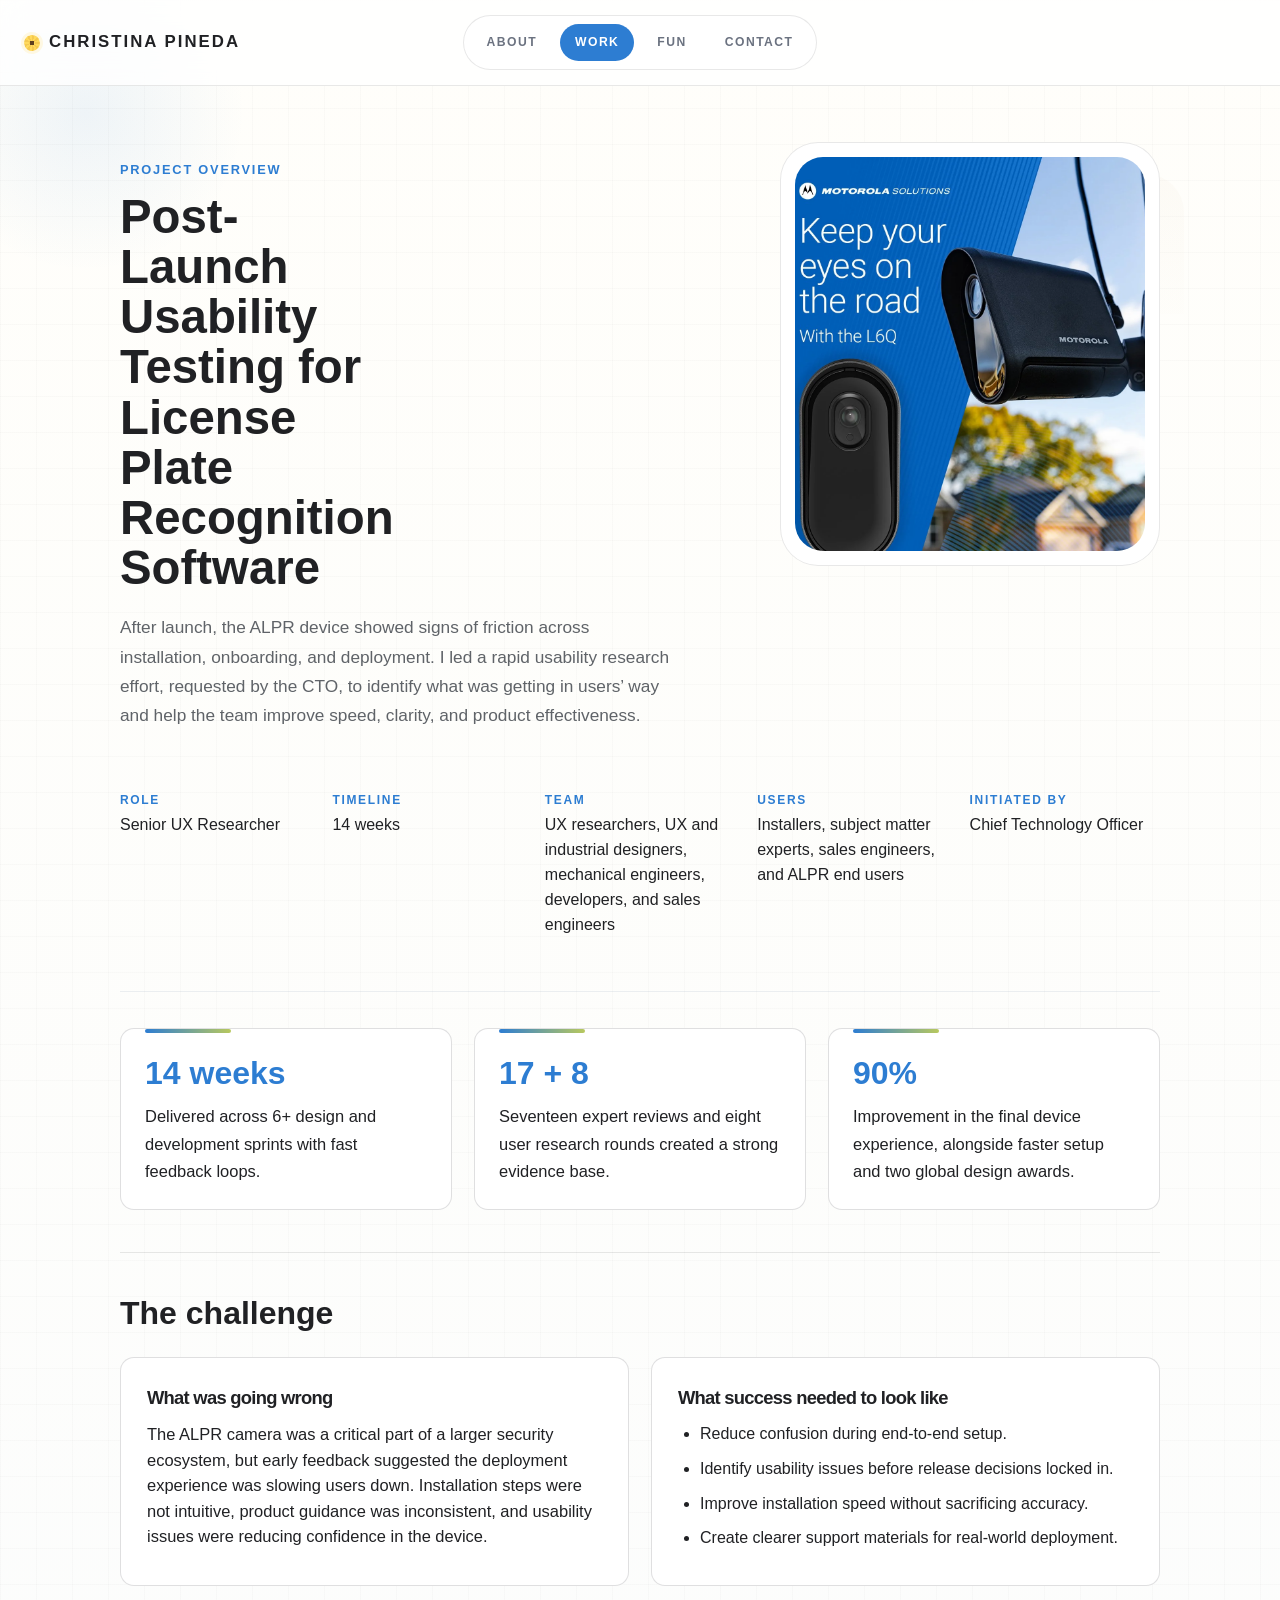
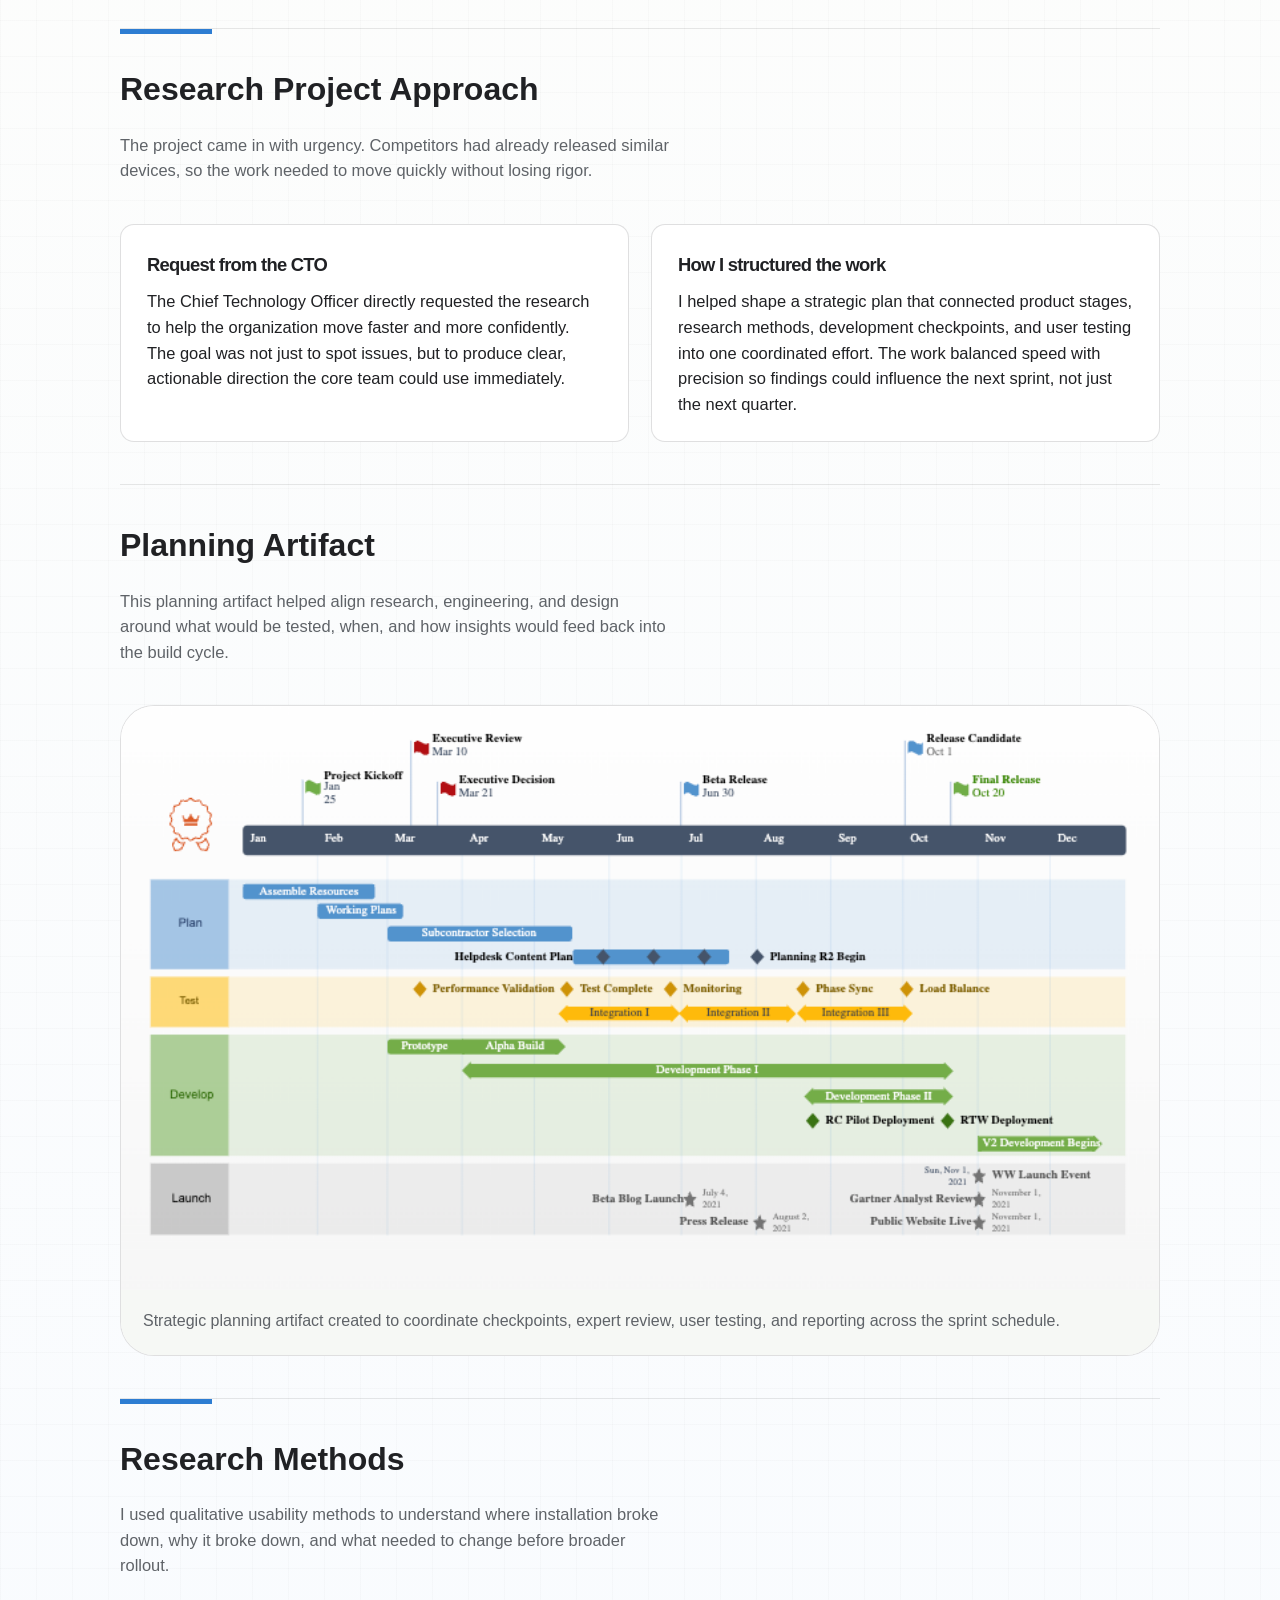
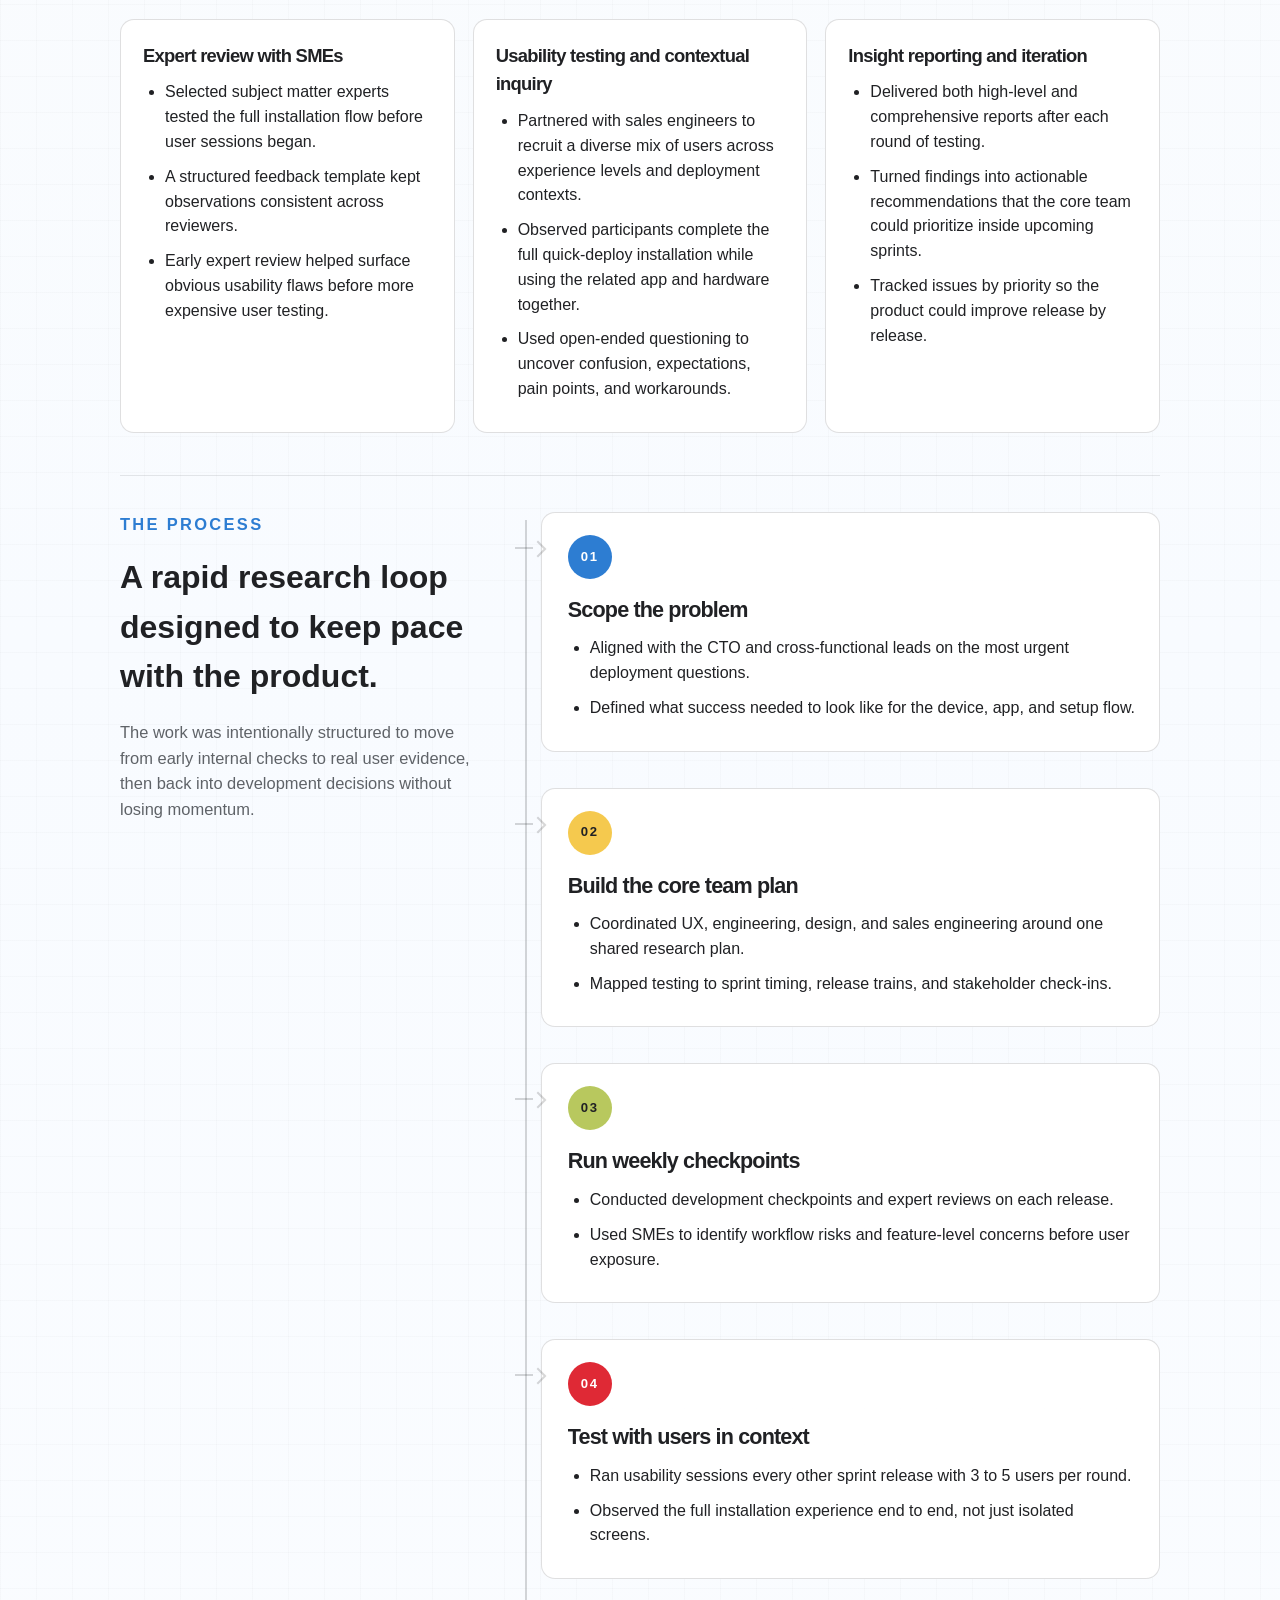
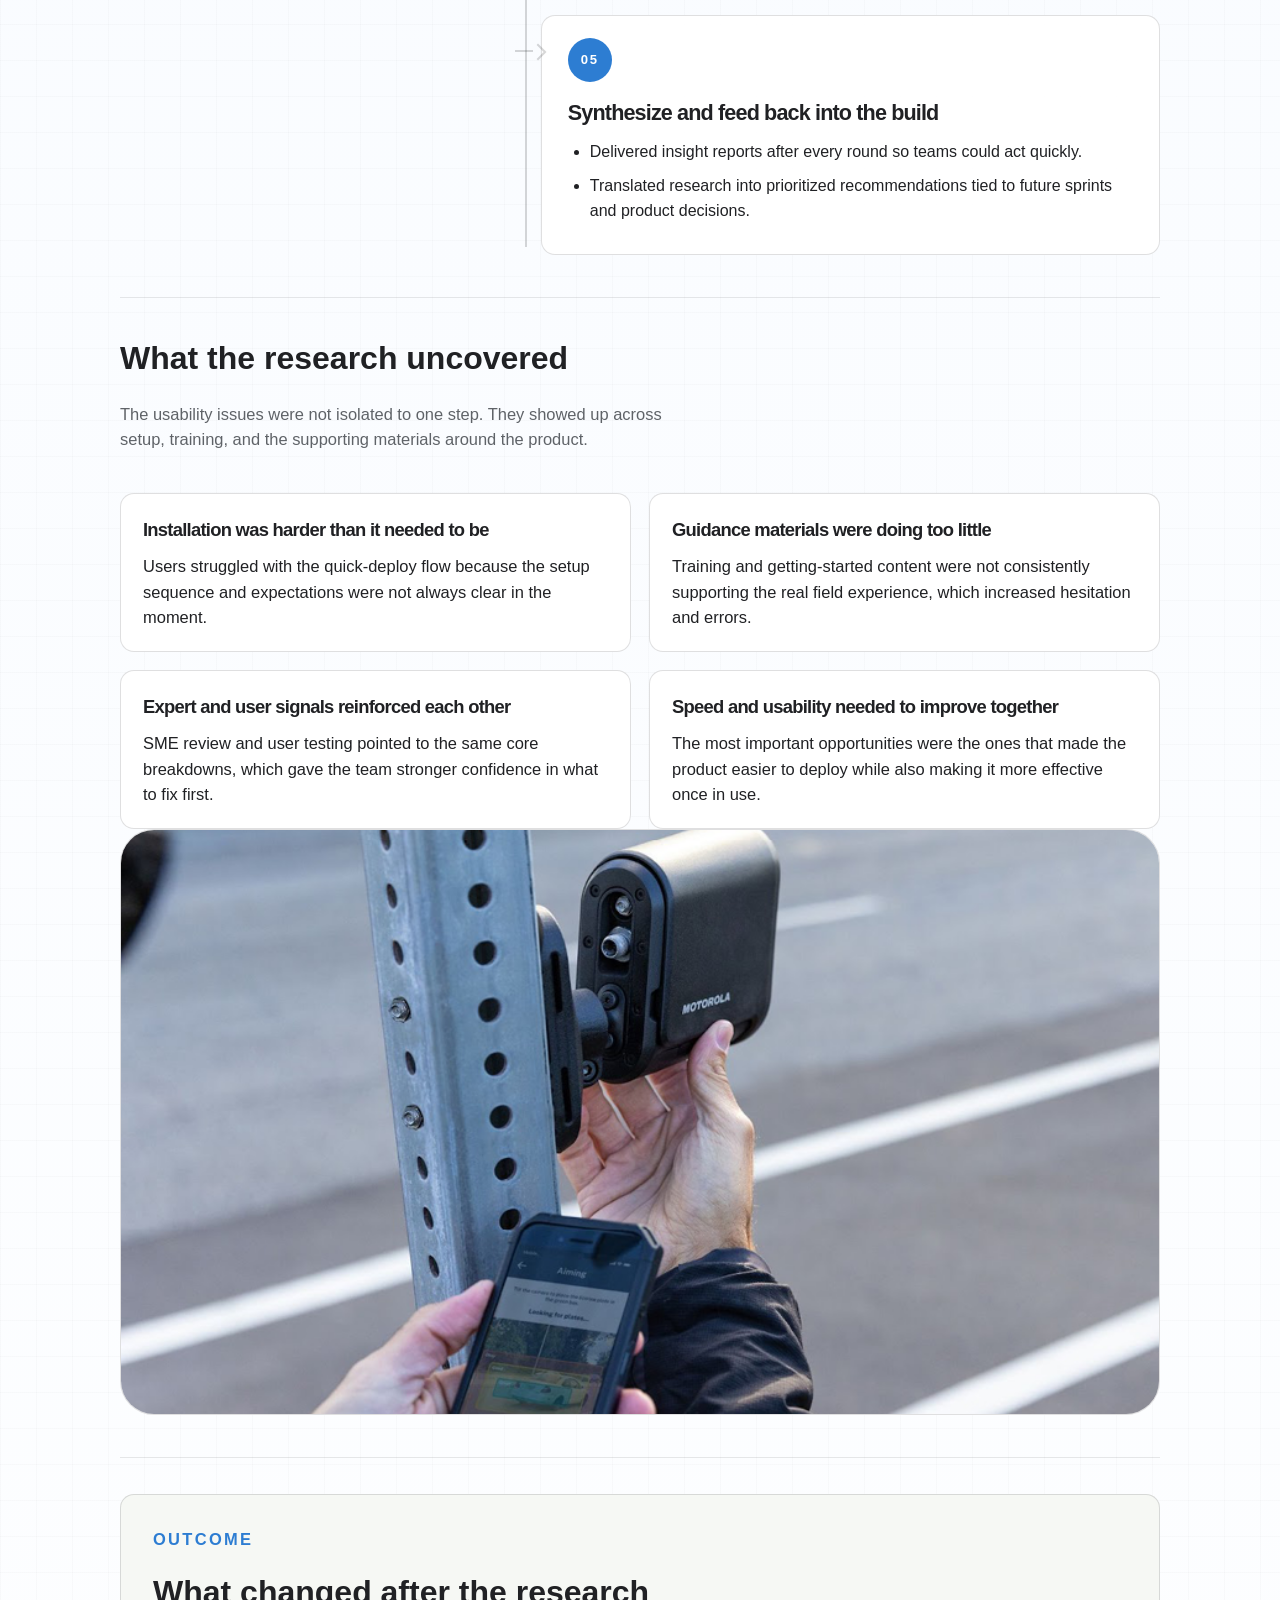
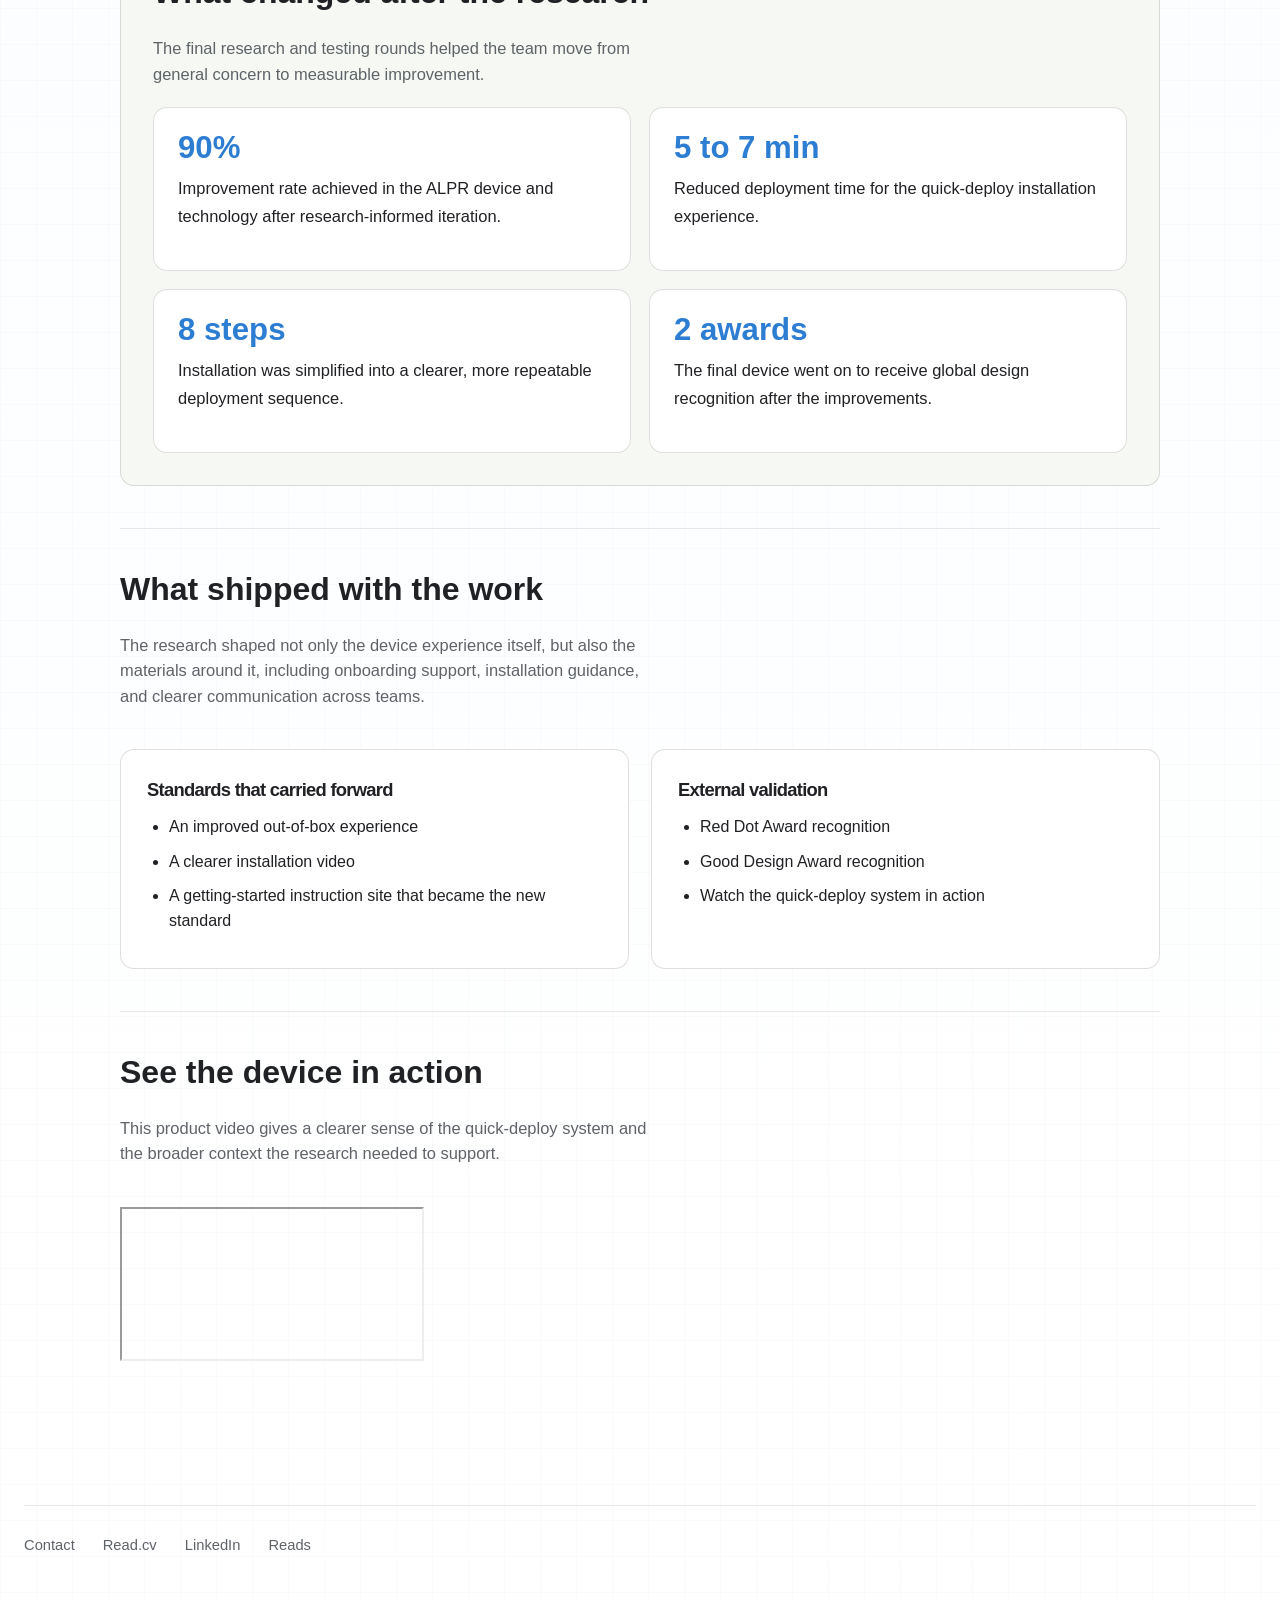
<file: l6q.html>
<!doctype html>
<html lang="en">
<head>
  <meta charset="utf-8">
  <meta name="viewport" content="width=device-width, initial-scale=1">
  <meta name="description" content="Case study by Christina Pineda on post-launch usability testing for license plate recognition software and quick-deploy hardware.">
  <title>License Plate Reader - Christina Pineda</title>
  <link rel="stylesheet" href="styles.css">
</head>
<body>
  <a class="skip-link" href="#main">Skip to content</a>
  <header class="site-header">
    <a class="brand" href="index.html">Christina Pineda</a>
    <nav class="site-nav" aria-label="Primary navigation">
      <a href="index.html">About</a>
      <a href="work.html" aria-current="page">Work</a>
      <a href="fun.html">Fun</a>
      <a href="mailto:cepineda7@gmail.com">Contact</a>
    </nav>
  </header>

  <main id="main" class="page-shell case-study-page page-alpr">
    <section class="case-hero">
      <div class="case-hero-top">
        <div class="case-header-copy">
          <p class="eyebrow">Project Overview</p>
          <h1>Post-Launch Usability Testing for License Plate Recognition Software</h1>
          <p class="case-intro">After launch, the ALPR device showed signs of friction across installation, onboarding, and deployment. I led a rapid usability research effort, requested by the CTO, to identify what was getting in users’ way and help the team improve speed, clarity, and product effectiveness.</p>
        </div>
        <div class="case-image case-hero-image">
          <img src="assets/case-study/alpr/alpr-hero.jpg" alt="License plate recognition software and hardware in use during a field deployment">
        </div>
      </div>
      <dl class="meta-list">
        <div><dt>Role</dt><dd>Senior UX Researcher</dd></div>
        <div><dt>Timeline</dt><dd>14 weeks</dd></div>
        <div><dt>Team</dt><dd>UX researchers, UX and industrial designers, mechanical engineers, developers, and sales engineers</dd></div>
        <div><dt>Users</dt><dd>Installers, subject matter experts, sales engineers, and ALPR end users</dd></div>
        <div><dt>Initiated By</dt><dd>Chief Technology Officer</dd></div>
      </dl>
    </section>

    <section class="case-section case-highlights">
      <div class="case-highlight-card">
        <span class="case-highlight-value">14 weeks</span>
        <p>Delivered across 6+ design and development sprints with fast feedback loops.</p>
      </div>
      <div class="case-highlight-card">
        <span class="case-highlight-value">17 + 8</span>
        <p>Seventeen expert reviews and eight user research rounds created a strong evidence base.</p>
      </div>
      <div class="case-highlight-card">
        <span class="case-highlight-value">90%</span>
        <p>Improvement in the final device experience, alongside faster setup and two global design awards.</p>
      </div>
    </section>

    <section class="case-section case-section-feature">
      <h2>The challenge</h2>
      <div class="case-dual-panel">
        <article class="case-panel">
          <h3>What was going wrong</h3>
          <p>The ALPR camera was a critical part of a larger security ecosystem, but early feedback suggested the deployment experience was slowing users down. Installation steps were not intuitive, product guidance was inconsistent, and usability issues were reducing confidence in the device.</p>
        </article>
        <article class="case-panel">
          <h3>What success needed to look like</h3>
          <ul>
            <li>Reduce confusion during end-to-end setup.</li>
            <li>Identify usability issues before release decisions locked in.</li>
            <li>Improve installation speed without sacrificing accuracy.</li>
            <li>Create clearer support materials for real-world deployment.</li>
          </ul>
        </article>
      </div>
    </section>

    <section class="case-section case-section-methods">
      <div class="case-section-heading">
        <div>
          <h2>Research Project Approach</h2>
          <p class="case-section-lead">The project came in with urgency. Competitors had already released similar devices, so the work needed to move quickly without losing rigor.</p>
        </div>
      </div>
      <div class="case-dual-panel">
        <article class="case-panel">
          <h3>Request from the CTO</h3>
          <p>The Chief Technology Officer directly requested the research to help the organization move faster and more confidently. The goal was not just to spot issues, but to produce clear, actionable direction the core team could use immediately.</p>
        </article>
        <article class="case-panel">
          <h3>How I structured the work</h3>
          <p>I helped shape a strategic plan that connected product stages, research methods, development checkpoints, and user testing into one coordinated effort. The work balanced speed with precision so findings could influence the next sprint, not just the next quarter.</p>
        </article>
      </div>
    </section>

    <section class="case-section case-section-artifact">
      <div class="case-section-heading">
        <div>
          <h2>Planning Artifact</h2>
          <p class="case-section-lead">This planning artifact helped align research, engineering, and design around what would be tested, when, and how insights would feed back into the build cycle.</p>
        </div>
      </div>
      <figure class="case-artifact">
        <img src="assets/case-study/alpr/alpr-plan.png" alt="Strategic planning artifact for the ALPR usability research timeline and sprint coordination">
        <figcaption>Strategic planning artifact created to coordinate checkpoints, expert review, user testing, and reporting across the sprint schedule.</figcaption>
      </figure>
    </section>

    <section class="case-section case-section-methods">
      <div class="case-section-heading">
        <div>
          <h2>Research Methods</h2>
          <p class="case-section-lead">I used qualitative usability methods to understand where installation broke down, why it broke down, and what needed to change before broader rollout.</p>
        </div>
      </div>
      <div class="case-method-grid">
        <article class="case-method-card">
          <h3>Expert review with SMEs</h3>
          <ul>
            <li>Selected subject matter experts tested the full installation flow before user sessions began.</li>
            <li>A structured feedback template kept observations consistent across reviewers.</li>
            <li>Early expert review helped surface obvious usability flaws before more expensive user testing.</li>
          </ul>
        </article>
        <article class="case-method-card">
          <h3>Usability testing and contextual inquiry</h3>
          <ul>
            <li>Partnered with sales engineers to recruit a diverse mix of users across experience levels and deployment contexts.</li>
            <li>Observed participants complete the full quick-deploy installation while using the related app and hardware together.</li>
            <li>Used open-ended questioning to uncover confusion, expectations, pain points, and workarounds.</li>
          </ul>
        </article>
        <article class="case-method-card">
          <h3>Insight reporting and iteration</h3>
          <ul>
            <li>Delivered both high-level and comprehensive reports after each round of testing.</li>
            <li>Turned findings into actionable recommendations that the core team could prioritize inside upcoming sprints.</li>
            <li>Tracked issues by priority so the product could improve release by release.</li>
          </ul>
        </article>
      </div>
    </section>

    <section class="case-section case-section-process">
      <div class="case-process-layout">
        <div class="case-process-intro">
          <p class="eyebrow">The Process</p>
          <h2>A rapid research loop designed to keep pace with the product.</h2>
          <p>The work was intentionally structured to move from early internal checks to real user evidence, then back into development decisions without losing momentum.</p>
        </div>
        <div class="case-process-grid">
          <div class="case-subsection case-process-card">
            <span class="case-step-number">01</span>
            <h3>Scope the problem</h3>
            <ul>
              <li>Aligned with the CTO and cross-functional leads on the most urgent deployment questions.</li>
              <li>Defined what success needed to look like for the device, app, and setup flow.</li>
            </ul>
          </div>
          <div class="case-subsection case-process-card">
            <span class="case-step-number">02</span>
            <h3>Build the core team plan</h3>
            <ul>
              <li>Coordinated UX, engineering, design, and sales engineering around one shared research plan.</li>
              <li>Mapped testing to sprint timing, release trains, and stakeholder check-ins.</li>
            </ul>
          </div>
          <div class="case-subsection case-process-card">
            <span class="case-step-number">03</span>
            <h3>Run weekly checkpoints</h3>
            <ul>
              <li>Conducted development checkpoints and expert reviews on each release.</li>
              <li>Used SMEs to identify workflow risks and feature-level concerns before user exposure.</li>
            </ul>
          </div>
          <div class="case-subsection case-process-card">
            <span class="case-step-number">04</span>
            <h3>Test with users in context</h3>
            <ul>
              <li>Ran usability sessions every other sprint release with 3 to 5 users per round.</li>
              <li>Observed the full installation experience end to end, not just isolated screens.</li>
            </ul>
          </div>
          <div class="case-subsection case-process-card case-process-card-wide">
            <span class="case-step-number">05</span>
            <h3>Synthesize and feed back into the build</h3>
            <ul>
              <li>Delivered insight reports after every round so teams could act quickly.</li>
              <li>Translated research into prioritized recommendations tied to future sprints and product decisions.</li>
            </ul>
          </div>
        </div>
      </div>
    </section>

    <section class="case-section case-section-findings">
      <div class="case-section-heading">
        <div>
          <h2>What the research uncovered</h2>
          <p class="case-section-lead">The usability issues were not isolated to one step. They showed up across setup, training, and the supporting materials around the product.</p>
        </div>
      </div>
      <div class="case-insight-grid">
        <article class="case-insight-card">
          <h3>Installation was harder than it needed to be</h3>
          <p>Users struggled with the quick-deploy flow because the setup sequence and expectations were not always clear in the moment.</p>
        </article>
        <article class="case-insight-card">
          <h3>Guidance materials were doing too little</h3>
          <p>Training and getting-started content were not consistently supporting the real field experience, which increased hesitation and errors.</p>
        </article>
        <article class="case-insight-card">
          <h3>Expert and user signals reinforced each other</h3>
          <p>SME review and user testing pointed to the same core breakdowns, which gave the team stronger confidence in what to fix first.</p>
        </article>
        <article class="case-insight-card">
          <h3>Speed and usability needed to improve together</h3>
          <p>The most important opportunities were the ones that made the product easier to deploy while also making it more effective once in use.</p>
        </article>
      </div>
      <figure class="case-artifact case-findings-artifact">
        <img src="assets/case-study/alpr/alpr-feature-block.png" alt="ALPR quick-deploy installation setup showing hardware mounted in the field">
      </figure>
    </section>

    <section class="case-section case-section-impact">
      <div class="case-impact-band">
        <div class="case-impact-intro">
          <p class="eyebrow">Outcome</p>
          <h2>What changed after the research</h2>
          <p>The final research and testing rounds helped the team move from general concern to measurable improvement.</p>
        </div>
        <div class="case-impact-grid">
          <article class="case-impact-card">
            <span class="case-impact-number">90%</span>
            <p>Improvement rate achieved in the ALPR device and technology after research-informed iteration.</p>
          </article>
          <article class="case-impact-card">
            <span class="case-impact-number">5 to 7 min</span>
            <p>Reduced deployment time for the quick-deploy installation experience.</p>
          </article>
          <article class="case-impact-card">
            <span class="case-impact-number">8 steps</span>
            <p>Installation was simplified into a clearer, more repeatable deployment sequence.</p>
          </article>
          <article class="case-impact-card">
            <span class="case-impact-number">2 awards</span>
            <p>The final device went on to receive global design recognition after the improvements.</p>
          </article>
        </div>
      </div>
    </section>

    <section class="case-section case-section-artifact">
      <div class="case-section-heading">
        <div>
          <h2>What shipped with the work</h2>
          <p class="case-section-lead">The research shaped not only the device experience itself, but also the materials around it, including onboarding support, installation guidance, and clearer communication across teams.</p>
        </div>
      </div>
      <div class="case-dual-panel">
        <article class="case-panel">
          <h3>Standards that carried forward</h3>
          <ul>
            <li>An improved out-of-box experience</li>
            <li>A clearer installation video</li>
            <li>A getting-started instruction site that became the new standard</li>
          </ul>
        </article>
        <article class="case-panel">
          <h3>External validation</h3>
          <ul>
            <li><a href="https://www.red-dot.org/ko/project/l6q-64726" target="_blank" rel="noreferrer">Red Dot Award recognition</a></li>
            <li><a href="https://good-design.org/projects/l6q-quick-deploy-license-plate-recognition-camera-system/" target="_blank" rel="noreferrer">Good Design Award recognition</a></li>
            <li><a href="https://www.youtube.com/watch?v=CLN2pqJacwE" target="_blank" rel="noreferrer">Watch the quick-deploy system in action</a></li>
          </ul>
        </article>
      </div>
    </section>

    <section class="case-section case-section-video">
      <div class="case-section-heading">
        <div>
          <h2>See the device in action</h2>
          <p class="case-section-lead">This product video gives a clearer sense of the quick-deploy system and the broader context the research needed to support.</p>
        </div>
      </div>
      <div class="case-video-frame">
        <iframe
          src="https://www.youtube.com/embed/CLN2pqJacwE?start=3"
          title="Introduction to the L6Q Quick-Deploy LPR Camera System"
          loading="lazy"
          allow="accelerometer; autoplay; clipboard-write; encrypted-media; gyroscope; picture-in-picture; web-share"
          referrerpolicy="strict-origin-when-cross-origin"
          allowfullscreen>
        </iframe>
      </div>
    </section>
  </main>

  <footer class="site-footer">
    <nav class="footer-links" aria-label="External links">
      <a href="mailto:cepineda7@gmail.com">Contact</a>
      <a href="https://read.cv/christinapineda" target="_blank" rel="noreferrer">Read.cv</a>
      <a href="https://www.linkedin.com/in/christina-pineda-ms-hci-40b07bb6/" target="_blank" rel="noreferrer">LinkedIn</a>
      <a href="https://substack.com/@xtinapineda/reads" target="_blank" rel="noreferrer">Reads</a>
    </nav>
  </footer>
</body>
</html>
</file>
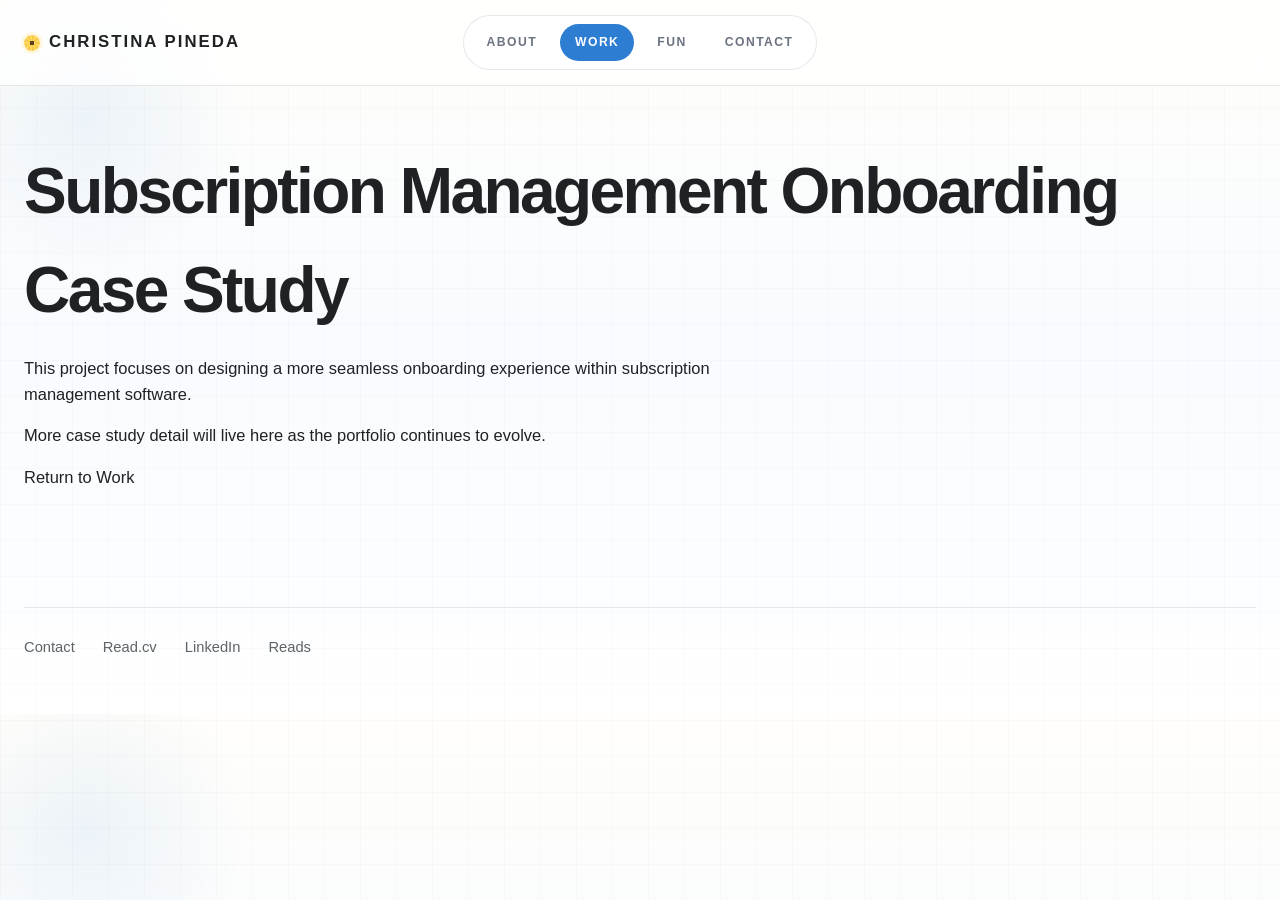
<file: project1.html>
<!doctype html>
<html lang="en">
<head>
  <meta charset="utf-8">
  <meta name="viewport" content="width=device-width, initial-scale=1">
  <meta name="description" content="Archived route from the original Squarespace portfolio.">
  <title>Christina Pineda</title>
  <link rel="stylesheet" href="styles.css">
</head>
<body>
  <a class="skip-link" href="#main">Skip to content</a>
  <header class="site-header">
    <a class="brand" href="index.html">Christina Pineda</a>
    <nav class="site-nav" aria-label="Primary navigation">
      <a href="index.html">About</a>
      <a href="work.html" aria-current="page">Work</a>
      <a href="fun.html">Fun</a>
      <a href="mailto:cepineda7@gmail.com">Contact</a>
    </nav>
  </header>
  <main id="main" class="page-shell broken-page">
    <h1>Subscription Management Onboarding Case Study</h1>
    <p>This project focuses on designing a more seamless onboarding experience within subscription management software.</p>
    <p>More case study detail will live here as the portfolio continues to evolve.</p>
    <p><a href="work.html">Return to Work</a></p>
  </main>
  <footer class="site-footer">
    <nav class="footer-links" aria-label="External links">
      <a href="mailto:cepineda7@gmail.com">Contact</a>
      <a href="https://read.cv/christinapineda" target="_blank" rel="noreferrer">Read.cv</a>
      <a href="https://www.linkedin.com/in/christina-pineda-ms-hci-40b07bb6/" target="_blank" rel="noreferrer">LinkedIn</a>
      <a href="https://substack.com/@xtinapineda/reads" target="_blank" rel="noreferrer">Reads</a>
    </nav>
  </footer>
</body>
</html>
</file>
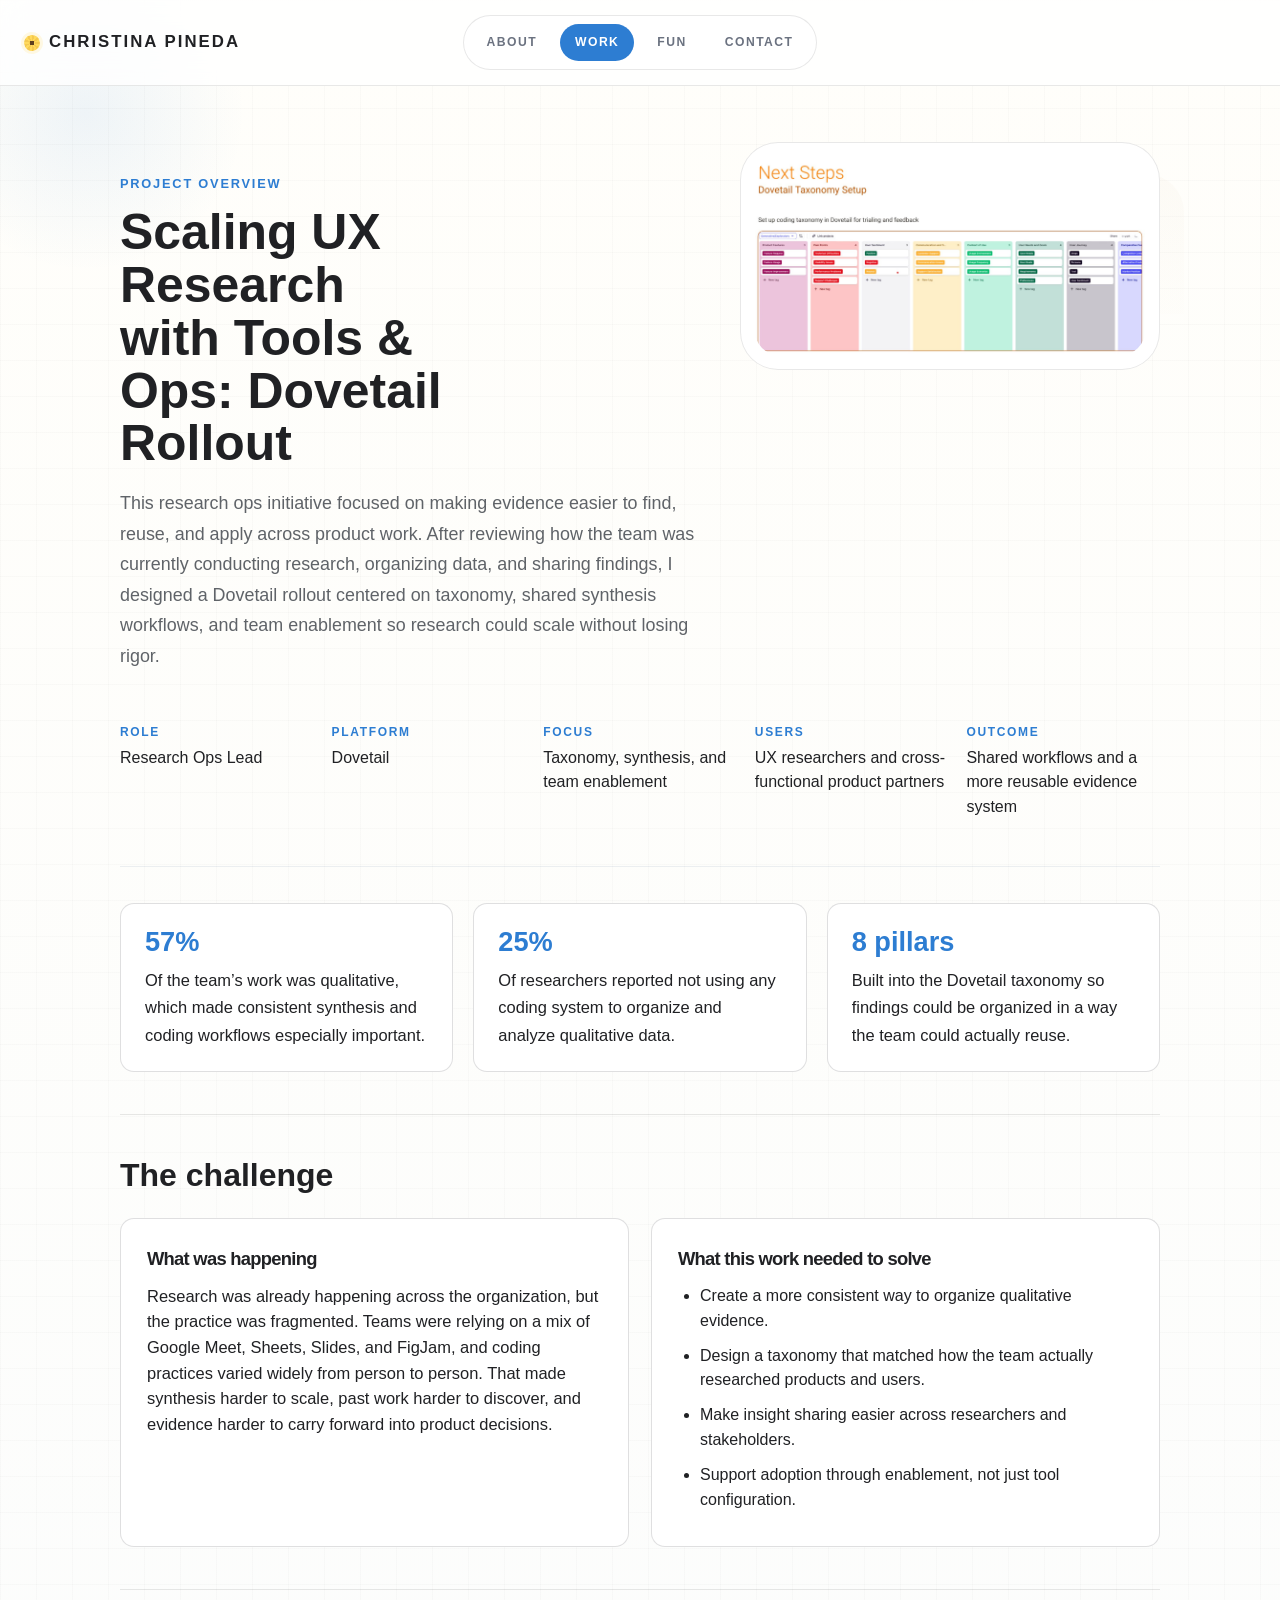
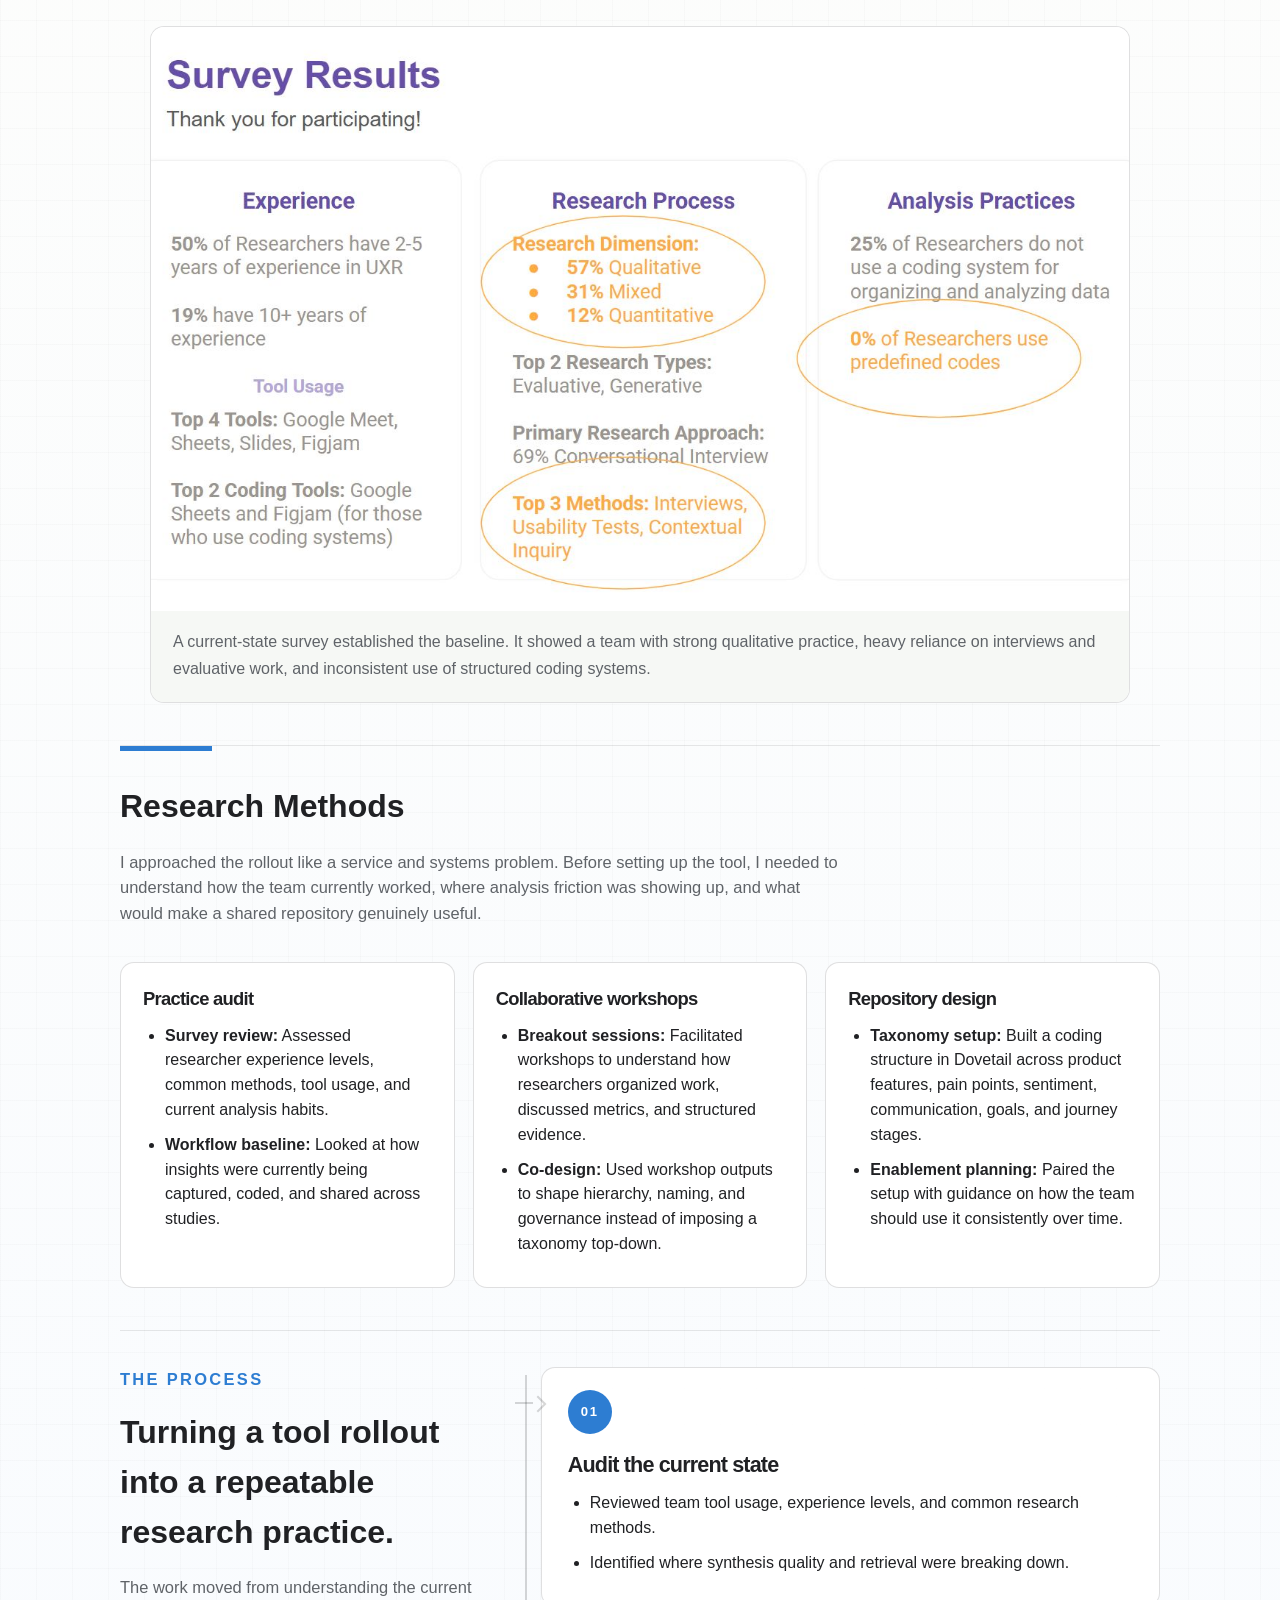
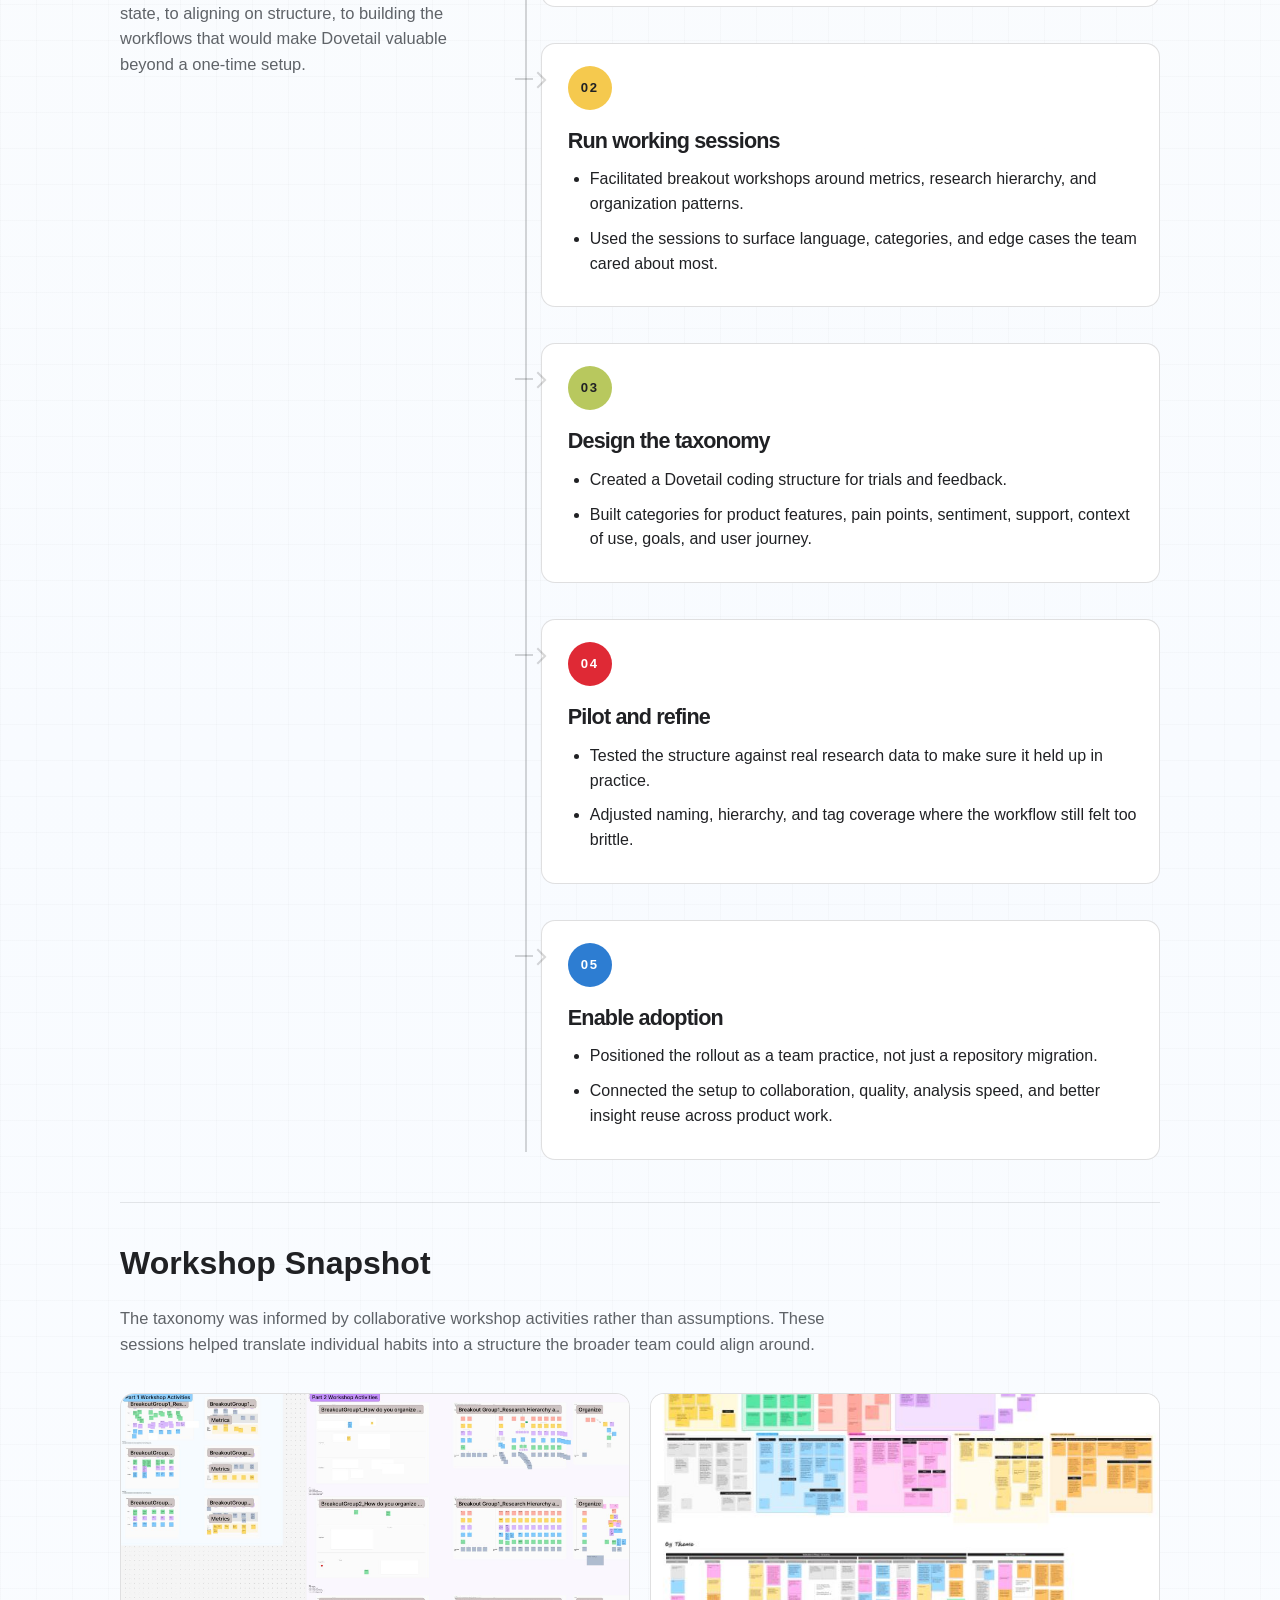
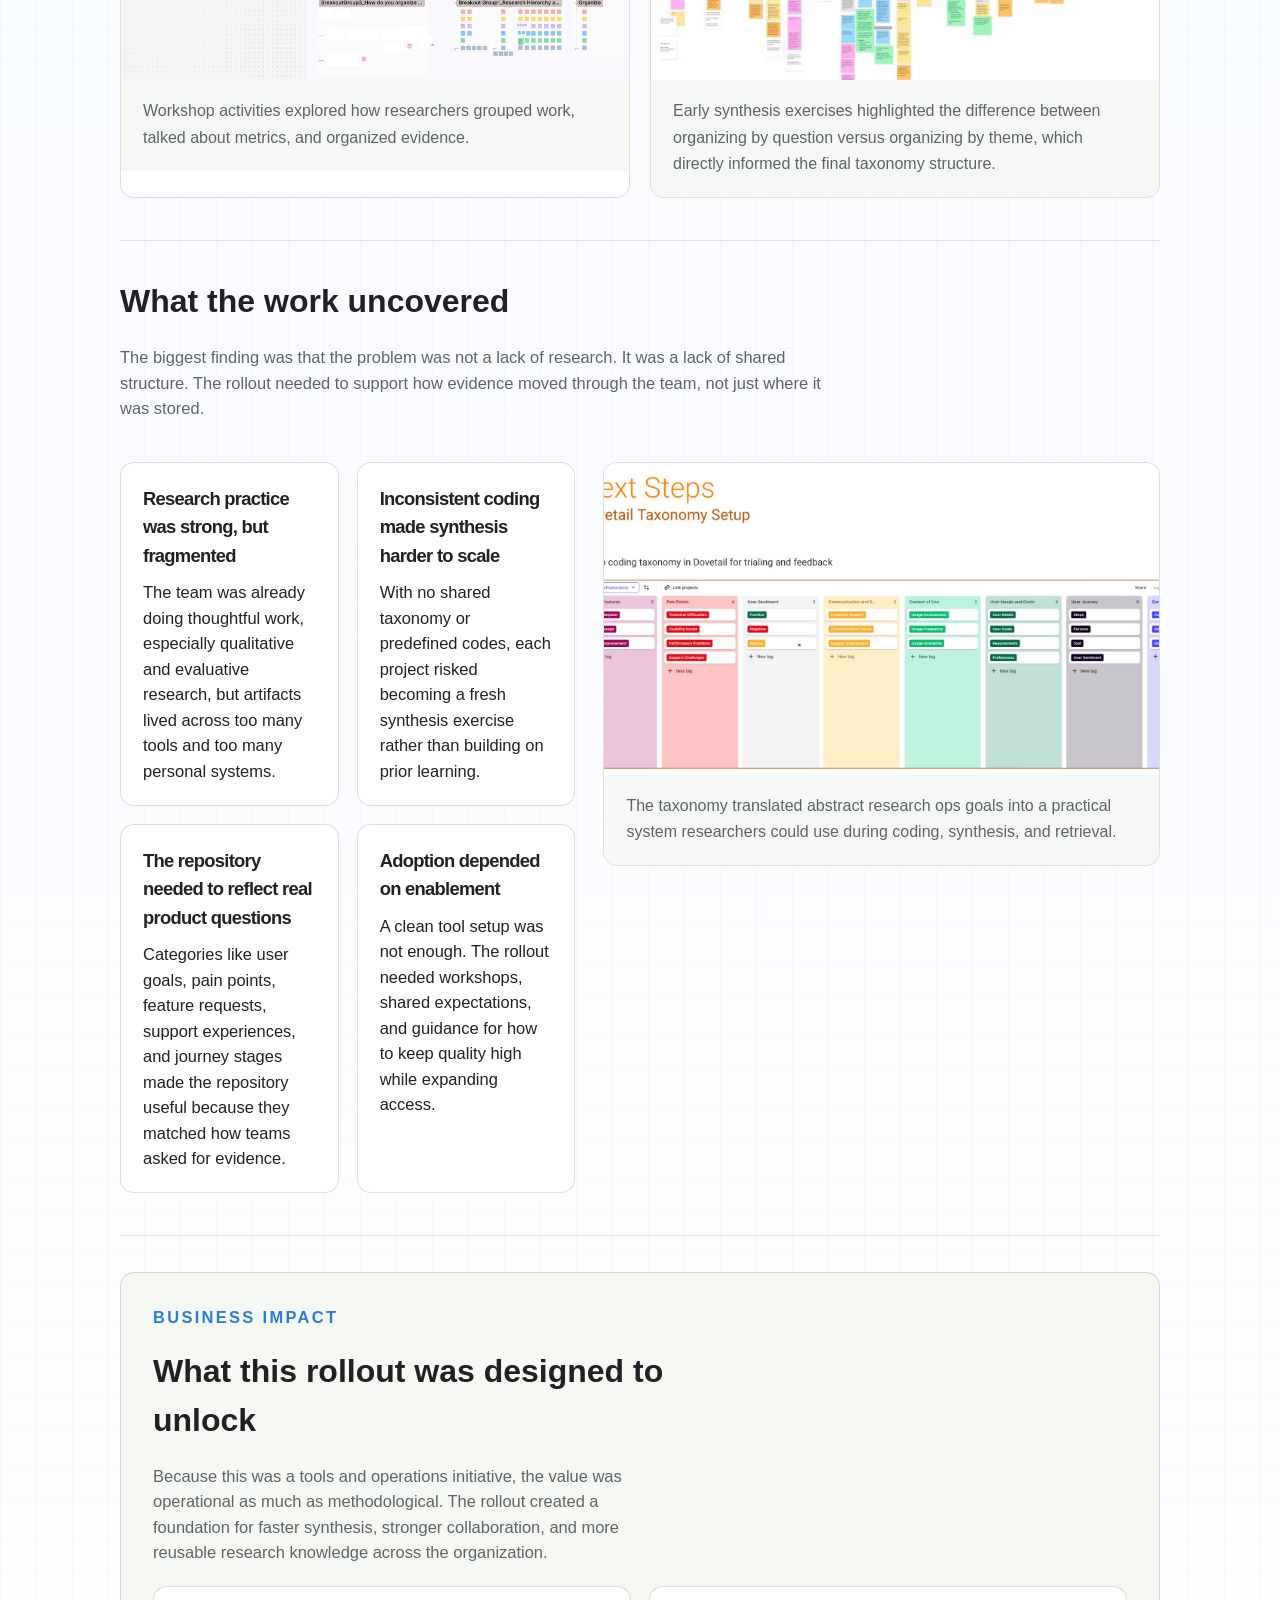
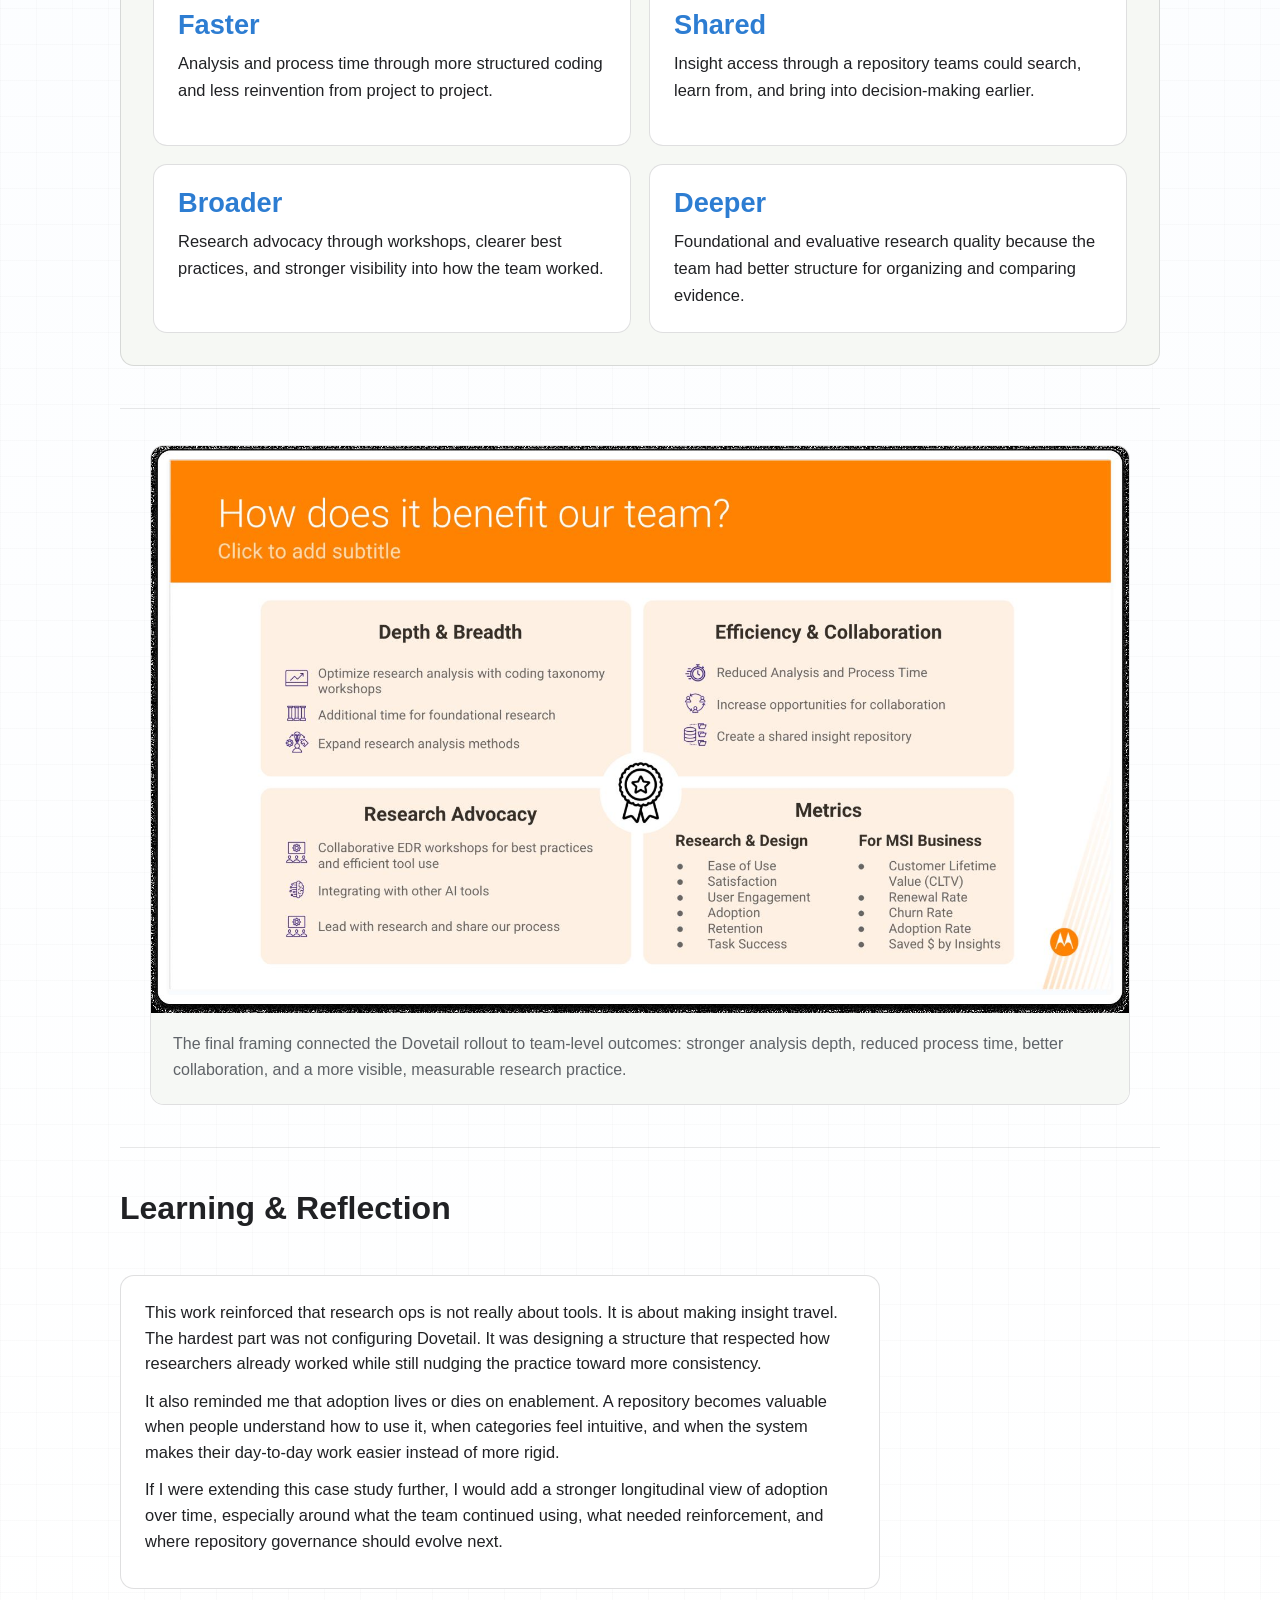
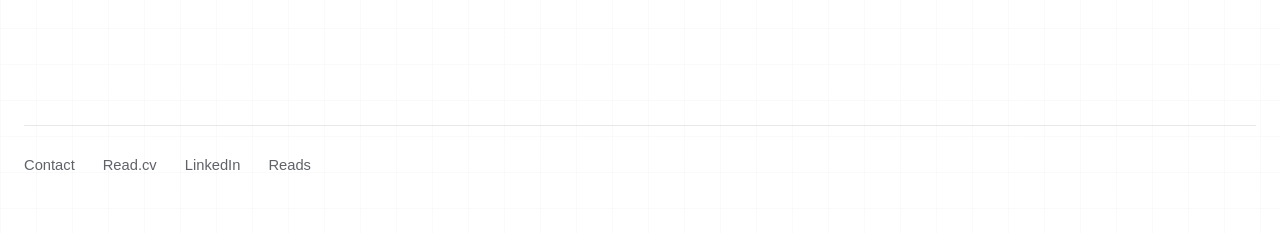
<file: researchops.html>
<!doctype html>
<html lang="en">
<head>
  <meta charset="utf-8">
  <meta name="viewport" content="width=device-width, initial-scale=1">
  <meta name="description" content="Case study by Christina Pineda on scaling UX research through a Dovetail rollout, taxonomy design, and research operations enablement.">
  <title>Dovetail Research Ops - Christina Pineda</title>
  <link rel="stylesheet" href="styles.css">
</head>
<body>
  <a class="skip-link" href="#main">Skip to content</a>
  <header class="site-header">
    <a class="brand" href="index.html">Christina Pineda</a>
    <nav class="site-nav" aria-label="Primary navigation">
      <a href="index.html">About</a>
      <a href="work.html" aria-current="page">Work</a>
      <a href="fun.html">Fun</a>
      <a href="mailto:cepineda7@gmail.com">Contact</a>
    </nav>
  </header>

  <main id="main" class="page-shell case-study-page page-researchops">
    <section class="case-hero">
      <div class="case-hero-top">
        <div class="case-header-copy">
          <p class="eyebrow">Project Overview</p>
          <h1>Scaling UX Research with Tools &amp; Ops: Dovetail Rollout</h1>
          <p class="case-intro">This research ops initiative focused on making evidence easier to find, reuse, and apply across product work. After reviewing how the team was currently conducting research, organizing data, and sharing findings, I designed a Dovetail rollout centered on taxonomy, shared synthesis workflows, and team enablement so research could scale without losing rigor.</p>
        </div>
        <div class="case-image case-hero-image">
          <img src="assets/case-study/researchops/dovetail-taxonomy-setup.jpg" alt="Dovetail taxonomy setup showing categories for product features, pain points, sentiment, support, context of use, goals, journey, and comparative findings">
        </div>
      </div>
      <dl class="meta-list">
        <div><dt>Role</dt><dd>Research Ops Lead</dd></div>
        <div><dt>Platform</dt><dd>Dovetail</dd></div>
        <div><dt>Focus</dt><dd>Taxonomy, synthesis, and team enablement</dd></div>
        <div><dt>Users</dt><dd>UX researchers and cross-functional product partners</dd></div>
        <div><dt>Outcome</dt><dd>Shared workflows and a more reusable evidence system</dd></div>
      </dl>
    </section>

    <section class="case-section case-highlights">
      <div class="case-highlight-card">
        <span class="case-highlight-value">57%</span>
        <p>Of the team’s work was qualitative, which made consistent synthesis and coding workflows especially important.</p>
      </div>
      <div class="case-highlight-card">
        <span class="case-highlight-value">25%</span>
        <p>Of researchers reported not using any coding system to organize and analyze qualitative data.</p>
      </div>
      <div class="case-highlight-card">
        <span class="case-highlight-value">8 pillars</span>
        <p>Built into the Dovetail taxonomy so findings could be organized in a way the team could actually reuse.</p>
      </div>
    </section>

    <section class="case-section case-section-feature">
      <h2>The challenge</h2>
      <div class="case-dual-panel">
        <article class="case-panel">
          <h3>What was happening</h3>
          <p>Research was already happening across the organization, but the practice was fragmented. Teams were relying on a mix of Google Meet, Sheets, Slides, and FigJam, and coding practices varied widely from person to person. That made synthesis harder to scale, past work harder to discover, and evidence harder to carry forward into product decisions.</p>
        </article>
        <article class="case-panel">
          <h3>What this work needed to solve</h3>
          <ul>
            <li>Create a more consistent way to organize qualitative evidence.</li>
            <li>Design a taxonomy that matched how the team actually researched products and users.</li>
            <li>Make insight sharing easier across researchers and stakeholders.</li>
            <li>Support adoption through enablement, not just tool configuration.</li>
          </ul>
        </article>
      </div>
    </section>

    <section class="case-section case-section-journey-artifact">
      <figure class="case-artifact case-journey-artifact">
        <img src="assets/case-study/researchops/dovetail-survey-results.jpg" alt="Survey results slide summarizing researcher experience levels, research process patterns, top methods, and analysis practices">
        <figcaption>A current-state survey established the baseline. It showed a team with strong qualitative practice, heavy reliance on interviews and evaluative work, and inconsistent use of structured coding systems.</figcaption>
      </figure>
    </section>

    <section class="case-section case-section-methods">
      <div class="case-section-heading">
        <div>
          <h2>Research Methods</h2>
          <p class="case-section-lead">I approached the rollout like a service and systems problem. Before setting up the tool, I needed to understand how the team currently worked, where analysis friction was showing up, and what would make a shared repository genuinely useful.</p>
        </div>
      </div>
      <div class="case-method-grid">
        <article class="case-method-card">
          <h3>Practice audit</h3>
          <ul>
            <li><strong>Survey review:</strong> Assessed researcher experience levels, common methods, tool usage, and current analysis habits.</li>
            <li><strong>Workflow baseline:</strong> Looked at how insights were currently being captured, coded, and shared across studies.</li>
          </ul>
        </article>
        <article class="case-method-card">
          <h3>Collaborative workshops</h3>
          <ul>
            <li><strong>Breakout sessions:</strong> Facilitated workshops to understand how researchers organized work, discussed metrics, and structured evidence.</li>
            <li><strong>Co-design:</strong> Used workshop outputs to shape hierarchy, naming, and governance instead of imposing a taxonomy top-down.</li>
          </ul>
        </article>
        <article class="case-method-card">
          <h3>Repository design</h3>
          <ul>
            <li><strong>Taxonomy setup:</strong> Built a coding structure in Dovetail across product features, pain points, sentiment, communication, goals, and journey stages.</li>
            <li><strong>Enablement planning:</strong> Paired the setup with guidance on how the team should use it consistently over time.</li>
          </ul>
        </article>
      </div>
    </section>

    <section class="case-section case-section-process">
      <div class="case-process-layout">
        <div class="case-process-intro">
          <p class="eyebrow">The Process</p>
          <h2>Turning a tool rollout into a repeatable research practice.</h2>
          <p>The work moved from understanding the current state, to aligning on structure, to building the workflows that would make Dovetail valuable beyond a one-time setup.</p>
        </div>
        <div class="case-process-grid">
          <div class="case-subsection case-process-card">
            <span class="case-step-number">01</span>
            <h3>Audit the current state</h3>
            <ul>
              <li>Reviewed team tool usage, experience levels, and common research methods.</li>
              <li>Identified where synthesis quality and retrieval were breaking down.</li>
            </ul>
          </div>
          <div class="case-subsection case-process-card">
            <span class="case-step-number">02</span>
            <h3>Run working sessions</h3>
            <ul>
              <li>Facilitated breakout workshops around metrics, research hierarchy, and organization patterns.</li>
              <li>Used the sessions to surface language, categories, and edge cases the team cared about most.</li>
            </ul>
          </div>
          <div class="case-subsection case-process-card">
            <span class="case-step-number">03</span>
            <h3>Design the taxonomy</h3>
            <ul>
              <li>Created a Dovetail coding structure for trials and feedback.</li>
              <li>Built categories for product features, pain points, sentiment, support, context of use, goals, and user journey.</li>
            </ul>
          </div>
          <div class="case-subsection case-process-card">
            <span class="case-step-number">04</span>
            <h3>Pilot and refine</h3>
            <ul>
              <li>Tested the structure against real research data to make sure it held up in practice.</li>
              <li>Adjusted naming, hierarchy, and tag coverage where the workflow still felt too brittle.</li>
            </ul>
          </div>
          <div class="case-subsection case-process-card case-process-card-wide">
            <span class="case-step-number">05</span>
            <h3>Enable adoption</h3>
            <ul>
              <li>Positioned the rollout as a team practice, not just a repository migration.</li>
              <li>Connected the setup to collaboration, quality, analysis speed, and better insight reuse across product work.</li>
            </ul>
          </div>
        </div>
      </div>
    </section>

    <section class="case-section case-section-artifact">
      <div class="case-section-heading">
        <div>
          <h2>Workshop Snapshot</h2>
          <p class="case-section-lead">The taxonomy was informed by collaborative workshop activities rather than assumptions. These sessions helped translate individual habits into a structure the broader team could align around.</p>
        </div>
      </div>
      <div class="case-artifact-gallery">
        <figure class="case-artifact">
          <img src="assets/case-study/researchops/dovetail-workshops.jpg" alt="Workshop activities showing breakout groups organizing research hierarchy and repository structure">
          <figcaption>Workshop activities explored how researchers grouped work, talked about metrics, and organized evidence.</figcaption>
        </figure>
        <figure class="case-artifact">
          <img src="assets/case-study/researchops/dovetail-synthesis-board.jpg" alt="Digital synthesis board showing notes grouped by question and by theme">
          <figcaption>Early synthesis exercises highlighted the difference between organizing by question versus organizing by theme, which directly informed the final taxonomy structure.</figcaption>
        </figure>
      </div>
    </section>

    <section class="case-section case-section-findings">
      <div class="case-section-heading">
        <div>
          <h2>What the work uncovered</h2>
          <p class="case-section-lead">The biggest finding was that the problem was not a lack of research. It was a lack of shared structure. The rollout needed to support how evidence moved through the team, not just where it was stored.</p>
        </div>
      </div>
      <div class="case-findings-layout">
        <div class="case-insight-grid">
          <article class="case-insight-card">
            <h3>Research practice was strong, but fragmented</h3>
            <p>The team was already doing thoughtful work, especially qualitative and evaluative research, but artifacts lived across too many tools and too many personal systems.</p>
          </article>
          <article class="case-insight-card">
            <h3>Inconsistent coding made synthesis harder to scale</h3>
            <p>With no shared taxonomy or predefined codes, each project risked becoming a fresh synthesis exercise rather than building on prior learning.</p>
          </article>
          <article class="case-insight-card">
            <h3>The repository needed to reflect real product questions</h3>
            <p>Categories like user goals, pain points, feature requests, support experiences, and journey stages made the repository useful because they matched how teams asked for evidence.</p>
          </article>
          <article class="case-insight-card">
            <h3>Adoption depended on enablement</h3>
            <p>A clean tool setup was not enough. The rollout needed workshops, shared expectations, and guidance for how to keep quality high while expanding access.</p>
          </article>
        </div>
        <figure class="case-artifact case-inline-artifact">
          <img src="assets/case-study/researchops/dovetail-taxonomy-setup.jpg" alt="Configured Dovetail taxonomy with multiple structured tag categories">
          <figcaption>The taxonomy translated abstract research ops goals into a practical system researchers could use during coding, synthesis, and retrieval.</figcaption>
        </figure>
      </div>
    </section>

    <section class="case-section case-section-impact">
      <div class="case-impact-band">
        <div class="case-impact-intro">
          <p class="eyebrow">Business Impact</p>
          <h2>What this rollout was designed to unlock</h2>
          <p>Because this was a tools and operations initiative, the value was operational as much as methodological. The rollout created a foundation for faster synthesis, stronger collaboration, and more reusable research knowledge across the organization.</p>
        </div>
        <div class="case-impact-grid">
          <article class="case-impact-card">
            <span class="case-impact-number">Faster</span>
            <p>Analysis and process time through more structured coding and less reinvention from project to project.</p>
          </article>
          <article class="case-impact-card">
            <span class="case-impact-number">Shared</span>
            <p>Insight access through a repository teams could search, learn from, and bring into decision-making earlier.</p>
          </article>
          <article class="case-impact-card">
            <span class="case-impact-number">Broader</span>
            <p>Research advocacy through workshops, clearer best practices, and stronger visibility into how the team worked.</p>
          </article>
          <article class="case-impact-card">
            <span class="case-impact-number">Deeper</span>
            <p>Foundational and evaluative research quality because the team had better structure for organizing and comparing evidence.</p>
          </article>
        </div>
      </div>
    </section>

    <section class="case-section case-section-journey-artifact">
      <figure class="case-artifact case-journey-artifact">
        <img src="assets/case-study/researchops/dovetail-benefits.jpg" alt="Slide outlining benefits of the Dovetail rollout across depth and breadth, efficiency and collaboration, research advocacy, and metrics">
        <figcaption>The final framing connected the Dovetail rollout to team-level outcomes: stronger analysis depth, reduced process time, better collaboration, and a more visible, measurable research practice.</figcaption>
      </figure>
    </section>

    <section class="case-section case-section-reflection">
      <div class="case-section-heading">
        <div>
          <h2>Learning &amp; Reflection</h2>
        </div>
      </div>
      <div class="case-reflection">
        <p>This work reinforced that research ops is not really about tools. It is about making insight travel. The hardest part was not configuring Dovetail. It was designing a structure that respected how researchers already worked while still nudging the practice toward more consistency.</p>
        <p>It also reminded me that adoption lives or dies on enablement. A repository becomes valuable when people understand how to use it, when categories feel intuitive, and when the system makes their day-to-day work easier instead of more rigid.</p>
        <p>If I were extending this case study further, I would add a stronger longitudinal view of adoption over time, especially around what the team continued using, what needed reinforcement, and where repository governance should evolve next.</p>
      </div>
    </section>
  </main>

  <footer class="site-footer">
    <nav class="footer-links" aria-label="External links">
      <a href="mailto:cepineda7@gmail.com">Contact</a>
      <a href="https://read.cv/christinapineda" target="_blank" rel="noreferrer">Read.cv</a>
      <a href="https://www.linkedin.com/in/christina-pineda-ms-hci-40b07bb6/" target="_blank" rel="noreferrer">LinkedIn</a>
      <a href="https://substack.com/@xtinapineda/reads" target="_blank" rel="noreferrer">Reads</a>
    </nav>
  </footer>
</body>
</html>
</file>
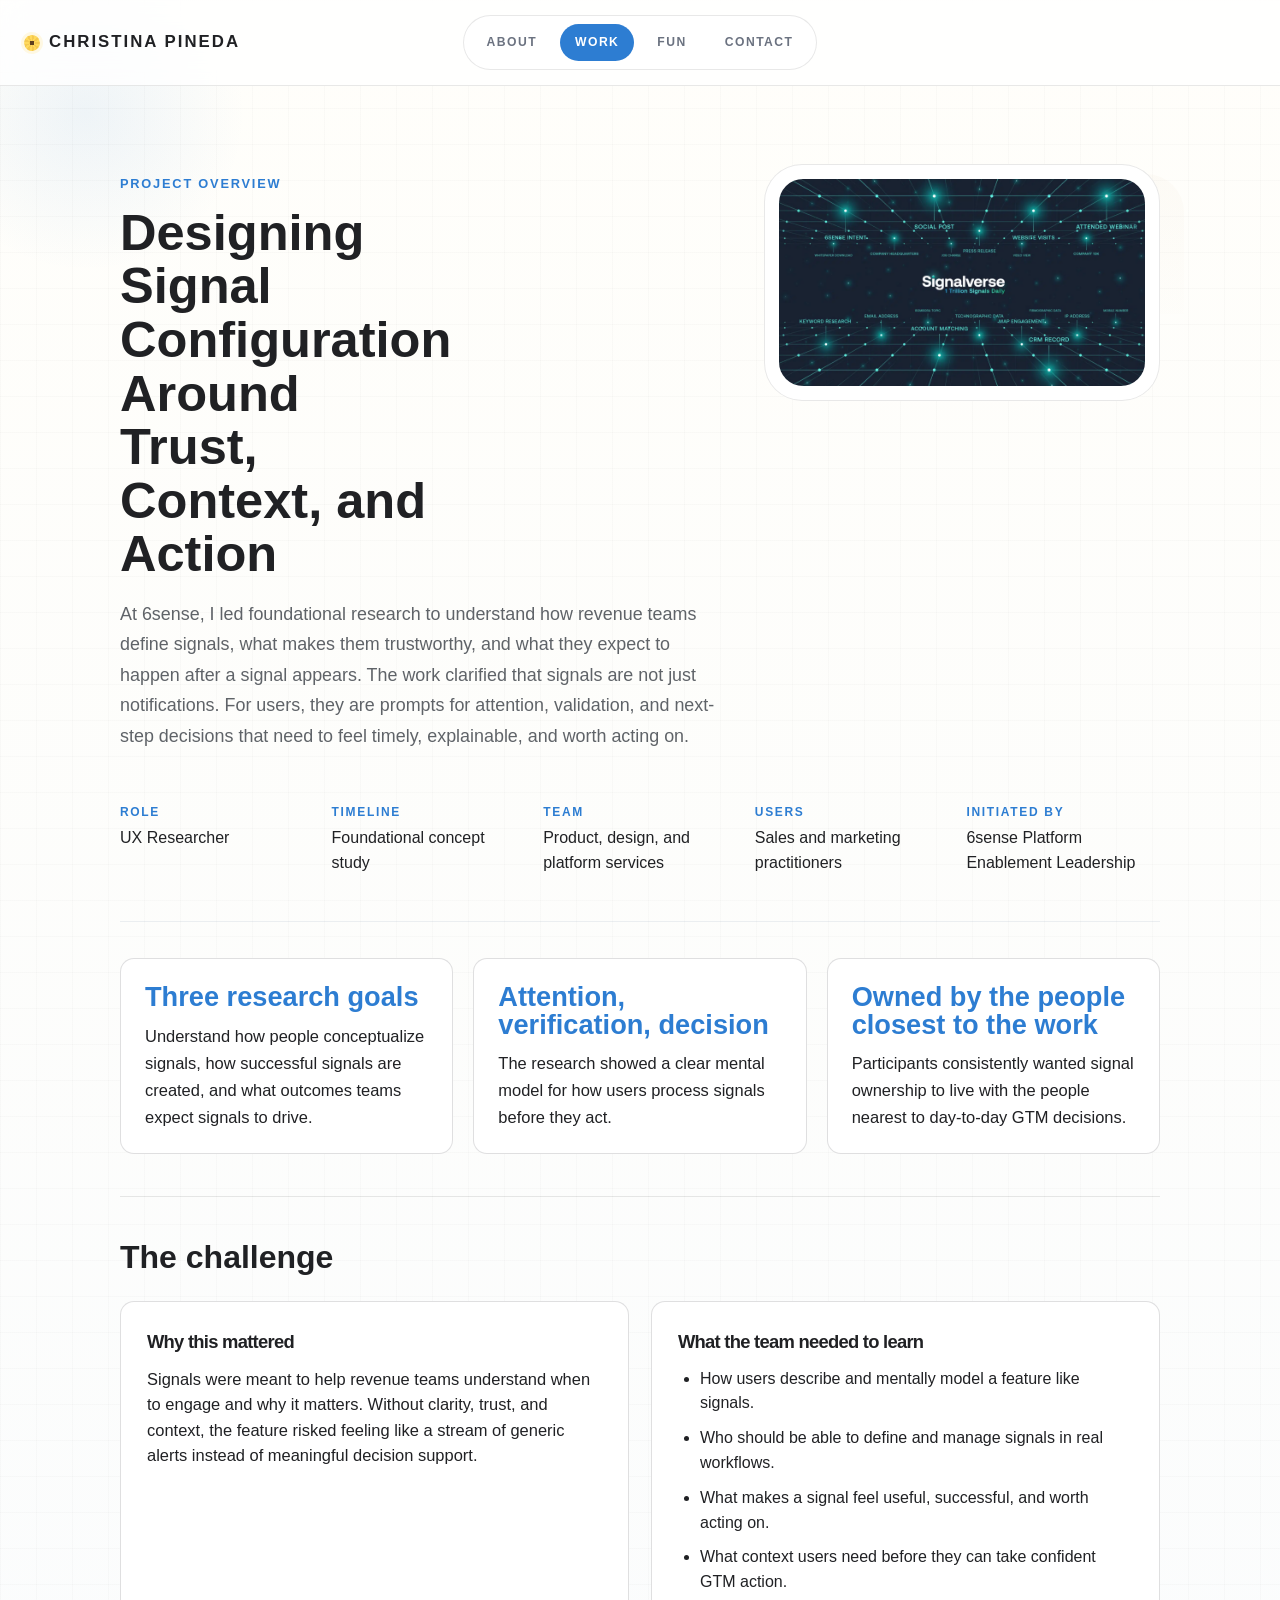
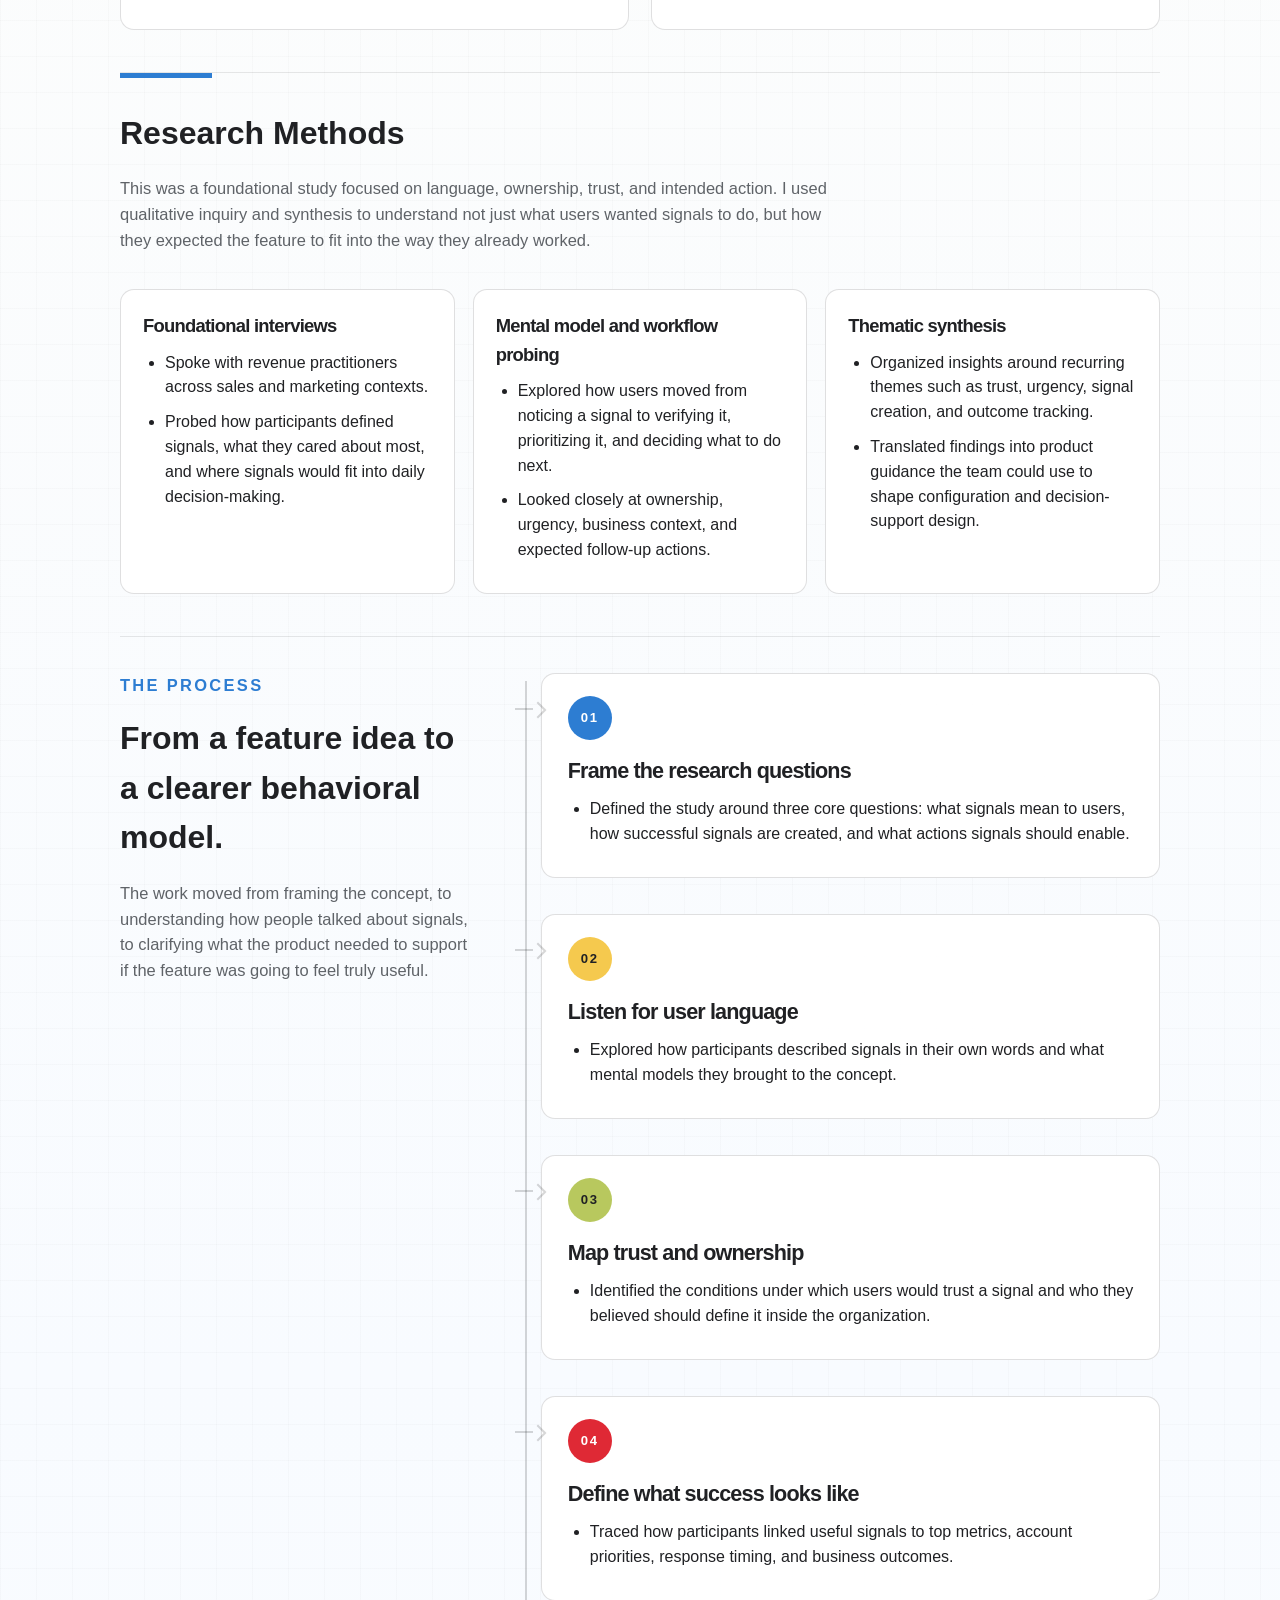
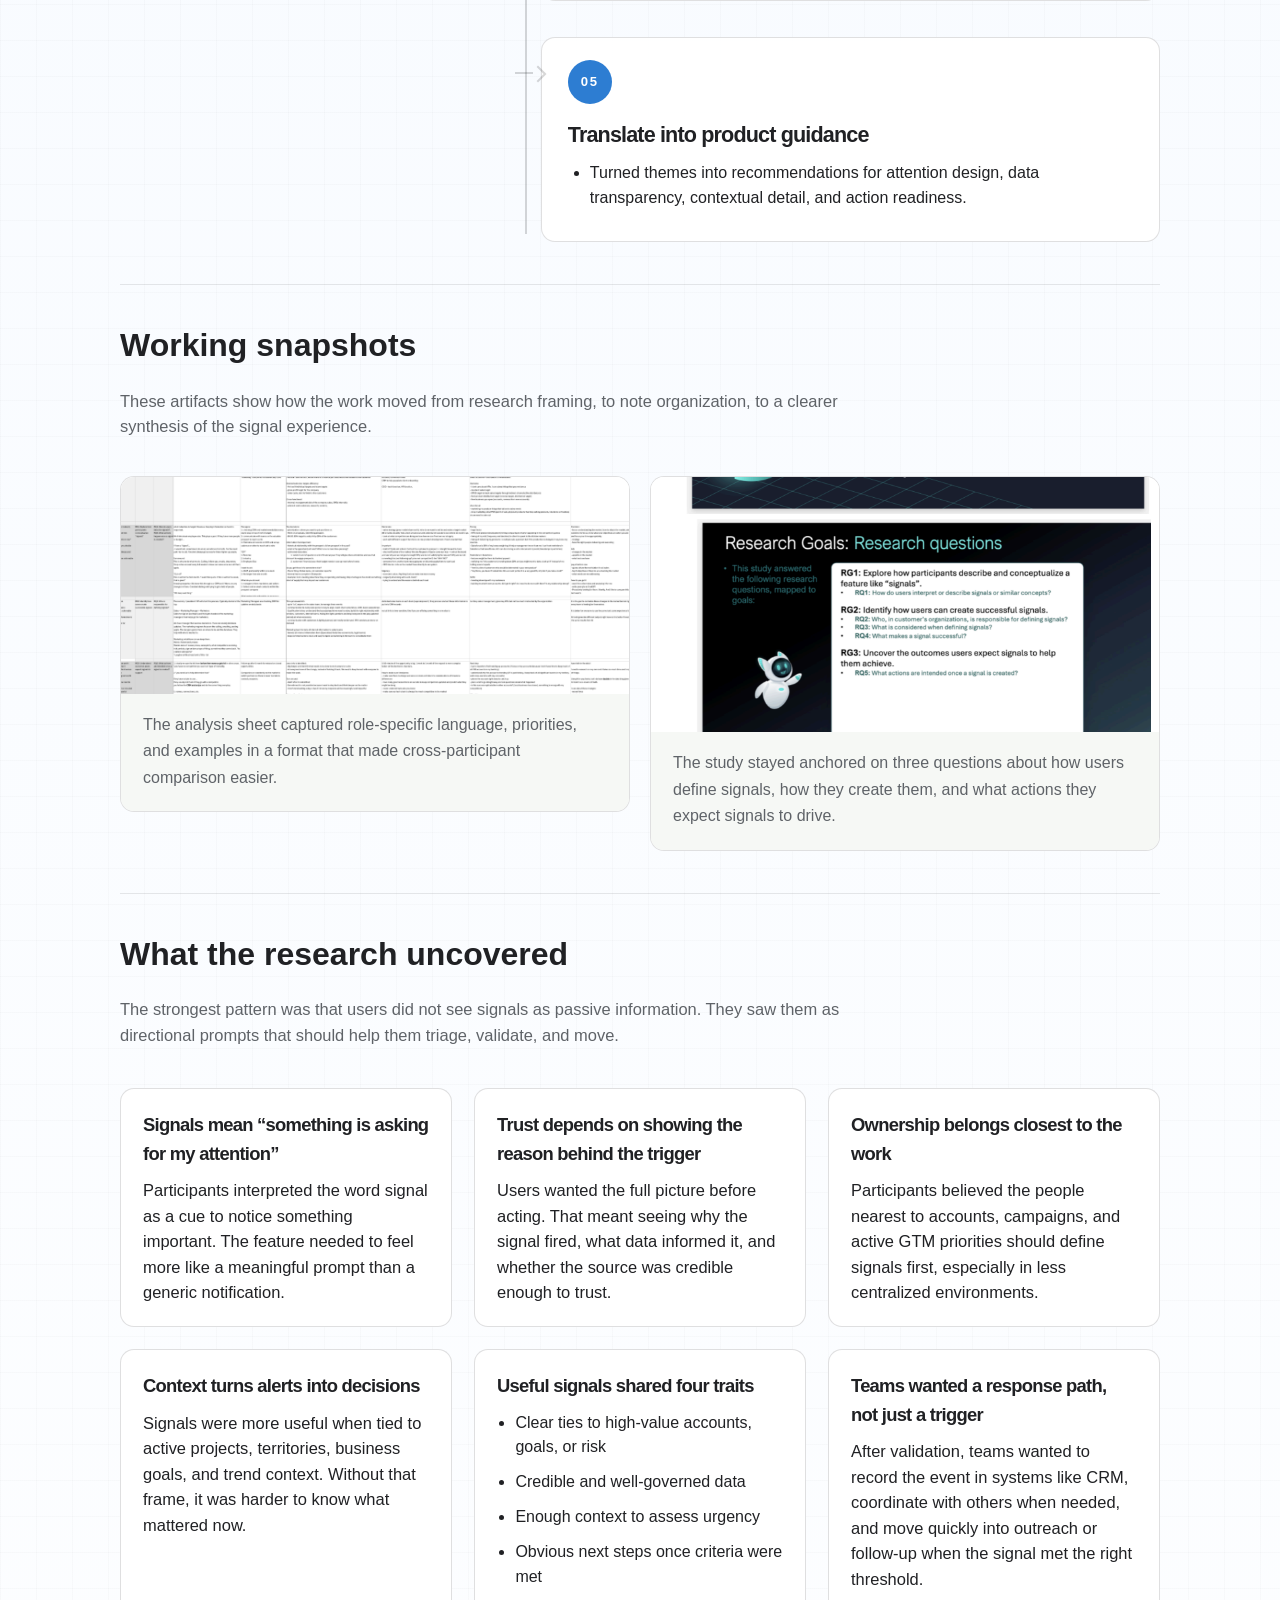
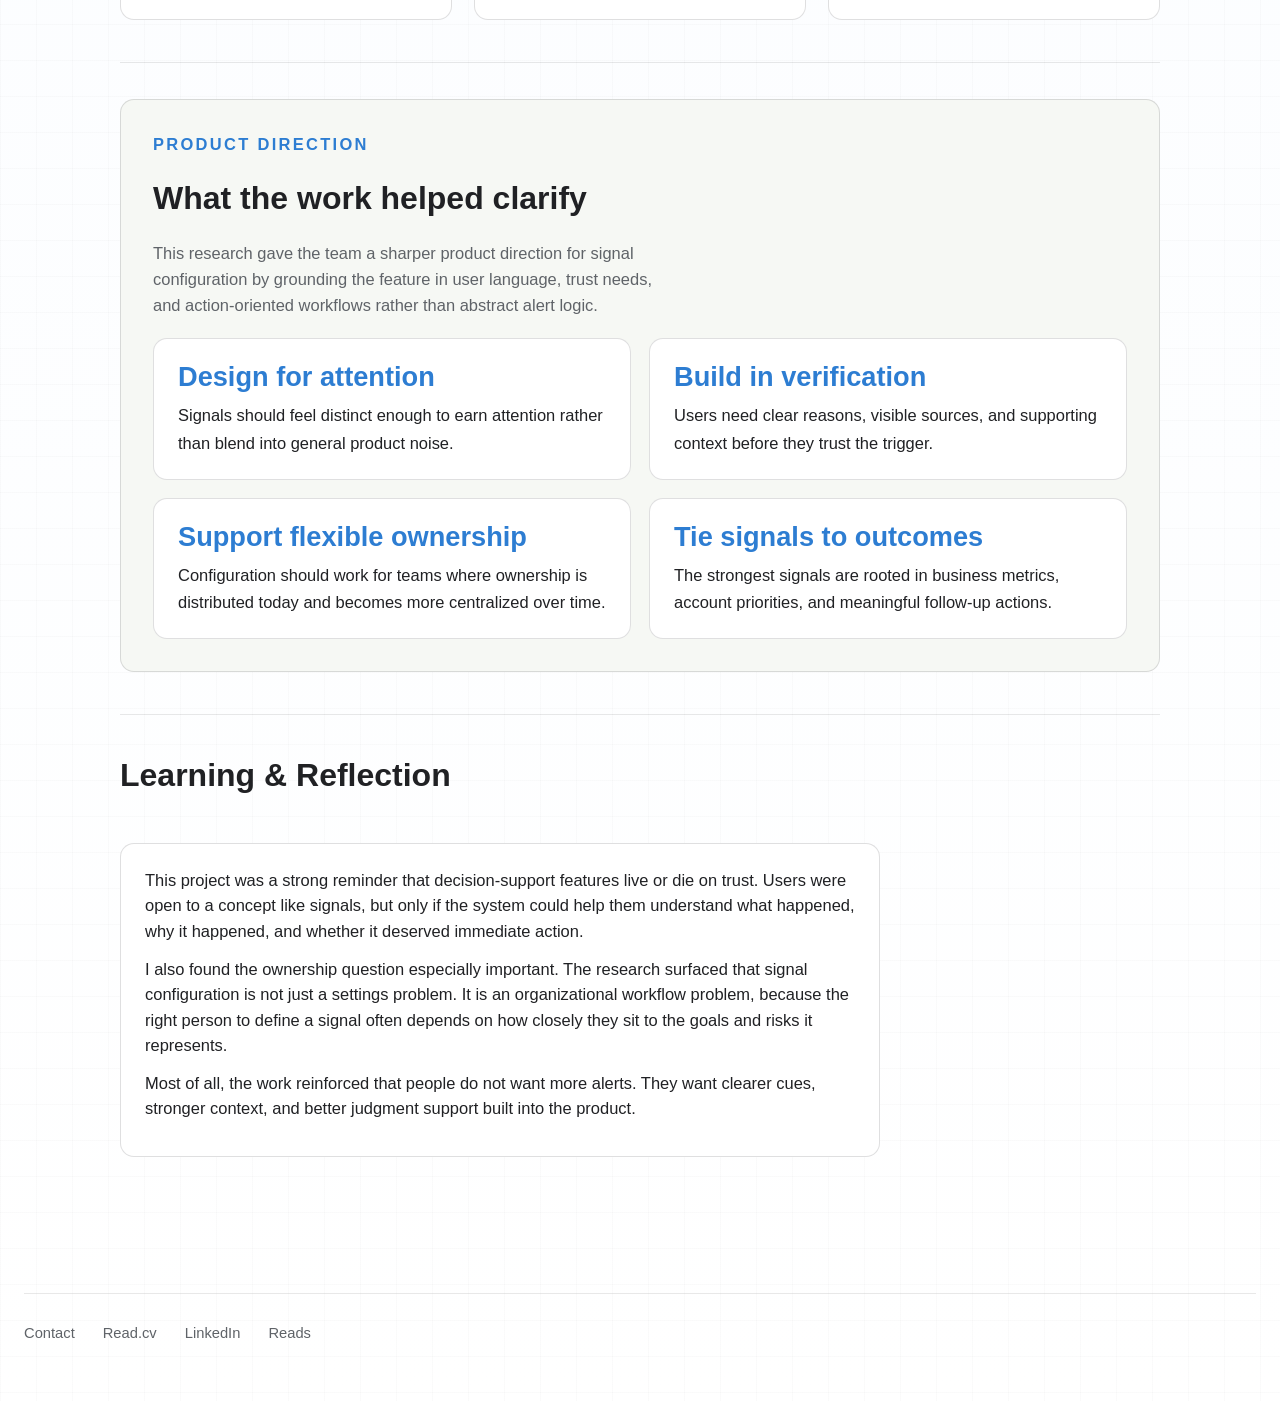
<file: signals.html>
<!doctype html>
<html lang="en">
<head>
  <meta charset="utf-8">
  <meta name="viewport" content="width=device-width, initial-scale=1">
  <meta name="description" content="Case study by Christina Pineda on how revenue teams define, trust, and act on signals in 6sense.">
  <title>Signal Configuration Research - Christina Pineda</title>
  <link rel="stylesheet" href="styles.css">
</head>
<body>
  <a class="skip-link" href="#main">Skip to content</a>
  <header class="site-header">
    <a class="brand" href="index.html">Christina Pineda</a>
    <nav class="site-nav" aria-label="Primary navigation">
      <a href="index.html">About</a>
      <a href="work.html" aria-current="page">Work</a>
      <a href="fun.html">Fun</a>
      <a href="mailto:cepineda7@gmail.com">Contact</a>
    </nav>
  </header>

  <main id="main" class="page-shell case-study-page page-signals">
    <section class="case-hero">
      <div class="case-hero-top">
        <div class="case-header-copy">
          <p class="eyebrow">Project Overview</p>
          <h1>Designing Signal Configuration Around Trust, Context, and Action</h1>
          <p class="case-intro">At 6sense, I led foundational research to understand how revenue teams define signals, what makes them trustworthy, and what they expect to happen after a signal appears. The work clarified that signals are not just notifications. For users, they are prompts for attention, validation, and next-step decisions that need to feel timely, explainable, and worth acting on.</p>
        </div>
        <div class="case-image case-hero-image">
          <img src="assets/case-study/signals/signals-cover-signalverse.png" alt="6sense Signalverse concept image showing the network of signals behind the product experience">
        </div>
      </div>
      <dl class="meta-list">
        <div><dt>Role</dt><dd>UX Researcher</dd></div>
        <div><dt>Timeline</dt><dd>Foundational concept study</dd></div>
        <div><dt>Team</dt><dd>Product, design, and platform services</dd></div>
        <div><dt>Users</dt><dd>Sales and marketing practitioners</dd></div>
        <div><dt>Initiated By</dt><dd>6sense Platform Enablement Leadership</dd></div>
      </dl>
    </section>

    <section class="case-section case-highlights">
      <div class="case-highlight-card">
        <span class="case-highlight-value">Three research goals</span>
        <p>Understand how people conceptualize signals, how successful signals are created, and what outcomes teams expect signals to drive.</p>
      </div>
      <div class="case-highlight-card">
        <span class="case-highlight-value">Attention, verification, decision</span>
        <p>The research showed a clear mental model for how users process signals before they act.</p>
      </div>
      <div class="case-highlight-card">
        <span class="case-highlight-value">Owned by the people closest to the work</span>
        <p>Participants consistently wanted signal ownership to live with the people nearest to day-to-day GTM decisions.</p>
      </div>
    </section>

    <section class="case-section case-section-feature">
      <h2>The challenge</h2>
      <div class="case-dual-panel">
        <article class="case-panel">
          <h3>Why this mattered</h3>
          <p>Signals were meant to help revenue teams understand when to engage and why it matters. Without clarity, trust, and context, the feature risked feeling like a stream of generic alerts instead of meaningful decision support.</p>
        </article>
        <article class="case-panel">
          <h3>What the team needed to learn</h3>
          <ul>
            <li>How users describe and mentally model a feature like signals.</li>
            <li>Who should be able to define and manage signals in real workflows.</li>
            <li>What makes a signal feel useful, successful, and worth acting on.</li>
            <li>What context users need before they can take confident GTM action.</li>
          </ul>
        </article>
      </div>
    </section>

    <section class="case-section case-section-methods">
      <div class="case-section-heading">
        <div>
          <h2>Research Methods</h2>
          <p class="case-section-lead">This was a foundational study focused on language, ownership, trust, and intended action. I used qualitative inquiry and synthesis to understand not just what users wanted signals to do, but how they expected the feature to fit into the way they already worked.</p>
        </div>
      </div>
      <div class="case-method-grid">
        <article class="case-method-card">
          <h3>Foundational interviews</h3>
          <ul>
            <li>Spoke with revenue practitioners across sales and marketing contexts.</li>
            <li>Probed how participants defined signals, what they cared about most, and where signals would fit into daily decision-making.</li>
          </ul>
        </article>
        <article class="case-method-card">
          <h3>Mental model and workflow probing</h3>
          <ul>
            <li>Explored how users moved from noticing a signal to verifying it, prioritizing it, and deciding what to do next.</li>
            <li>Looked closely at ownership, urgency, business context, and expected follow-up actions.</li>
          </ul>
        </article>
        <article class="case-method-card">
          <h3>Thematic synthesis</h3>
          <ul>
            <li>Organized insights around recurring themes such as trust, urgency, signal creation, and outcome tracking.</li>
            <li>Translated findings into product guidance the team could use to shape configuration and decision-support design.</li>
          </ul>
        </article>
      </div>
    </section>

    <section class="case-section case-section-process">
      <div class="case-process-layout">
        <div class="case-process-intro">
          <p class="eyebrow">The Process</p>
          <h2>From a feature idea to a clearer behavioral model.</h2>
          <p>The work moved from framing the concept, to understanding how people talked about signals, to clarifying what the product needed to support if the feature was going to feel truly useful.</p>
        </div>
        <div class="case-process-grid">
          <div class="case-subsection case-process-card">
            <span class="case-step-number">01</span>
            <h3>Frame the research questions</h3>
            <ul>
              <li>Defined the study around three core questions: what signals mean to users, how successful signals are created, and what actions signals should enable.</li>
            </ul>
          </div>
          <div class="case-subsection case-process-card">
            <span class="case-step-number">02</span>
            <h3>Listen for user language</h3>
            <ul>
              <li>Explored how participants described signals in their own words and what mental models they brought to the concept.</li>
            </ul>
          </div>
          <div class="case-subsection case-process-card">
            <span class="case-step-number">03</span>
            <h3>Map trust and ownership</h3>
            <ul>
              <li>Identified the conditions under which users would trust a signal and who they believed should define it inside the organization.</li>
            </ul>
          </div>
          <div class="case-subsection case-process-card">
            <span class="case-step-number">04</span>
            <h3>Define what success looks like</h3>
            <ul>
              <li>Traced how participants linked useful signals to top metrics, account priorities, response timing, and business outcomes.</li>
            </ul>
          </div>
          <div class="case-subsection case-process-card case-process-card-wide">
            <span class="case-step-number">05</span>
            <h3>Translate into product guidance</h3>
            <ul>
              <li>Turned themes into recommendations for attention design, data transparency, contextual detail, and action readiness.</li>
            </ul>
          </div>
        </div>
      </div>
    </section>

    <section class="case-section case-section-artifact">
      <div class="case-section-heading">
        <div>
          <h2>Working snapshots</h2>
          <p class="case-section-lead">These artifacts show how the work moved from research framing, to note organization, to a clearer synthesis of the signal experience.</p>
        </div>
      </div>
      <div class="case-artifact-gallery">
        <figure class="case-artifact">
          <img src="assets/case-study/signals/signals-analysis-detail.png" alt="Detail of the analysis worksheet showing participant notes organized by question and theme">
          <figcaption>The analysis sheet captured role-specific language, priorities, and examples in a format that made cross-participant comparison easier.</figcaption>
        </figure>
        <figure class="case-artifact">
          <img src="assets/case-study/signals/signals-research-questions-final.png" alt="Slide snippet showing the research goals and questions for the signal configuration study">
          <figcaption>The study stayed anchored on three questions about how users define signals, how they create them, and what actions they expect signals to drive.</figcaption>
        </figure>
      </div>
    </section>

    <section class="case-section case-section-findings">
      <div class="case-section-heading">
        <div>
          <h2>What the research uncovered</h2>
          <p class="case-section-lead">The strongest pattern was that users did not see signals as passive information. They saw them as directional prompts that should help them triage, validate, and move.</p>
        </div>
      </div>
      <div class="case-insight-grid case-insight-grid-signals">
          <article class="case-insight-card">
            <h3>Signals mean “something is asking for my attention”</h3>
            <p>Participants interpreted the word signal as a cue to notice something important. The feature needed to feel more like a meaningful prompt than a generic notification.</p>
          </article>
          <article class="case-insight-card">
            <h3>Trust depends on showing the reason behind the trigger</h3>
            <p>Users wanted the full picture before acting. That meant seeing why the signal fired, what data informed it, and whether the source was credible enough to trust.</p>
          </article>
          <article class="case-insight-card">
            <h3>Ownership belongs closest to the work</h3>
            <p>Participants believed the people nearest to accounts, campaigns, and active GTM priorities should define signals first, especially in less centralized environments.</p>
          </article>
          <article class="case-insight-card">
            <h3>Context turns alerts into decisions</h3>
            <p>Signals were more useful when tied to active projects, territories, business goals, and trend context. Without that frame, it was harder to know what mattered now.</p>
          </article>
          <article class="case-insight-card">
            <h3>Useful signals shared four traits</h3>
            <ul>
              <li>Clear ties to high-value accounts, goals, or risk</li>
              <li>Credible and well-governed data</li>
              <li>Enough context to assess urgency</li>
              <li>Obvious next steps once criteria were met</li>
            </ul>
          </article>
          <article class="case-insight-card">
            <h3>Teams wanted a response path, not just a trigger</h3>
            <p>After validation, teams wanted to record the event in systems like CRM, coordinate with others when needed, and move quickly into outreach or follow-up when the signal met the right threshold.</p>
          </article>
      </div>
    </section>

    <section class="case-section case-section-impact">
      <div class="case-impact-band">
        <div class="case-impact-intro">
          <p class="eyebrow">Product Direction</p>
          <h2>What the work helped clarify</h2>
          <p>This research gave the team a sharper product direction for signal configuration by grounding the feature in user language, trust needs, and action-oriented workflows rather than abstract alert logic.</p>
        </div>
        <div class="case-impact-grid">
          <article class="case-impact-card">
            <span class="case-impact-number">Design for attention</span>
            <p>Signals should feel distinct enough to earn attention rather than blend into general product noise.</p>
          </article>
          <article class="case-impact-card">
            <span class="case-impact-number">Build in verification</span>
            <p>Users need clear reasons, visible sources, and supporting context before they trust the trigger.</p>
          </article>
          <article class="case-impact-card">
            <span class="case-impact-number">Support flexible ownership</span>
            <p>Configuration should work for teams where ownership is distributed today and becomes more centralized over time.</p>
          </article>
          <article class="case-impact-card">
            <span class="case-impact-number">Tie signals to outcomes</span>
            <p>The strongest signals are rooted in business metrics, account priorities, and meaningful follow-up actions.</p>
          </article>
        </div>
      </div>
    </section>

    <section class="case-section case-section-reflection">
      <div class="case-section-heading">
        <div>
          <h2>Learning &amp; Reflection</h2>
        </div>
      </div>
      <div class="case-reflection">
        <p>This project was a strong reminder that decision-support features live or die on trust. Users were open to a concept like signals, but only if the system could help them understand what happened, why it happened, and whether it deserved immediate action.</p>
        <p>I also found the ownership question especially important. The research surfaced that signal configuration is not just a settings problem. It is an organizational workflow problem, because the right person to define a signal often depends on how closely they sit to the goals and risks it represents.</p>
        <p>Most of all, the work reinforced that people do not want more alerts. They want clearer cues, stronger context, and better judgment support built into the product.</p>
      </div>
    </section>
  </main>

  <footer class="site-footer">
    <nav class="footer-links" aria-label="External links">
      <a href="mailto:cepineda7@gmail.com">Contact</a>
      <a href="https://read.cv/christinapineda" target="_blank" rel="noreferrer">Read.cv</a>
      <a href="https://www.linkedin.com/in/christina-pineda-ms-hci-40b07bb6/" target="_blank" rel="noreferrer">LinkedIn</a>
      <a href="https://substack.com/@xtinapineda/reads" target="_blank" rel="noreferrer">Reads</a>
    </nav>
  </footer>
</body>
</html>
</file>
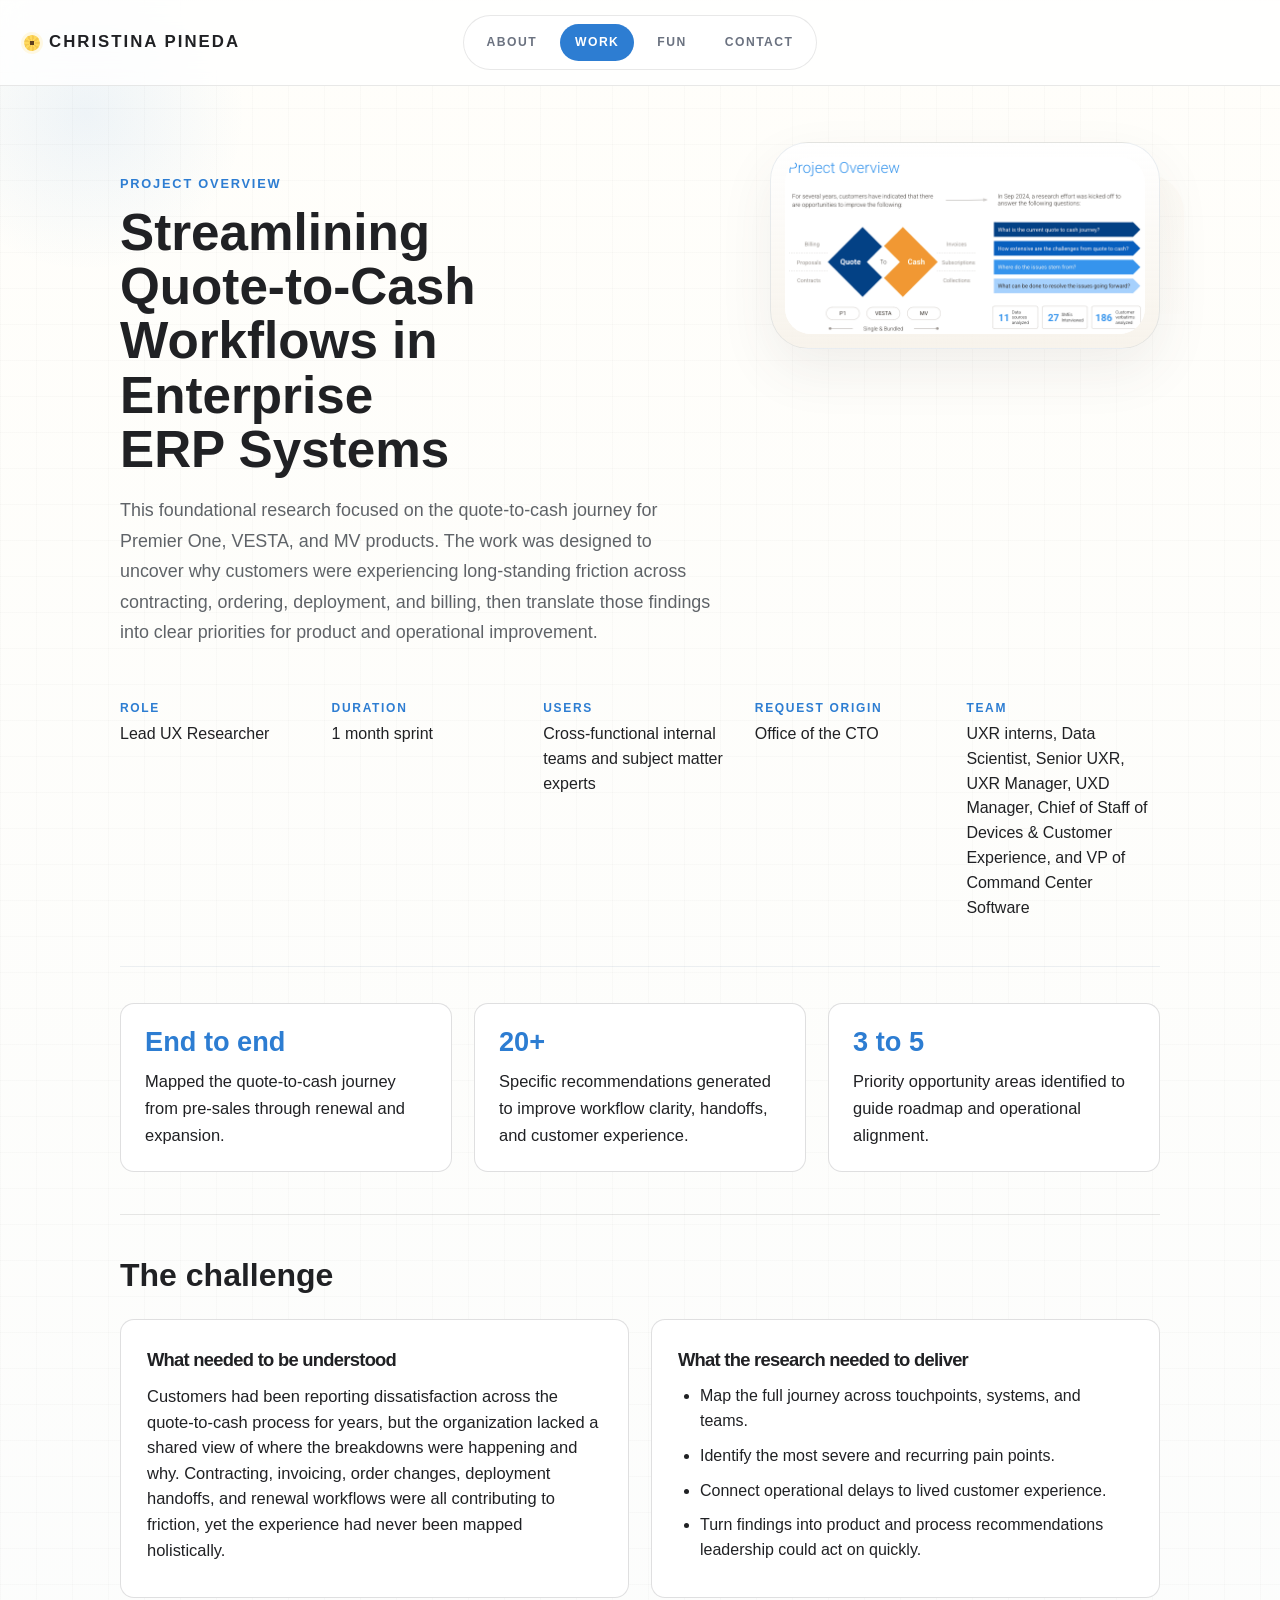
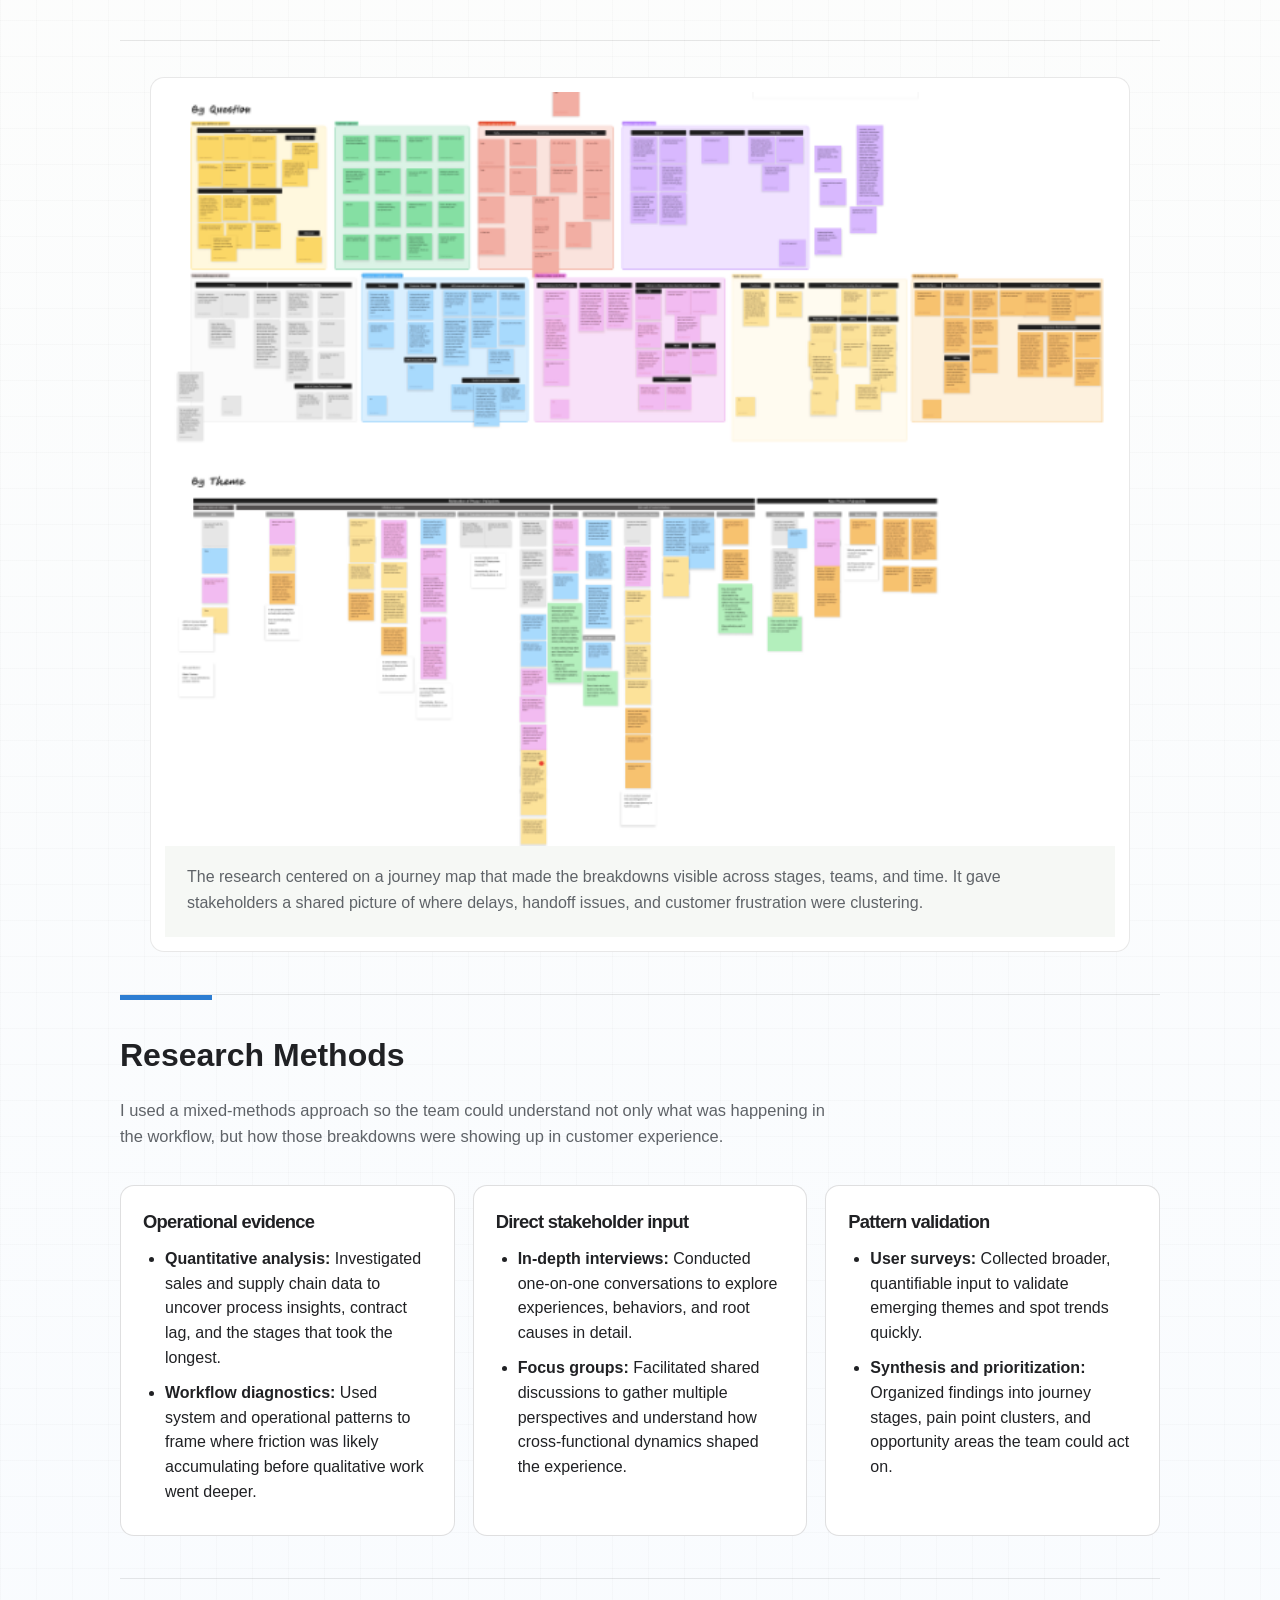
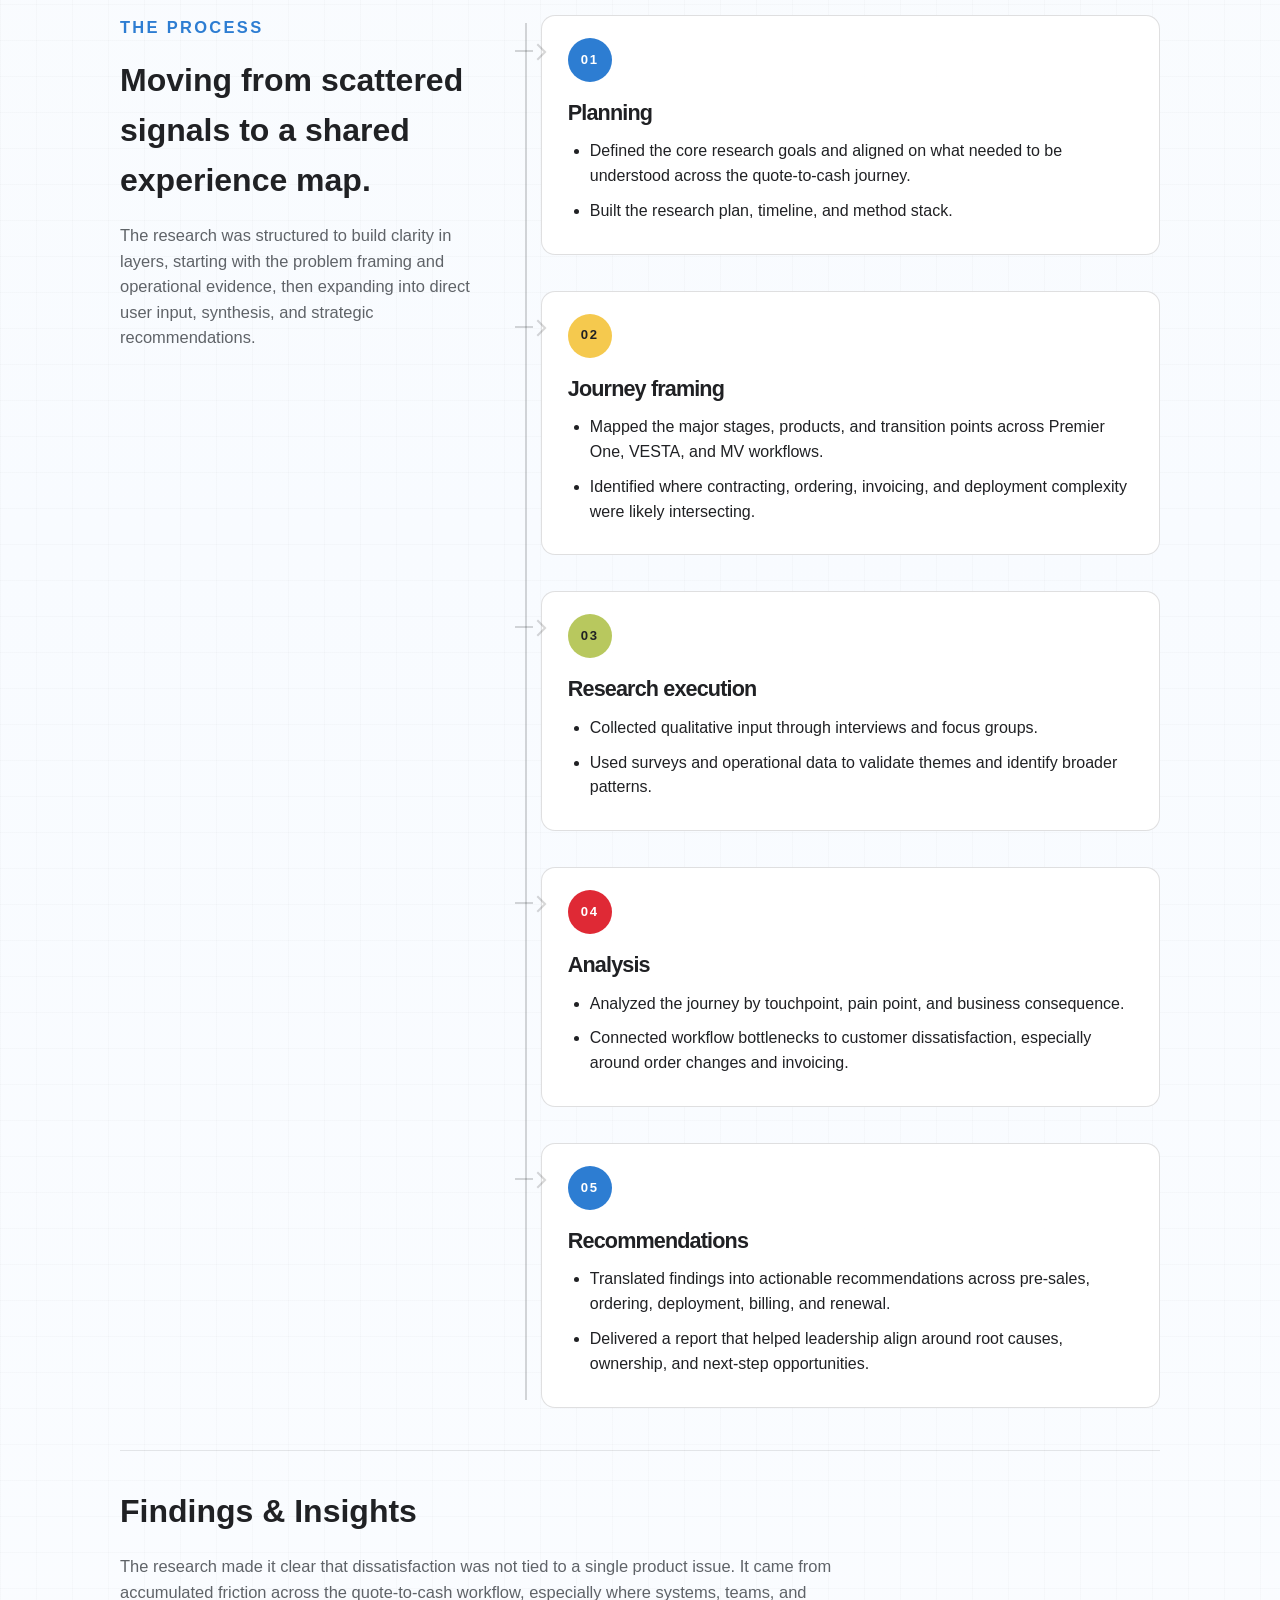
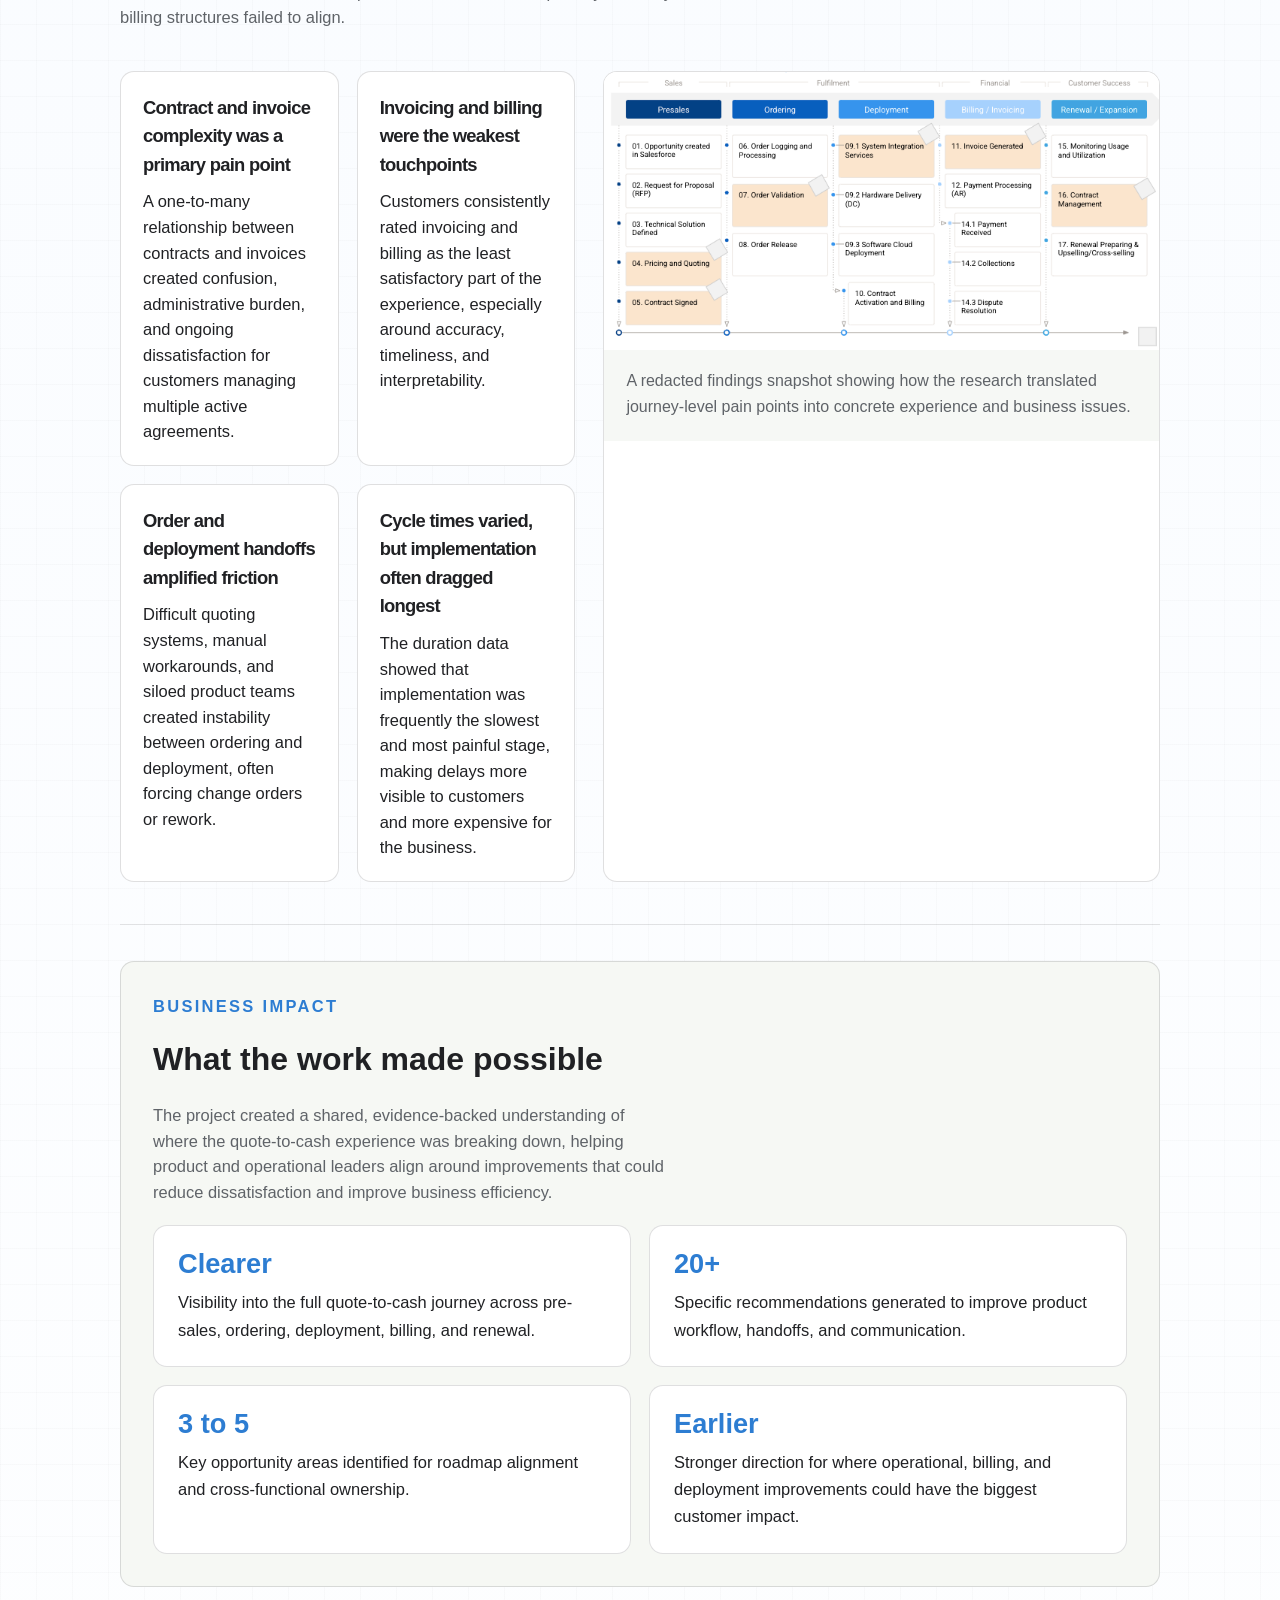
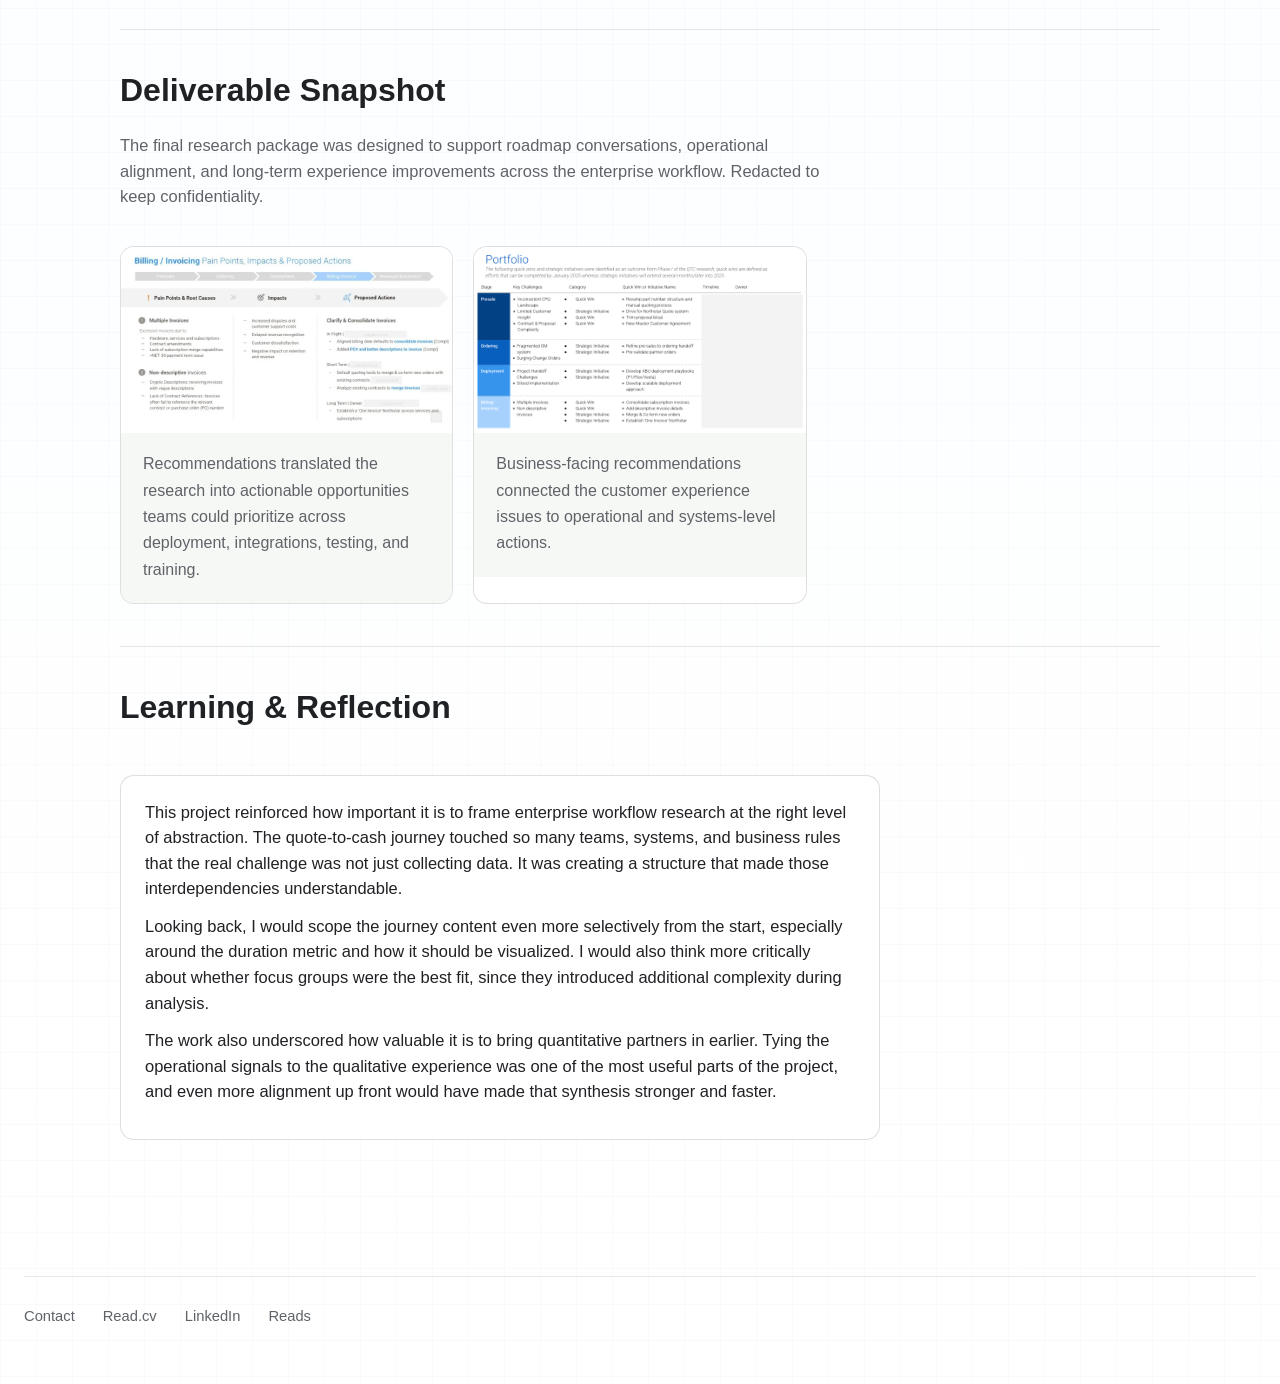
<file: softwaredeployment-1.html>
<!doctype html>
<html lang="en">
<head>
  <meta charset="utf-8">
  <meta name="viewport" content="width=device-width, initial-scale=1">
  <meta name="description" content="Case study by Christina Pineda on streamlining quote-to-cash workflows in enterprise ERP systems.">
  <title>Foundational SWCX Q2C - Christina Pineda</title>
  <link rel="stylesheet" href="styles.css">
</head>
<body>
  <a class="skip-link" href="#main">Skip to content</a>
  <header class="site-header">
    <a class="brand" href="index.html">Christina Pineda</a>
    <nav class="site-nav" aria-label="Primary navigation">
      <a href="index.html">About</a>
      <a href="work.html" aria-current="page">Work</a>
      <a href="fun.html">Fun</a>
      <a href="mailto:cepineda7@gmail.com">Contact</a>
    </nav>
  </header>

  <main id="main" class="page-shell case-study-page page-q2c">
    <section class="case-hero">
      <div class="case-hero-top">
        <div class="case-header-copy">
          <p class="eyebrow">Project Overview</p>
          <h1>Streamlining Quote-to-Cash Workflows in Enterprise ERP Systems</h1>
          <p class="case-intro">This foundational research focused on the quote-to-cash journey for Premier One, VESTA, and MV products. The work was designed to uncover why customers were experiencing long-standing friction across contracting, ordering, deployment, and billing, then translate those findings into clear priorities for product and operational improvement.</p>
        </div>
        <div class="case-image case-hero-image">
          <img src="assets/case-study/q2c/q2c-hero.png" alt="Quote-to-cash overview artifact showing process questions, products, and research scope">
        </div>
      </div>
      <dl class="meta-list">
        <div><dt>Role</dt><dd>Lead UX Researcher</dd></div>
        <div><dt>Duration</dt><dd>1 month sprint</dd></div>
        <div><dt>Users</dt><dd>Cross-functional internal teams and subject matter experts</dd></div>
        <div><dt>Request Origin</dt><dd>Office of the CTO</dd></div>
        <div><dt>Team</dt><dd>UXR interns, Data Scientist, Senior UXR, UXR Manager, UXD Manager, Chief of Staff of Devices &amp; Customer Experience, and VP of Command Center Software</dd></div>
      </dl>
    </section>

    <section class="case-section case-highlights">
      <div class="case-highlight-card">
        <span class="case-highlight-value">End to end</span>
        <p>Mapped the quote-to-cash journey from pre-sales through renewal and expansion.</p>
      </div>
      <div class="case-highlight-card">
        <span class="case-highlight-value">20+</span>
        <p>Specific recommendations generated to improve workflow clarity, handoffs, and customer experience.</p>
      </div>
      <div class="case-highlight-card">
        <span class="case-highlight-value">3 to 5</span>
        <p>Priority opportunity areas identified to guide roadmap and operational alignment.</p>
      </div>
    </section>

    <section class="case-section case-section-feature">
      <h2>The challenge</h2>
      <div class="case-dual-panel">
        <article class="case-panel">
          <h3>What needed to be understood</h3>
          <p>Customers had been reporting dissatisfaction across the quote-to-cash process for years, but the organization lacked a shared view of where the breakdowns were happening and why. Contracting, invoicing, order changes, deployment handoffs, and renewal workflows were all contributing to friction, yet the experience had never been mapped holistically.</p>
        </article>
        <article class="case-panel">
          <h3>What the research needed to deliver</h3>
          <ul>
            <li>Map the full journey across touchpoints, systems, and teams.</li>
            <li>Identify the most severe and recurring pain points.</li>
            <li>Connect operational delays to lived customer experience.</li>
            <li>Turn findings into product and process recommendations leadership could act on quickly.</li>
          </ul>
        </article>
      </div>
    </section>

    <section class="case-section case-section-journey-artifact">
      <figure class="case-artifact case-journey-artifact">
        <img src="assets/case-study/q2c/q2c-process.png" alt="Journey map artifact showing pre-deployment, deployment, and post-deployment stages with customer pain points and delays">
        <figcaption>The research centered on a journey map that made the breakdowns visible across stages, teams, and time. It gave stakeholders a shared picture of where delays, handoff issues, and customer frustration were clustering.</figcaption>
      </figure>
    </section>

    <section class="case-section case-section-methods">
      <div class="case-section-heading">
        <div>
          <h2>Research Methods</h2>
          <p class="case-section-lead">I used a mixed-methods approach so the team could understand not only what was happening in the workflow, but how those breakdowns were showing up in customer experience.</p>
        </div>
      </div>
      <div class="case-method-grid">
        <article class="case-method-card">
          <h3>Operational evidence</h3>
          <ul>
            <li><strong>Quantitative analysis:</strong> Investigated sales and supply chain data to uncover process insights, contract lag, and the stages that took the longest.</li>
            <li><strong>Workflow diagnostics:</strong> Used system and operational patterns to frame where friction was likely accumulating before qualitative work went deeper.</li>
          </ul>
        </article>
        <article class="case-method-card">
          <h3>Direct stakeholder input</h3>
          <ul>
            <li><strong>In-depth interviews:</strong> Conducted one-on-one conversations to explore experiences, behaviors, and root causes in detail.</li>
            <li><strong>Focus groups:</strong> Facilitated shared discussions to gather multiple perspectives and understand how cross-functional dynamics shaped the experience.</li>
          </ul>
        </article>
        <article class="case-method-card">
          <h3>Pattern validation</h3>
          <ul>
            <li><strong>User surveys:</strong> Collected broader, quantifiable input to validate emerging themes and spot trends quickly.</li>
            <li><strong>Synthesis and prioritization:</strong> Organized findings into journey stages, pain point clusters, and opportunity areas the team could act on.</li>
          </ul>
        </article>
      </div>
    </section>

    <section class="case-section case-section-process">
      <div class="case-process-layout">
        <div class="case-process-intro">
          <p class="eyebrow">The Process</p>
          <h2>Moving from scattered signals to a shared experience map.</h2>
          <p>The research was structured to build clarity in layers, starting with the problem framing and operational evidence, then expanding into direct user input, synthesis, and strategic recommendations.</p>
        </div>
        <div class="case-process-grid">
          <div class="case-subsection case-process-card">
            <span class="case-step-number">01</span>
            <h3>Planning</h3>
            <ul>
              <li>Defined the core research goals and aligned on what needed to be understood across the quote-to-cash journey.</li>
              <li>Built the research plan, timeline, and method stack.</li>
            </ul>
          </div>
          <div class="case-subsection case-process-card">
            <span class="case-step-number">02</span>
            <h3>Journey framing</h3>
            <ul>
              <li>Mapped the major stages, products, and transition points across Premier One, VESTA, and MV workflows.</li>
              <li>Identified where contracting, ordering, invoicing, and deployment complexity were likely intersecting.</li>
            </ul>
          </div>
          <div class="case-subsection case-process-card">
            <span class="case-step-number">03</span>
            <h3>Research execution</h3>
            <ul>
              <li>Collected qualitative input through interviews and focus groups.</li>
              <li>Used surveys and operational data to validate themes and identify broader patterns.</li>
            </ul>
          </div>
          <div class="case-subsection case-process-card">
            <span class="case-step-number">04</span>
            <h3>Analysis</h3>
            <ul>
              <li>Analyzed the journey by touchpoint, pain point, and business consequence.</li>
              <li>Connected workflow bottlenecks to customer dissatisfaction, especially around order changes and invoicing.</li>
            </ul>
          </div>
          <div class="case-subsection case-process-card case-process-card-wide">
            <span class="case-step-number">05</span>
            <h3>Recommendations</h3>
            <ul>
              <li>Translated findings into actionable recommendations across pre-sales, ordering, deployment, billing, and renewal.</li>
              <li>Delivered a report that helped leadership align around root causes, ownership, and next-step opportunities.</li>
            </ul>
          </div>
        </div>
      </div>
    </section>

    <section class="case-section case-section-findings">
      <div class="case-section-heading">
        <div>
          <h2>Findings &amp; Insights</h2>
          <p class="case-section-lead">The research made it clear that dissatisfaction was not tied to a single product issue. It came from accumulated friction across the quote-to-cash workflow, especially where systems, teams, and billing structures failed to align.</p>
        </div>
      </div>
      <div class="case-findings-layout">
        <div class="case-insight-grid">
          <article class="case-insight-card">
            <h3>Contract and invoice complexity was a primary pain point</h3>
            <p>A one-to-many relationship between contracts and invoices created confusion, administrative burden, and ongoing dissatisfaction for customers managing multiple active agreements.</p>
          </article>
          <article class="case-insight-card">
            <h3>Invoicing and billing were the weakest touchpoints</h3>
            <p>Customers consistently rated invoicing and billing as the least satisfactory part of the experience, especially around accuracy, timeliness, and interpretability.</p>
          </article>
          <article class="case-insight-card">
            <h3>Order and deployment handoffs amplified friction</h3>
            <p>Difficult quoting systems, manual workarounds, and siloed product teams created instability between ordering and deployment, often forcing change orders or rework.</p>
          </article>
          <article class="case-insight-card">
            <h3>Cycle times varied, but implementation often dragged longest</h3>
            <p>The duration data showed that implementation was frequently the slowest and most painful stage, making delays more visible to customers and more expensive for the business.</p>
          </article>
        </div>
        <figure class="case-artifact case-inline-artifact">
          <img src="assets/case-study/q2c/q2c-findings.png" alt="Findings slide highlighting key quote-to-cash issues, invoice pain points, and cycle time observations">
          <figcaption>A redacted findings snapshot showing how the research translated journey-level pain points into concrete experience and business issues.</figcaption>
        </figure>
      </div>
    </section>

    <section class="case-section case-section-impact">
      <div class="case-impact-band">
        <div class="case-impact-intro">
          <p class="eyebrow">Business Impact</p>
          <h2>What the work made possible</h2>
          <p>The project created a shared, evidence-backed understanding of where the quote-to-cash experience was breaking down, helping product and operational leaders align around improvements that could reduce dissatisfaction and improve business efficiency.</p>
        </div>
        <div class="case-impact-grid">
          <article class="case-impact-card">
            <span class="case-impact-number">Clearer</span>
            <p>Visibility into the full quote-to-cash journey across pre-sales, ordering, deployment, billing, and renewal.</p>
          </article>
          <article class="case-impact-card">
            <span class="case-impact-number">20+</span>
            <p>Specific recommendations generated to improve product workflow, handoffs, and communication.</p>
          </article>
          <article class="case-impact-card">
            <span class="case-impact-number">3 to 5</span>
            <p>Key opportunity areas identified for roadmap alignment and cross-functional ownership.</p>
          </article>
          <article class="case-impact-card">
            <span class="case-impact-number">Earlier</span>
            <p>Stronger direction for where operational, billing, and deployment improvements could have the biggest customer impact.</p>
          </article>
        </div>
      </div>
    </section>

    <section class="case-section case-section-artifact">
      <div class="case-section-heading">
        <div>
          <h2>Deliverable Snapshot</h2>
          <p class="case-section-lead">The final research package was designed to support roadmap conversations, operational alignment, and long-term experience improvements across the enterprise workflow. Redacted to keep confidentiality.</p>
        </div>
      </div>
      <div class="case-artifact-gallery">
        <figure class="case-artifact">
          <img src="assets/case-study/q2c/q2c-insights.jpg" alt="Insights and recommendations slide for deployment, integrations, testing, and training">
          <figcaption>Recommendations translated the research into actionable opportunities teams could prioritize across deployment, integrations, testing, and training.</figcaption>
        </figure>
        <figure class="case-artifact">
          <img src="assets/case-study/q2c/q2c-business.png" alt="Business impact and proposed actions slide for quote-to-cash improvements">
          <figcaption>Business-facing recommendations connected the customer experience issues to operational and systems-level actions.</figcaption>
        </figure>
      </div>
    </section>

    <section class="case-section case-section-reflection">
      <div class="case-section-heading">
        <div>
          <h2>Learning &amp; Reflection</h2>
        </div>
      </div>
      <div class="case-reflection">
        <p>This project reinforced how important it is to frame enterprise workflow research at the right level of abstraction. The quote-to-cash journey touched so many teams, systems, and business rules that the real challenge was not just collecting data. It was creating a structure that made those interdependencies understandable.</p>
        <p>Looking back, I would scope the journey content even more selectively from the start, especially around the duration metric and how it should be visualized. I would also think more critically about whether focus groups were the best fit, since they introduced additional complexity during analysis.</p>
        <p>The work also underscored how valuable it is to bring quantitative partners in earlier. Tying the operational signals to the qualitative experience was one of the most useful parts of the project, and even more alignment up front would have made that synthesis stronger and faster.</p>
      </div>
    </section>
  </main>

  <footer class="site-footer">
    <nav class="footer-links" aria-label="External links">
      <a href="mailto:cepineda7@gmail.com">Contact</a>
      <a href="https://read.cv/christinapineda" target="_blank" rel="noreferrer">Read.cv</a>
      <a href="https://www.linkedin.com/in/christina-pineda-ms-hci-40b07bb6/" target="_blank" rel="noreferrer">LinkedIn</a>
      <a href="https://substack.com/@xtinapineda/reads" target="_blank" rel="noreferrer">Reads</a>
    </nav>
  </footer>
</body>
</html>
</file>
<file: styles.css>
:root {
  --page-width: 1240px;
  --text: #202124;
  --muted: #5f6368;
  --line: #dfe3e8;
  --panel: #ffffff;
  --panel-soft: #f6f8f4;
  --accent: #2d7dd2;
  --accent-soft: #e4f2ff;
  --sage: #b8c85e;
  --coral: #df2935;
  --mustard: #f5c94e;
  --warm: #f8d9dd;
  --shadow: none;
  --shadow-soft: none;
  --sans: Inter, "Aptos", "Segoe UI", "Helvetica Neue", Arial, sans-serif;
  --serif: "Iowan Old Style", "Palatino Linotype", "Book Antiqua", Georgia, "Times New Roman", serif;
  --radius-card: 14px;
  --radius-pill: 999px;
}

* {
  box-sizing: border-box;
}

html {
  scroll-behavior: smooth;
}

body {
  margin: 0;
  color: var(--text);
  background:
    linear-gradient(rgba(32, 33, 36, 0.02) 1px, transparent 1px),
    linear-gradient(90deg, rgba(32, 33, 36, 0.02) 1px, transparent 1px),
    radial-gradient(circle at 86px 112px, rgba(45, 125, 210, 0.08), transparent 160px),
    linear-gradient(180deg, #fffefa 0%, #f8fbff 48%, #ffffff 100%);
  background-size: 36px 36px, 36px 36px, auto, auto;
  font-family: var(--sans);
  line-height: 1.55;
  -webkit-font-smoothing: antialiased;
  overflow-x: hidden;
  cursor: url("data:image/svg+xml,%3Csvg xmlns='http://www.w3.org/2000/svg' width='20' height='20' viewBox='0 0 20 20'%3E%3Cg transform='translate(10 10)'%3E%3Cg fill='%23f5c94e'%3E%3Cellipse rx='2.1' ry='4.4' transform='rotate(0) translate(0 -5.8)'/%3E%3Cellipse rx='2.1' ry='4.4' transform='rotate(45) translate(0 -5.8)'/%3E%3Cellipse rx='2.1' ry='4.4' transform='rotate(90) translate(0 -5.8)'/%3E%3Cellipse rx='2.1' ry='4.4' transform='rotate(135) translate(0 -5.8)'/%3E%3Cellipse rx='2.1' ry='4.4' transform='rotate(180) translate(0 -5.8)'/%3E%3Cellipse rx='2.1' ry='4.4' transform='rotate(225) translate(0 -5.8)'/%3E%3Cellipse rx='2.1' ry='4.4' transform='rotate(270) translate(0 -5.8)'/%3E%3Cellipse rx='2.1' ry='4.4' transform='rotate(315) translate(0 -5.8)'/%3E%3C/g%3E%3Ccircle r='3.1' fill='%235d3f1f'/%3E%3Ccircle r='1.2' fill='%237a5a30'/%3E%3C/g%3E%3C/svg%3E") 10 10, auto;
}

input,
textarea,
select {
  cursor: auto;
}

a {
  color: inherit;
  text-decoration: none;
}

img {
  display: block;
  width: 100%;
}

.skip-link {
  position: fixed;
  top: 12px;
  left: 12px;
  z-index: 100;
  padding: 10px 14px;
  background: var(--text);
  color: #fff;
  transform: translateY(-150%);
}

.skip-link:focus {
  transform: translateY(0);
}

a:focus-visible,
button:focus-visible {
  outline: 2px solid var(--accent);
  outline-offset: 4px;
}

.site-header,
.page-shell,
.site-footer {
  width: min(calc(100% - 48px), var(--page-width));
  margin: 0 auto;
}

.site-header {
  display: flex;
  align-items: center;
  justify-content: space-between;
  gap: 24px;
  min-height: 94px;
  border-bottom: 1px solid var(--line);
}

.brand {
  color: var(--accent);
  font-size: 1.05rem;
  font-weight: 700;
  letter-spacing: 0.12em;
  text-transform: uppercase;
}

.site-nav {
  display: flex;
  align-items: center;
  gap: 26px;
}

.site-nav a {
  color: var(--muted);
  font-size: 0.76rem;
  font-weight: 700;
  letter-spacing: 0.16em;
  text-transform: uppercase;
  padding: 10px 0;
}

.site-nav a[aria-current="page"],
.site-nav a:hover {
  color: var(--text);
}

.page-shell {
  padding: 64px 0 100px;
}

.about-hero {
  display: grid;
  grid-template-columns: minmax(280px, 0.9fr) minmax(0, 1.1fr);
  gap: 60px;
  align-items: start;
  position: relative;
}

.about-hero::before {
  content: "";
  position: absolute;
  right: -44px;
  top: 30px;
  width: 220px;
  height: 220px;
  border-radius: 48% 48% 0 48%;
  background: linear-gradient(180deg, rgba(78, 111, 143, 0.12), rgba(78, 111, 143, 0.03));
  z-index: 0;
}

.portrait-card {
  position: relative;
}

.portrait-card::before {
  content: "";
  position: absolute;
  inset: -22px auto auto -22px;
  width: 90px;
  height: 90px;
  border-radius: 30px 30px 0 30px;
  background: linear-gradient(180deg, rgba(143, 174, 201, 0.24), rgba(143, 174, 201, 0.08));
  z-index: 0;
}

.portrait-card::after {
  content: "";
  position: absolute;
  right: -18px;
  bottom: 34px;
  width: 110px;
  height: 110px;
  border-radius: 50% 50% 0 50%;
  background: linear-gradient(180deg, rgba(225, 111, 95, 0.16), rgba(225, 111, 95, 0.05));
  z-index: 0;
}

.portrait-card img {
  position: relative;
  z-index: 1;
  border-radius: var(--radius-card);
  object-fit: cover;
  min-height: 520px;
  box-shadow: var(--shadow);
}

h1,
h2,
h3,
.brand {
  margin: 0;
}

h1,
h2,
h3 {
  font-family: var(--sans);
  font-weight: 700;
  letter-spacing: -0.04em;
}

.about-copy h1,
.page-intro h1,
.section-heading h1 {
  font-size: clamp(2.9rem, 6vw, 5.2rem);
  line-height: 1.02;
  margin-bottom: 22px;
}

.hero-flower-i {
  position: relative;
  display: inline-block;
}

.hero-flower-i::after {
  content: "";
  position: absolute;
  left: 50%;
  top: 0.11em;
  width: 0.18em;
  height: 0.18em;
  border-radius: 50%;
  background:
    radial-gradient(circle, #5d3f1f 0 20%, transparent 22%),
    conic-gradient(
      from 9deg,
      #f5c94e 0deg 20deg,
      #ffd95a 20deg 40deg,
      #f5c94e 40deg 60deg,
      #ffd95a 60deg 80deg,
      #f5c94e 80deg 100deg,
      #ffd95a 100deg 120deg,
      #f5c94e 120deg 140deg,
      #ffd95a 140deg 160deg,
      #f5c94e 160deg 180deg,
      #ffd95a 180deg 200deg,
      #f5c94e 200deg 220deg,
      #ffd95a 220deg 240deg,
      #f5c94e 240deg 260deg,
      #ffd95a 260deg 280deg,
      #f5c94e 280deg 300deg,
      #ffd95a 300deg 320deg,
      #f5c94e 320deg 340deg,
      #ffd95a 340deg 360deg
    );
  box-shadow: 0 0 0 0.05em rgba(252, 215, 87, 0.14);
  transform: translateX(-50%) rotate(-8deg);
}

.about-kicker,
.lead-text,
.section-heading p,
.lead-copy {
  color: var(--muted);
}

.about-kicker,
.eyebrow {
  color: var(--accent);
  font-size: 0.8rem;
  font-weight: 700;
  letter-spacing: 0.14em;
  text-transform: uppercase;
}

.about-copy p,
.experience-stack p,
.case-section p,
.broken-page p {
  max-width: 720px;
  margin: 0 0 16px;
  font-size: 1.03rem;
}

.about-details {
  display: grid;
  grid-template-columns: repeat(2, minmax(0, 1fr));
  gap: 54px;
  margin-top: 84px;
  padding-top: 46px;
  border-top: 1px solid var(--line);
  position: relative;
}

.about-details::before {
  content: "";
  position: absolute;
  left: -12px;
  top: -2px;
  width: 74px;
  height: 4px;
  border-radius: var(--radius-pill);
  background: linear-gradient(90deg, var(--accent), var(--sage));
}

.detail-column h2,
.hobby-section h1,
.hobby-section h2 {
  font-size: 2rem;
  margin-bottom: 22px;
}

.detail-column {
  display: grid;
  gap: 28px;
}

.detail-group {
  padding: 26px 28px 10px;
  border: 1px solid rgba(122, 143, 106, 0.14);
  border-radius: 30px;
  background: rgba(255, 255, 255, 0.94);
  box-shadow: 0 16px 40px rgba(72, 69, 60, 0.05);
}

.detail-group-experience {
  padding-bottom: 0;
}

.detail-group h2 {
  margin-bottom: 18px;
}

.detail-list {
  padding: 0;
  margin: 0 0 10px;
  list-style: none;
  display: grid;
  gap: 0;
}

.detail-list li,
.experience-stack p {
  color: var(--muted);
  padding: 18px 0;
  border-top: 1px solid rgba(122, 143, 106, 0.12);
  background: transparent;
  box-shadow: none;
}

.detail-list li:first-child,
.experience-stack p:first-child {
  border-top: none;
  padding-top: 0;
}

.detail-list li:last-child,
.experience-stack p:last-child {
  padding-bottom: 8px;
}

.detail-list strong,
.experience-stack strong {
  display: block;
  color: var(--text);
  font-family: var(--sans);
  font-size: 1.08rem;
  font-weight: 700;
  margin-bottom: 4px;
}

.detail-list span {
  display: block;
}

.experience-stack {
  display: grid;
  gap: 0;
  position: relative;
  padding-left: 28px;
}

.experience-stack::before {
  content: "";
  position: absolute;
  left: 8px;
  top: 8px;
  bottom: 8px;
  width: 2px;
  background: linear-gradient(180deg, rgba(78, 111, 143, 0.18), rgba(122, 143, 106, 0.24));
}

.experience-stack p {
  margin: 0;
  position: relative;
  padding: 4px 0 2px 8px;
}

.experience-stack p::before {
  content: "";
  position: absolute;
  left: -28px;
  top: 8px;
  width: 14px;
  height: 14px;
  border-radius: 50%;
  background: var(--accent);
  border: 2px solid rgba(255, 255, 255, 0.95);
  box-shadow: 0 0 0 6px rgba(78, 111, 143, 0.1);
}

.experience-stack em {
  display: block;
  margin: 3px 0 4px;
  color: var(--accent);
  font-style: normal;
  font-weight: 600;
}

.experience-stack strong + em + br {
  display: none;
}

.experience-stack p:last-child {
  padding-bottom: 0;
}

.photo-grid-section {
  margin-top: 76px;
}

.photo-grid {
  display: grid;
  gap: 16px;
}

.photo-grid-about {
  grid-template-columns: repeat(4, minmax(0, 1fr));
}

.photo-grid img,
.masonry-grid img,
.project-card img {
  border-radius: 28px;
}

.photo-grid-about img {
  aspect-ratio: 4 / 5;
  object-fit: cover;
}

.site-footer {
  padding: 0 0 56px;
}

.footer-links {
  display: flex;
  flex-wrap: wrap;
  gap: 18px 28px;
  padding-top: 28px;
  border-top: 1px solid var(--line);
}

.footer-links a {
  color: var(--muted);
  font-size: 0.92rem;
}

.footer-links a:hover {
  color: var(--text);
}

.page-intro {
  padding: 10px 0 16px;
  position: relative;
}

.lead-text {
  max-width: 1040px;
  font-size: 1.18rem;
  line-height: 1.75;
}

.project-section {
  padding: 42px 0 72px;
  border-top: 1px solid var(--line);
  position: relative;
}

.project-section-final {
  padding-bottom: 12px;
}

.section-heading {
  display: block;
  margin-bottom: 30px;
}

.section-heading h1 {
  max-width: 8.5ch;
  font-size: clamp(2.5rem, 4.8vw, 4.4rem);
  line-height: 0.98;
  margin-bottom: 16px;
}

.section-heading p {
  max-width: 860px;
  margin-top: 0;
  font-size: 1.04rem;
  line-height: 1.68;
}

.work-heading h1 {
  display: inline-flex;
  align-items: center;
  gap: clamp(16px, 2vw, 22px);
  max-width: min(100%, 18ch);
  font-size: clamp(2.05rem, 3.8vw, 3.55rem);
  line-height: 1.04;
}

.work-heading h1::after {
  display: none;
}

.work-heading h1::before {
  content: "";
  flex: 0 0 auto;
  width: clamp(42px, 5vw, 62px);
  height: clamp(42px, 5vw, 62px);
  background-repeat: no-repeat;
  background-position: center;
  background-size: contain;
  transform: translateY(0) rotate(-3deg) scale(1);
  transform-origin: 50% 55%;
  transition: transform 0.34s cubic-bezier(0.2, 0.8, 0.2, 1), filter 0.34s ease;
  animation: workIconFloat 4.8s ease-in-out infinite;
}

.work-heading:hover h1::before {
  filter: saturate(1.12);
  transform: translateY(-7px) rotate(8deg) scale(1.08);
  animation-play-state: paused;
}

.work-heading-people h1::before {
  background-image: url("data:image/svg+xml,%3Csvg width='64' height='64' viewBox='0 0 64 64' fill='none' xmlns='http://www.w3.org/2000/svg'%3E%3Ccircle cx='32' cy='18' r='9' fill='%23FCD757' stroke='%23202124' stroke-width='3'/%3E%3Cpath d='M32 29v20' stroke='%23202124' stroke-width='4' stroke-linecap='round'/%3E%3Cpath d='M19 38c4-6 22-6 26 0' stroke='%232D7DD2' stroke-width='4' stroke-linecap='round'/%3E%3Cpath d='M24 56l8-7 8 7' stroke='%23202124' stroke-width='4' stroke-linecap='round' stroke-linejoin='round'/%3E%3Ccircle cx='47' cy='16' r='4' fill='%23FAD4D8'/%3E%3C/svg%3E");
}

.work-heading-systems h1::before {
  background-image: url("data:image/svg+xml,%3Csvg width='64' height='64' viewBox='0 0 64 64' fill='none' xmlns='http://www.w3.org/2000/svg'%3E%3Ccircle cx='18' cy='21' r='7' fill='%23C7D66D' stroke='%23202124' stroke-width='3'/%3E%3Ccircle cx='45' cy='23' r='7' fill='%23FCD757' stroke='%23202124' stroke-width='3'/%3E%3Ccircle cx='33' cy='46' r='7' fill='%2335A7FF' stroke='%23202124' stroke-width='3'/%3E%3Cpath d='M25 21h13M41 30l-5 10M28 40l-6-12' stroke='%232D7DD2' stroke-width='4' stroke-linecap='round'/%3E%3Cpath d='M51 35c4 9-1 17-10 20' stroke='%23202124' stroke-width='3' stroke-linecap='round'/%3E%3Cpath d='M42 58l-4-4 5-3' stroke='%23202124' stroke-width='3' stroke-linecap='round' stroke-linejoin='round'/%3E%3C/svg%3E");
  animation-delay: -1.4s;
}

.work-heading-clarity h1::before {
  background-image: url("data:image/svg+xml,%3Csvg width='64' height='64' viewBox='0 0 64 64' fill='none' xmlns='http://www.w3.org/2000/svg'%3E%3Cpath d='M32 8l5 16 16 5-16 5-5 16-5-16-16-5 16-5 5-16z' fill='%23FCD757' stroke='%23202124' stroke-width='3' stroke-linejoin='round'/%3E%3Cpath d='M50 10l2 6 6 2-6 2-2 6-2-6-6-2 6-2 2-6z' fill='%23FAD4D8' stroke='%23202124' stroke-width='2' stroke-linejoin='round'/%3E%3Ccircle cx='16' cy='48' r='4' fill='%2335A7FF'/%3E%3C/svg%3E");
  animation-delay: -2.7s;
}

.project-section:nth-of-type(2) .section-heading h1::after,
.project-section:nth-of-type(3) .section-heading h1::after,
.project-section:nth-of-type(4) .section-heading h1::after {
  content: "";
  display: block;
  width: 72px;
  height: 4px;
  border-radius: var(--radius-pill);
  margin-top: 18px;
  background: linear-gradient(90deg, var(--accent), var(--accent-soft));
}

.project-grid {
  display: grid;
  gap: 24px;
}

.project-card {
  height: 100%;
}

.project-grid-three {
  grid-template-columns: repeat(3, minmax(0, 1fr));
}

.project-grid-two {
  grid-template-columns: repeat(3, minmax(0, 1fr));
}

.project-grid-single {
  grid-template-columns: repeat(3, minmax(0, 1fr));
}

.project-grid-two .project-card:nth-child(1) {
  grid-column: 1;
}

.project-grid-two .project-card:nth-child(2) {
  grid-column: 2;
}

.project-grid-single .project-card {
  grid-column: 1;
}

.page-work .project-card img {
  aspect-ratio: 4 / 3;
  object-fit: cover;
}

.page-work .project-card-report img {
  object-fit: contain;
  background: #fff;
  padding: 14px;
}

.project-link {
  display: flex;
  flex-direction: column;
  height: 100%;
  padding: 18px;
  border-radius: 32px;
  background:
    linear-gradient(180deg, rgba(255, 255, 255, 0.92), rgba(248, 243, 234, 0.86));
  border: 1px solid rgba(122, 143, 106, 0.14);
  box-shadow: var(--shadow);
  transition: transform 0.22s ease, box-shadow 0.22s ease, border-color 0.22s ease;
  position: relative;
  overflow: hidden;
}

.project-link::before {
  content: "";
  position: absolute;
  top: -10px;
  right: -10px;
  width: 110px;
  height: 110px;
  border-radius: 0 0 0 100%;
  background: linear-gradient(180deg, rgba(143, 174, 201, 0.18), rgba(143, 174, 201, 0.02));
  z-index: 0;
}

.project-link::after {
  content: "";
  position: absolute;
  left: 18px;
  top: 18px;
  width: 54px;
  height: 5px;
  border-radius: var(--radius-pill);
  background: linear-gradient(90deg, var(--sage), var(--mustard));
  z-index: 1;
}

.page-work .project-link::after {
  display: none;
}

a.project-link:hover {
  transform: translateY(-4px);
  border-color: rgba(78, 111, 143, 0.22);
  box-shadow: 0 22px 54px rgba(78, 111, 143, 0.12);
}

.project-copy {
  padding: 28px 6px 4px;
  flex: 1;
  position: relative;
  z-index: 1;
}

.project-copy h2 {
  font-size: 1.45rem;
  line-height: 1.14;
  margin-bottom: 10px;
}

.project-copy p {
  margin: 0;
  color: var(--muted);
  font-size: 0.98rem;
  line-height: 1.7;
}

.fun-grid {
  display: grid;
  grid-template-columns: repeat(3, minmax(0, 1fr));
  gap: 24px;
}

.fun-card {
  height: 100%;
}

.fun-card .project-link::after {
  background: linear-gradient(90deg, var(--coral), var(--mustard));
}

.fun-card img {
  aspect-ratio: 4 / 3;
  object-fit: cover;
}

.case-study-page {
  max-width: 1040px;
}

.case-hero {
  display: grid;
  gap: 28px;
  margin-bottom: 46px;
  align-items: start;
}

.case-image img {
  aspect-ratio: 16 / 10;
  object-fit: cover;
  border-radius: 30px;
  box-shadow: var(--shadow);
}

.case-hero-image {
  position: relative;
  z-index: 1;
  align-self: start;
  justify-self: end;
}

.case-hero-image img {
  aspect-ratio: 4 / 4.5;
  max-width: 420px;
  width: 100%;
  margin-left: auto;
}

.case-hero {
  position: relative;
}

.case-hero::after {
  content: "";
  position: absolute;
  right: -24px;
  top: 32px;
  width: 140px;
  height: 140px;
  border-radius: 38px 38px 0 38px;
  background: linear-gradient(180deg, rgba(234, 220, 199, 0.28), rgba(234, 220, 199, 0.06));
  z-index: 0;
}

.case-header-copy {
  position: relative;
  z-index: 1;
}

.case-header-copy {
  padding: 32px 0 18px;
  max-width: 100%;
}

.case-hero-top {
  display: grid;
  grid-template-columns: minmax(0, 1.3fr) minmax(240px, 420px);
  gap: 28px;
  align-items: start;
}

.case-header-copy h1 {
  max-width: 18ch;
  font-size: clamp(2.4rem, 4.2vw, 4rem);
  line-height: 1.06;
  letter-spacing: -0.035em;
  margin: 0 0 18px;
}

.case-intro {
  margin: 0;
  max-width: 68ch;
  font-size: 1.12rem;
  line-height: 1.7;
  color: var(--muted);
}

.eyebrow {
  margin: 0 0 12px;
}

.meta-list {
  margin: 6px 0 0;
  display: grid;
  grid-template-columns: repeat(5, minmax(0, 1fr));
  gap: 18px 18px;
  padding-top: 0;
}

.case-highlights {
  padding-top: 0;
  border-top: 0;
  display: grid;
  grid-template-columns: repeat(3, minmax(0, 1fr));
  gap: 20px;
}

.case-image-story {
  display: grid;
  grid-template-columns: minmax(280px, 0.9fr) minmax(0, 1.1fr);
  gap: 24px;
  align-items: start;
}

.case-image-story-main,
.case-image-story-aside {
  background: linear-gradient(180deg, rgba(255, 255, 255, 0.92), rgba(246, 241, 232, 0.94));
  border: 1px solid rgba(78, 111, 143, 0.12);
  border-radius: 28px;
  box-shadow: 0 18px 44px rgba(72, 69, 60, 0.06);
  overflow: hidden;
}

.case-image-story-main img,
.case-image-story-aside img {
  display: block;
  width: 100%;
  object-fit: cover;
}

.case-image-story-aside img {
  aspect-ratio: 16 / 10;
}

.case-image-caption {
  margin: 0;
  padding: 22px 22px 24px;
  font-size: 0.96rem;
  line-height: 1.65;
  color: var(--muted);
}

.case-highlight-card,
.case-method-card,
.case-process-card,
.case-insight-card,
.case-impact-card,
.case-panel,
.case-reflection {
  background: rgba(255, 255, 255, 0.96);
  border: 1px solid rgba(78, 111, 143, 0.12);
  border-radius: 28px;
  box-shadow: 0 18px 44px rgba(72, 69, 60, 0.06);
}

.case-highlight-card {
  padding: 24px 24px 22px;
  position: relative;
  overflow: hidden;
}

.case-highlight-value,
.case-impact-number {
  display: block;
  font-size: 1.7rem;
  font-weight: 700;
  line-height: 1;
  color: var(--accent);
  margin-bottom: 12px;
}

.case-highlight-card p,
.case-impact-card p {
  margin: 0;
  line-height: 1.65;
}

.case-dual-panel {
  display: grid;
  grid-template-columns: repeat(2, minmax(0, 1fr));
  gap: 22px;
}

.case-panel {
  padding: 26px 26px 24px;
  position: relative;
  overflow: hidden;
}

.case-panel h3,
.case-method-card h3,
.case-process-card h3,
.case-insight-card h3 {
  font-size: 1.15rem;
  margin-bottom: 10px;
}

.case-panel p,
.case-method-card p,
.case-insight-card p {
  margin: 0;
}

.case-panel ul {
  margin-top: 0;
}

.case-method-grid,
.case-insight-grid,
.case-impact-grid {
  display: grid;
  grid-template-columns: repeat(2, minmax(0, 1fr));
  gap: 18px;
}

.case-method-grid {
  grid-template-columns: repeat(3, minmax(0, 1fr));
}

.case-section-heading {
  display: grid;
  grid-template-columns: minmax(0, 1fr);
  gap: 12px;
  margin-bottom: 20px;
}

.case-section-lead {
  max-width: 62ch;
  margin: 0;
  color: var(--muted);
}

.case-method-card,
.case-insight-card {
  padding: 22px 22px 20px;
}

.case-section-feature {
  padding-top: 34px;
}

.case-section-methods {
  position: relative;
}

.case-section-methods::before {
  content: "";
  position: absolute;
  left: 0;
  top: 0;
  width: 72px;
  height: 4px;
  border-radius: var(--radius-pill);
  background: linear-gradient(90deg, var(--accent), var(--sage));
}

.case-process-layout {
  display: grid;
  grid-template-columns: minmax(240px, 0.7fr) minmax(0, 1.3fr);
  gap: 32px;
  align-items: start;
}

.case-process-intro {
  position: sticky;
  top: 110px;
  align-self: start;
}

.case-process-intro h2 {
  margin-bottom: 14px;
}

.case-process-intro p:last-child {
  margin: 0;
  color: var(--muted);
}

.case-process-grid {
  display: grid;
  grid-template-columns: minmax(0, 1fr);
  gap: 16px;
  position: relative;
  padding-left: 36px;
}

.case-process-grid::before {
  content: "";
  position: absolute;
  left: 20px;
  top: 8px;
  bottom: 8px;
  width: 2px;
  background: linear-gradient(180deg, rgba(78, 111, 143, 0.28), rgba(122, 143, 106, 0.26));
}

.case-process-card {
  margin: 0;
  padding: 22px 22px 20px 26px;
  position: relative;
  transition: transform 0.22s ease, box-shadow 0.22s ease, border-color 0.22s ease, background-color 0.22s ease;
}

.case-process-card ul {
  margin-top: 0;
}

.case-process-card:hover {
  transform: translateY(-4px);
  border-color: rgba(78, 111, 143, 0.22);
  box-shadow: 0 20px 42px rgba(72, 69, 60, 0.08);
  background: rgba(250, 252, 255, 0.98);
}

.case-process-card:hover .case-step-number {
  transform: scale(1.04);
  box-shadow: 0 0 0 10px rgba(78, 111, 143, 0.11);
}

.case-step-number {
  display: inline-flex;
  align-items: center;
  justify-content: center;
  min-width: 44px;
  height: 44px;
  margin-bottom: 14px;
  border-radius: 50%;
  background: var(--accent);
  color: #fff;
  font-size: 0.82rem;
  font-weight: 700;
  letter-spacing: 0.14em;
  box-shadow: 0 0 0 8px rgba(78, 111, 143, 0.08);
  transition: transform 0.22s ease, box-shadow 0.22s ease;
}

.case-process-card::before {
  content: "";
  position: absolute;
  left: -27px;
  top: 34px;
  width: 18px;
  height: 2px;
  background: rgba(78, 111, 143, 0.26);
}

.case-process-card::after {
  content: "";
  position: absolute;
  left: -10px;
  top: 30px;
  width: 10px;
  height: 10px;
  border-top: 2px solid rgba(78, 111, 143, 0.26);
  border-right: 2px solid rgba(78, 111, 143, 0.26);
  transform: rotate(45deg);
}

.case-findings-layout {
  display: grid;
  grid-template-columns: minmax(0, 0.9fr) minmax(0, 1.1fr);
  gap: 28px;
  align-items: start;
}

.case-section-impact {
  padding-top: 44px;
}

.case-impact-band {
  padding: 32px;
  border-radius: 32px;
  background: linear-gradient(180deg, rgba(244, 247, 251, 0.9), rgba(246, 241, 232, 0.92));
  border: 1px solid rgba(78, 111, 143, 0.12);
  box-shadow: 0 18px 44px rgba(72, 69, 60, 0.05);
}

.case-impact-intro {
  max-width: 58ch;
  margin-bottom: 20px;
}

.case-impact-intro h2 {
  margin-bottom: 12px;
}

.case-impact-intro p:last-child {
  margin: 0;
  color: var(--muted);
}

.case-impact-card {
  padding: 24px 24px 22px;
  position: relative;
  overflow: hidden;
}

.case-reflection {
  padding: 24px 24px 22px;
  max-width: 760px;
}

.case-reflection p {
  margin-bottom: 12px;
}

.case-artifact {
  margin: 0;
  background: linear-gradient(180deg, rgba(255, 255, 255, 0.92), rgba(246, 241, 232, 0.94));
  border: 1px solid rgba(78, 111, 143, 0.12);
  border-radius: 30px;
  box-shadow: 0 18px 44px rgba(72, 69, 60, 0.06);
  overflow: hidden;
}

.case-artifact img {
  display: block;
  width: 100%;
  aspect-ratio: 16 / 9;
  object-fit: cover;
}

.case-artifact figcaption {
  padding: 18px 22px 20px;
  color: var(--muted);
  line-height: 1.65;
}

.case-artifact-gallery {
  display: grid;
  grid-template-columns: repeat(3, minmax(0, 1fr));
  gap: 20px;
}

.case-section-journey-artifact {
  padding-top: 14px;
  padding-bottom: 10px;
}

.case-journey-artifact {
  max-width: 980px;
  margin: 0 auto;
  background: rgba(255, 255, 255, 0.98);
}

.case-journey-artifact img {
  aspect-ratio: auto;
  object-fit: contain;
}

.case-section + .case-section {
  margin-top: 6px;
}

.case-section-feature {
  padding-top: 42px;
}

.case-section-findings,
.case-section-reflection {
  border-top-color: rgba(78, 111, 143, 0.08);
}

.case-section-findings .case-section-heading,
.case-section-reflection .case-section-heading {
  margin-bottom: 24px;
}

.page-alpr .case-hero {
  gap: 34px;
  margin-bottom: 54px;
}

.page-alpr .case-hero-top {
  grid-template-columns: minmax(0, 1.08fr) minmax(320px, 380px);
  gap: 40px;
  align-items: center;
}

.page-alpr .case-header-copy {
  padding-top: 18px;
}

.page-alpr .case-header-copy h1 {
  max-width: 10ch;
  font-size: clamp(2.2rem, 3.7vw, 3.55rem);
  margin-bottom: 20px;
}

.page-alpr .case-intro {
  max-width: 58ch;
  font-size: 1.08rem;
}

.page-alpr .case-hero-image {
  padding: 14px;
  border-radius: 38px;
  background: linear-gradient(180deg, rgba(255, 255, 255, 0.94), rgba(246, 241, 232, 0.82));
  border: 1px solid rgba(78, 111, 143, 0.12);
  box-shadow: 0 22px 54px rgba(72, 69, 60, 0.08);
}

.page-alpr .case-hero-image img {
  max-width: 100%;
  margin: 0;
  border-radius: 28px;
  box-shadow: none;
}

.page-alpr .meta-list {
  gap: 20px 22px;
  padding-top: 2px;
}

.page-alpr .case-highlights {
  gap: 22px;
}

.page-alpr .case-highlight-card {
  min-height: 172px;
  padding: 28px 24px 24px;
}

.page-alpr .case-highlight-card::before {
  content: "";
  position: absolute;
  left: 24px;
  top: 0;
  width: 86px;
  height: 4px;
  border-radius: var(--radius-pill);
  background: linear-gradient(90deg, var(--accent), var(--sage));
}

.page-alpr .case-highlight-value {
  font-size: 2rem;
  margin-bottom: 14px;
}

.page-alpr .case-section-heading {
  margin-bottom: 24px;
}

.page-alpr .case-section-lead {
  max-width: 60ch;
}

.page-alpr .case-panel,
.page-alpr .case-method-card,
.page-alpr .case-insight-card,
.page-alpr .case-impact-card {
  background: rgba(255, 255, 255, 0.98);
}

.page-alpr .case-panel {
  min-height: 100%;
}

.page-alpr .case-journey-artifact,
.page-alpr .case-artifact {
  border-radius: 34px;
}

.page-alpr .case-journey-artifact {
  padding: 14px;
  background: linear-gradient(180deg, rgba(255, 255, 255, 0.96), rgba(246, 241, 232, 0.92));
}

.page-alpr .case-journey-artifact img {
  border-radius: 24px;
}

.page-alpr .case-process-intro p:last-child {
  max-width: 56ch;
}

.page-alpr .case-impact-band {
  background: linear-gradient(180deg, rgba(244, 247, 251, 0.92), rgba(252, 247, 240, 0.96));
}

.page-alpr .case-impact-card {
  min-height: 164px;
}

.page-alpr .case-impact-number {
  font-size: 1.95rem;
}

.page-ai-bot .case-hero-top {
  grid-template-columns: minmax(0, 1.08fr) minmax(300px, 400px);
  gap: 36px;
  align-items: center;
}

.page-ai-bot .case-header-copy h1 {
  max-width: 12ch;
  font-size: clamp(2.35rem, 4vw, 3.9rem);
}

.page-ai-bot .case-intro {
  max-width: 60ch;
}

.page-ai-bot .case-hero-image {
  padding: 14px;
  border-radius: 38px;
  background: linear-gradient(180deg, rgba(255, 255, 255, 0.94), rgba(246, 241, 232, 0.82));
  border: 1px solid rgba(78, 111, 143, 0.12);
  box-shadow: 0 22px 54px rgba(72, 69, 60, 0.08);
}

.page-ai-bot .case-hero-image img {
  max-width: 100%;
  margin: 0;
  border-radius: 28px;
  box-shadow: none;
}

.page-ai-bot .case-method-grid {
  grid-template-columns: repeat(3, minmax(0, 1fr));
}

.page-researchops .case-hero-top {
  grid-template-columns: minmax(0, 1.05fr) minmax(300px, 420px);
  gap: 38px;
  align-items: center;
}

.page-researchops .case-header-copy h1 {
  max-width: 12ch;
  font-size: clamp(2.4rem, 3.9vw, 3.95rem);
}

.page-researchops .case-intro {
  max-width: 62ch;
}

.page-researchops .case-hero-image {
  padding: 14px;
  border-radius: 38px;
  background: linear-gradient(180deg, rgba(255, 255, 255, 0.94), rgba(246, 241, 232, 0.82));
  border: 1px solid rgba(78, 111, 143, 0.12);
  box-shadow: 0 22px 54px rgba(72, 69, 60, 0.08);
}

.page-researchops .case-hero-image img {
  max-width: 100%;
  margin: 0;
  border-radius: 24px;
  box-shadow: none;
  aspect-ratio: auto;
  object-fit: contain;
}

.page-researchops .case-highlight-card,
.page-researchops .case-method-card,
.page-researchops .case-insight-card,
.page-researchops .case-impact-card,
.page-researchops .case-panel,
.page-researchops .case-reflection,
.page-researchops .case-artifact {
  background: rgba(255, 255, 255, 0.98);
}

.page-researchops .case-artifact-gallery {
  grid-template-columns: repeat(2, minmax(0, 1fr));
}

.page-researchops .case-impact-band {
  background: linear-gradient(180deg, rgba(244, 247, 251, 0.92), rgba(252, 247, 240, 0.96));
}

.page-researchops .case-impact-card {
  min-height: 160px;
}

.page-q2c .case-hero-top {
  grid-template-columns: minmax(0, 1.12fr) minmax(300px, 390px);
  gap: 36px;
  align-items: start;
}

.page-q2c .case-header-copy h1 {
  max-width: 13ch;
  font-size: clamp(2.3rem, 4vw, 3.8rem);
}

.page-q2c .case-intro {
  max-width: 60ch;
}

.page-q2c .case-hero-image {
  padding: 14px;
  border-radius: 38px;
  background: linear-gradient(180deg, rgba(255, 255, 255, 0.95), rgba(246, 241, 232, 0.84));
  border: 1px solid rgba(78, 111, 143, 0.12);
  box-shadow: 0 22px 54px rgba(72, 69, 60, 0.08);
}

.page-q2c .case-hero-image img {
  max-width: 100%;
  margin: 0;
  border-radius: 26px;
  box-shadow: none;
  aspect-ratio: auto;
  object-fit: contain;
  background: #fff;
}

.page-q2c .case-highlights {
  gap: 22px;
}

.page-q2c .case-highlight-card,
.page-q2c .case-panel,
.page-q2c .case-method-card,
.page-q2c .case-insight-card,
.page-q2c .case-impact-card,
.page-q2c .case-artifact,
.page-q2c .case-reflection {
  background: rgba(255, 255, 255, 0.98);
}

.page-q2c .case-method-grid {
  grid-template-columns: repeat(3, minmax(0, 1fr));
}

.page-q2c .case-inline-artifact {
  align-self: stretch;
}

.page-q2c .case-inline-artifact img,
.page-q2c .case-artifact img,
.page-q2c .case-journey-artifact img {
  object-fit: contain;
  background: #fff;
}

.page-q2c .case-inline-artifact img {
  aspect-ratio: auto;
  max-height: 100%;
}

.page-signals .case-hero-top {
  grid-template-columns: minmax(0, 1.16fr) minmax(300px, 410px);
  gap: 28px;
  align-items: start;
}

.page-signals .case-header-copy h1 {
  max-width: 11.5ch;
  font-size: clamp(2.35rem, 3.95vw, 3.9rem);
}

.page-signals .case-intro {
  max-width: 61ch;
}

.page-signals .case-hero-image {
  padding: 14px;
  border-radius: 38px;
  background: linear-gradient(180deg, rgba(255, 255, 255, 0.94), rgba(246, 241, 232, 0.82));
  border: 1px solid rgba(78, 111, 143, 0.12);
  box-shadow: 0 22px 54px rgba(72, 69, 60, 0.08);
  max-width: 396px;
  width: 100%;
  justify-self: end;
  margin-top: 22px;
}

.page-signals .case-hero-image img {
  max-width: 100%;
  margin: 0;
  border-radius: 24px;
  box-shadow: none;
  aspect-ratio: auto;
  object-fit: contain;
  background: #fff;
}

.page-signals .case-highlight-card,
.page-signals .case-panel,
.page-signals .case-method-card,
.page-signals .case-insight-card,
.page-signals .case-impact-card,
.page-signals .case-artifact,
.page-signals .case-reflection {
  background: rgba(255, 255, 255, 0.98);
}

.page-signals .case-impact-band {
  background: linear-gradient(180deg, rgba(244, 247, 251, 0.92), rgba(252, 247, 240, 0.96));
}

.page-signals .case-journey-artifact {
  max-width: 1080px;
}

.page-signals .case-journey-artifact img {
  aspect-ratio: auto;
  object-fit: contain;
  background: #fff;
}

.page-signals .case-artifact-gallery {
  grid-template-columns: repeat(2, minmax(0, 1fr));
  align-items: start;
}

.page-signals .case-artifact img {
  aspect-ratio: auto;
  object-fit: contain;
  background: #fff;
}

.page-signals .case-insight-grid-signals {
  grid-template-columns: repeat(3, minmax(0, 1fr));
  gap: 22px;
}

.page-signals .case-insight-grid-signals .case-insight-card {
  height: 100%;
  display: flex;
  flex-direction: column;
}

.page-signals .case-insight-grid-signals .case-insight-card ul {
  margin: 0;
  padding-left: 1.15rem;
}

.page-signals .case-insight-grid-signals .case-insight-card li + li {
  margin-top: 0.55rem;
}


.page-q2c .case-journey-artifact {
  padding: 14px;
  background: linear-gradient(180deg, rgba(255, 255, 255, 0.96), rgba(246, 241, 232, 0.92));
}

.page-q2c .case-journey-artifact img {
  border-radius: 22px;
}

.page-q2c .case-impact-band {
  background: linear-gradient(180deg, rgba(244, 247, 251, 0.92), rgba(252, 247, 240, 0.96));
}

.case-insight-aside {
  grid-template-columns: minmax(0, 1fr);
  gap: 18px;
}

.meta-list dt {
  color: var(--accent);
  font-size: 0.75rem;
  font-weight: 700;
  letter-spacing: 0.14em;
  text-transform: uppercase;
  margin-bottom: 4px;
}

.meta-list dd {
  margin: 0;
}

.case-section {
  padding: 36px 0;
  border-top: 1px solid rgba(78, 111, 143, 0.1);
}

.case-section h2 {
  font-size: 2rem;
  margin-bottom: 18px;
}

.case-subsection + .case-subsection {
  margin-top: 20px;
}

.case-subsection h3 {
  font-size: 1.35rem;
  margin-bottom: 10px;
}

.case-section ul {
  margin: 0;
  padding-left: 22px;
}

.case-section li {
  margin-bottom: 10px;
}

.quote-blocks {
  display: grid;
  grid-template-columns: repeat(2, minmax(0, 1fr));
  gap: 18px;
  margin: 0 0 24px;
}

.case-findings-layout .quote-blocks {
  grid-template-columns: minmax(0, 1fr);
  margin-bottom: 0;
}

blockquote {
  margin: 0;
  padding: 28px 28px 24px 34px;
  background: rgba(248, 250, 252, 0.96);
  border: 1px solid rgba(78, 111, 143, 0.16);
  border-left: 6px solid var(--accent);
  border-radius: 24px;
  font-family: var(--sans);
  font-size: 1.2rem;
  font-weight: 500;
  line-height: 1.45;
  box-shadow: 0 14px 34px rgba(72, 69, 60, 0.06);
  position: relative;
  overflow: hidden;
}

blockquote::before {
  content: "“";
  position: absolute;
  top: 14px;
  left: 18px;
  font-size: 3.8rem;
  line-height: 1;
  color: rgba(78, 111, 143, 0.16);
  font-weight: 700;
  pointer-events: none;
}

blockquote cite {
  display: block;
  margin-top: 18px;
  color: var(--accent);
  font-family: var(--sans);
  font-size: 0.9rem;
  letter-spacing: 0.06em;
  text-transform: uppercase;
  font-style: normal;
  font-weight: 700;
}

.hobby-section + .hobby-section {
  margin-top: 82px;
  padding-top: 46px;
  border-top: 1px solid var(--line);
}

.hobby-section > p {
  max-width: 720px;
  color: var(--muted);
  margin: 10px 0 24px;
}

.masonry-grid {
  display: grid;
  grid-template-columns: repeat(4, minmax(0, 1fr));
  gap: 16px;
}

.masonry-grid img {
  aspect-ratio: 4 / 5;
  object-fit: cover;
}

.game-page {
  padding-top: 72px;
}

.game-container {
  min-height: 620px;
  background: linear-gradient(180deg, rgba(255,255,255,0.8), rgba(246,241,232,0.85));
  padding: 40px 20px;
  display: flex;
  align-items: center;
  justify-content: center;
  border-radius: 32px;
  border: 1px solid rgba(122, 143, 106, 0.14);
  box-shadow: var(--shadow);
}

.game-container-wide {
  min-height: 700px;
}

.game-app {
  width: 100%;
  max-width: 400px;
  font-family: -apple-system, BlinkMacSystemFont, "Segoe UI", sans-serif;
}

.game-app-wide {
  max-width: 550px;
}

.game-title {
  text-align: center;
  font-size: 2.5rem;
  font-weight: 300;
  color: var(--text);
  margin-bottom: 1.5rem;
  letter-spacing: -0.02em;
}

.game-scores {
  display: flex;
  justify-content: center;
  gap: 1.5rem;
  font-size: 0.875rem;
  color: #737373;
  margin-bottom: 1rem;
}

.game-status {
  text-align: center;
  font-size: 1.125rem;
  color: #404040;
  height: 2rem;
  margin-bottom: 1.5rem;
}

.game-menu {
  text-align: center;
}

.game-menu-title {
  font-size: 3rem;
  font-weight: 300;
  color: var(--text);
  margin-bottom: 2rem;
  letter-spacing: -0.03em;
}

.game-menu-buttons,
.game-buttons {
  display: flex;
  flex-direction: column;
  gap: 12px;
}

.game-buttons {
  flex-direction: row;
}

.game-btn {
  flex: 1;
  padding: 12px 24px;
  border: none;
  cursor: pointer;
  font-family: -apple-system, BlinkMacSystemFont, "Segoe UI", sans-serif;
  font-size: 1rem;
  font-weight: 300;
  transition: background-color 0.2s ease, transform 0.2s ease;
}

.game-btn:hover {
  transform: translateY(-1px);
}

.game-btn-primary {
  background: #171717;
  color: white;
}

.game-btn-primary:hover {
  background: #262626;
}

.game-btn-secondary {
  background: white;
  color: #171717;
  border: 1px solid #d4d4d4;
}

.game-btn-secondary:hover {
  background: #f5f5f5;
}

.ttt-board {
  display: grid;
  grid-template-columns: repeat(3, 1fr);
  gap: 8px;
  aspect-ratio: 1;
  margin-bottom: 1.5rem;
}

.ttt-cell {
  display: flex;
  align-items: center;
  justify-content: center;
  background: white;
  border: 1px solid #e5e5e5;
  font-size: 3rem;
  font-weight: 300;
  cursor: pointer;
  transition: all 0.2s ease;
}

.ttt-cell:hover:not(.ttt-cell-filled):not(.ttt-cell-disabled) {
  background: #f5f5f5;
}

.ttt-cell-x {
  color: #171717;
}

.ttt-cell-o {
  color: #737373;
}

.ttt-cell-win {
  background: #171717;
  color: white;
}

.ttt-cell-dim {
  opacity: 0.4;
}

.ttt-cell-disabled {
  cursor: not-allowed;
}

.c4-board-wrapper {
  background: white;
  border: 1px solid #e5e5e5;
  border-radius: 4px;
  padding: 24px;
  margin-bottom: 2rem;
}

.c4-board {
  display: grid;
  grid-template-columns: repeat(7, 1fr);
  gap: 10px;
}

.c4-column {
  display: flex;
  flex-direction: column-reverse;
  gap: 10px;
}

.c4-column-btn {
  background: transparent;
  border: none;
  padding: 8px;
  cursor: pointer;
  color: #d4d4d4;
  font-size: 1rem;
  transition: all 0.2s ease;
}

.c4-column-btn:hover:not(.c4-disabled) {
  color: #737373;
  transform: translateY(-2px);
}

.c4-column-btn.c4-disabled {
  cursor: not-allowed;
  opacity: 0.2;
}

.c4-cell {
  aspect-ratio: 1;
  background: #f5f5f5;
  border-radius: 50%;
  display: flex;
  align-items: center;
  justify-content: center;
}

.c4-piece {
  width: 85%;
  height: 85%;
  border-radius: 50%;
  transition: all 0.3s ease;
}

.c4-piece-player1 {
  background: #60a5fa;
  box-shadow: 0 2px 8px rgba(96, 165, 250, 0.3);
}

.c4-piece-player2-ai {
  background: #737373;
  box-shadow: 0 2px 8px rgba(115, 115, 115, 0.3);
}

.c4-piece-player2-pvp {
  background: #fb923c;
  box-shadow: 0 2px 8px rgba(251, 146, 60, 0.3);
}

.c4-piece-win {
  animation: winPulse 0.8s ease-in-out infinite alternate;
}

.c4-piece-animate {
  animation: dropIn 0.4s cubic-bezier(0.34, 1.56, 0.64, 1);
}

@keyframes winPulse {
  from {
    transform: scale(1);
    opacity: 1;
  }
  to {
    transform: scale(1.1);
    opacity: 0.8;
  }
}

@keyframes dropIn {
  from {
    transform: translateY(-400px);
    opacity: 0;
  }
  to {
    transform: translateY(0);
    opacity: 1;
  }
}

.confetti {
  position: fixed;
  top: -10px;
  width: 10px;
  height: 10px;
  z-index: 9999;
  animation: confetti-fall linear forwards;
}

@keyframes confetti-fall {
  to {
    transform: translateY(100vh) rotate(720deg);
    opacity: 0;
  }
}

.broken-page {
  padding-top: 100px;
  min-height: 50vh;
}

.broken-page h1 {
  font-size: clamp(2.2rem, 5vw, 4rem);
  margin-bottom: 16px;
}

.page-work .page-intro,
.about-hero,
.fun-grid,
.project-section,
.hobby-section,
.case-study-page .case-section,
.case-study-page .case-hero {
  position: relative;
}

.page-work .page-intro::after,
.about-hero::after {
  content: "";
  position: absolute;
  pointer-events: none;
  border-radius: 44px;
  background: linear-gradient(180deg, rgba(143, 174, 201, 0.08), rgba(122, 143, 106, 0.04));
}

.about-hero::after {
  right: 5%;
  top: -18px;
  width: 140px;
  height: 140px;
}

.page-work .page-intro::after {
  left: 0;
  top: -10px;
  width: 70px;
  height: 4px;
  border-radius: var(--radius-pill);
  background: var(--accent);
}

.project-section:nth-of-type(2)::after,
.project-section:nth-of-type(3)::after,
.project-section:nth-of-type(4)::after {
  content: "";
  position: absolute;
  right: 18px;
  top: 58px;
  width: 118px;
  height: 118px;
  border-radius: 50% 50% 0 50%;
  background: linear-gradient(180deg, rgba(122, 143, 106, 0.08), rgba(122, 143, 106, 0.02));
  pointer-events: none;
}

/* Material-inspired base pass. This layer keeps the portfolio structure intact while
   shifting the visual system toward cleaner surfaces, calmer elevation, and crisper rhythm. */
.site-header {
  min-height: 86px;
  border-bottom-color: rgba(32, 33, 36, 0.1);
}

.brand {
  color: var(--text);
}

.brand span,
.brand em {
  color: var(--accent);
}

.site-nav a {
  color: #6b7280;
  letter-spacing: 0.12em;
}

.site-nav a[aria-current="page"],
.site-nav a:hover {
  color: var(--accent);
}

.page-shell {
  padding-top: 56px;
}

.about-hero::before,
.about-hero::after,
.portrait-card::before,
.portrait-card::after,
.project-link::before,
.project-section:nth-of-type(2)::after,
.project-section:nth-of-type(3)::after,
.project-section:nth-of-type(4)::after,
.case-hero::after,
.page-work .page-intro::after {
  opacity: 0.38;
}

.portrait-card img,
.photo-grid img,
.masonry-grid img,
.project-card img,
.case-image img {
  border-radius: var(--radius-card);
}

.detail-group,
.project-link,
.case-highlight-card,
.case-method-card,
.case-process-card,
.case-insight-card,
.case-impact-card,
.case-panel,
.case-reflection,
.case-artifact,
.case-image-story-main,
.case-image-story-aside,
.game-container {
  background: var(--panel);
  border: 1px solid rgba(32, 33, 36, 0.1);
  border-radius: var(--radius-card);
  box-shadow: var(--shadow-soft);
}

.project-link {
  padding: 16px;
}

.project-copy {
  padding: 24px 4px 2px;
}

.project-link:hover,
.case-process-card:hover {
  transform: translateY(-3px);
  border-color: rgba(47, 111, 168, 0.26);
  box-shadow: 0 18px 42px rgba(32, 33, 36, 0.1);
}

.detail-list li,
.experience-stack p,
.footer-links,
.project-section,
.case-section + .case-section {
  border-color: rgba(32, 33, 36, 0.1);
}

.about-details::before,
.case-section-methods::before,
.project-section:nth-of-type(2) .section-heading h1::after,
.project-section:nth-of-type(3) .section-heading h1::after,
.project-section:nth-of-type(4) .section-heading h1::after {
  height: 3px;
  background: linear-gradient(90deg, var(--accent), var(--sage), var(--mustard));
}

.case-impact-band {
  background: var(--panel-soft);
  border: 1px solid rgba(32, 33, 36, 0.1);
  box-shadow: var(--shadow-soft);
}

.case-artifact {
  background: var(--panel);
}

.page-alpr .case-highlight-card,
.page-researchops .case-highlight-card,
.page-q2c .case-highlight-card,
.page-signals .case-highlight-card,
.page-signals .case-panel,
.page-signals .case-method-card,
.page-signals .case-insight-card,
.page-signals .case-impact-card,
.page-signals .case-artifact,
.page-signals .case-reflection {
  background: var(--panel);
}

.page-signals .case-impact-band,
.page-q2c .case-impact-band,
.page-researchops .case-impact-band,
.page-alpr .case-impact-band {
  background: var(--panel-soft);
}

.page-signals .case-hero-image,
.page-q2c .case-journey-artifact,
.page-alpr .case-hero-image,
.page-researchops .case-hero-image {
  background: var(--panel);
  border-color: rgba(32, 33, 36, 0.1);
  box-shadow: var(--shadow-soft);
}

.portrait-card img,
.detail-group,
.project-link,
.case-image img,
.case-highlight-card,
.case-method-card,
.case-process-card,
.case-insight-card,
.case-impact-card,
.case-panel,
.case-reflection,
.case-artifact,
.case-image-story-main,
.case-image-story-aside,
.case-impact-band,
.case-hero-image,
.case-journey-artifact,
.game-container {
  box-shadow: none;
}

.project-link:hover,
.case-process-card:hover {
  box-shadow: none;
}

.portrait-card img,
.photo-grid img,
.masonry-grid img,
.project-card img,
.detail-group,
.project-link,
.case-image img,
.case-highlight-card,
.case-method-card,
.case-process-card,
.case-insight-card,
.case-impact-card,
.case-panel,
.case-reflection,
.case-artifact,
.case-image-story-main,
.case-image-story-aside,
.case-impact-band,
.case-hero-image,
.case-journey-artifact,
.game-container {
  border-radius: var(--radius-card);
}

/* Cohesion-inspired pass: playful studio accents without turning every card into a color swatch. */
.site-header {
  background: rgba(255, 255, 255, 0.78);
  backdrop-filter: blur(14px);
  position: sticky;
  top: 0;
  z-index: 20;
  justify-content: center;
  width: 100%;
  padding-inline: max(24px, calc((100vw - var(--page-width)) / 2));
}

.brand {
  color: var(--text);
  position: absolute;
  left: max(24px, calc((100vw - var(--page-width)) / 2));
  display: inline-flex;
  align-items: center;
  gap: 9px;
}

.brand::before {
  content: "";
  width: 16px;
  height: 16px;
  border-radius: 50%;
  background:
    radial-gradient(circle, #5d3f1f 0 20%, transparent 22%),
    conic-gradient(
      from 9deg,
      #f5c94e 0deg 20deg,
      #ffd95a 20deg 40deg,
      #f5c94e 40deg 60deg,
      #ffd95a 60deg 80deg,
      #f5c94e 80deg 100deg,
      #ffd95a 100deg 120deg,
      #f5c94e 120deg 140deg,
      #ffd95a 140deg 160deg,
      #f5c94e 160deg 180deg,
      #ffd95a 180deg 200deg,
      #f5c94e 200deg 220deg,
      #ffd95a 220deg 240deg,
      #f5c94e 240deg 260deg,
      #ffd95a 260deg 280deg,
      #f5c94e 280deg 300deg,
      #ffd95a 300deg 320deg,
      #f5c94e 320deg 340deg,
      #ffd95a 340deg 360deg
    );
  box-shadow: 0 0 0 3px rgba(252, 215, 87, 0.16);
  transform: rotate(-8deg);
  transition: transform 0.24s ease;
}

.brand:hover::before {
  transform: rotate(12deg) scale(1.08);
}

.site-nav {
  gap: 8px;
  padding: 8px;
  border: 1px solid rgba(32, 33, 36, 0.1);
  border-radius: var(--radius-pill);
  background: rgba(255, 255, 255, 0.86);
}

.site-nav a[aria-current="page"],
.site-nav a:hover {
  color: var(--text);
}

.site-nav a {
  position: relative;
  padding: 9px 15px;
  border-radius: var(--radius-pill);
  transition: color 0.22s ease, background-color 0.22s ease, transform 0.22s ease;
}

.site-nav a[aria-current="page"] {
  background: var(--accent);
  color: #fff;
}

.site-nav a:hover {
  background: rgba(45, 125, 210, 0.1);
  transform: translateY(-1px);
}

.about-hero {
  align-items: center;
  min-height: calc(100vh - 180px);
  overflow: hidden;
}

.about-hero::before {
  right: 12%;
  top: 12%;
  width: 86px;
  height: 86px;
  border-radius: 50%;
  background: rgba(245, 201, 78, 0.72);
  opacity: 1;
  transform: none;
  animation: softFloat 7s ease-in-out infinite alternate;
}

.about-hero::after {
  content: "CHRISTINA";
  left: 50%;
  right: auto;
  top: 45%;
  width: auto;
  height: auto;
  border-radius: 0;
  background: transparent;
  color: rgba(32, 33, 36, 0.055);
  font-size: clamp(6rem, 17vw, 15rem);
  font-weight: 800;
  line-height: 0.85;
  letter-spacing: 0;
  transform: translate(-50%, -50%);
  white-space: nowrap;
  z-index: 0;
  animation: nameDrift 12s ease-in-out infinite alternate;
}

.portrait-card::before {
  inset: -18px auto auto -18px;
  width: 116px;
  height: 116px;
  border-radius: 0;
  background: rgba(248, 217, 221, 0.72);
  opacity: 1;
  animation: softDrift 9s ease-in-out infinite alternate-reverse;
}

.portrait-card::after {
  right: -16px;
  bottom: 42px;
  width: 96px;
  height: 96px;
  border-radius: 50%;
  background: rgba(184, 200, 94, 0.5);
  opacity: 1;
  animation: softFloat 7s ease-in-out infinite alternate;
}

.portrait-card,
.about-copy {
  position: relative;
  z-index: 1;
}

.about-copy h1,
.page-intro h1,
.section-heading h1,
.case-header-copy h1 {
  letter-spacing: 0;
}

.about-kicker,
.eyebrow,
.meta-list dt {
  color: var(--accent);
}

.about-details::before,
.case-section-methods::before,
.project-section:nth-of-type(2) .section-heading h1::after,
.project-section:nth-of-type(3) .section-heading h1::after,
.project-section:nth-of-type(4) .section-heading h1::after {
  height: 5px;
  width: 92px;
  border-radius: 0;
  background: var(--accent);
}

.page-work .work-heading h1::after,
.page-work .project-section:nth-of-type(2) .section-heading h1::after,
.page-work .project-section:nth-of-type(3) .section-heading h1::after,
.page-work .project-section:nth-of-type(4) .section-heading h1::after {
  content: none;
  display: none;
}

.detail-group,
.project-link,
.case-highlight-card,
.case-method-card,
.case-process-card,
.case-insight-card,
.case-impact-card,
.case-panel,
.case-reflection,
.case-artifact,
.case-image-story-main,
.case-image-story-aside,
.case-impact-band,
.game-container {
  background: rgba(255, 255, 255, 0.92);
  border-color: rgba(32, 33, 36, 0.14);
}

.project-link::before {
  top: 0;
  right: 0;
  width: 86px;
  height: 86px;
  border-radius: 0;
  background: rgba(45, 125, 210, 0.08);
  transition: transform 0.34s cubic-bezier(0.2, 0.8, 0.2, 1), opacity 0.34s ease;
}

.project-link:hover,
.case-process-card:hover {
  transform: translateY(-6px);
  border-color: rgba(45, 125, 210, 0.42);
  background: #ffffff;
}

.project-link:hover::before {
  opacity: 0.78;
  transform: translate(-8px, 8px) scale(1.12);
}

.project-copy h2,
.detail-group h2,
.case-section h2 {
  letter-spacing: 0;
}

.experience-stack::before,
.case-process-grid::before {
  background: rgba(32, 33, 36, 0.18);
}

.case-process-card::before {
  background: rgba(32, 33, 36, 0.18);
}

.case-process-card::after {
  border-color: rgba(32, 33, 36, 0.18);
}

.experience-stack p::before {
  background: var(--accent);
  border-color: #fff;
  box-shadow: 0 0 0 5px rgba(45, 125, 210, 0.12);
}

.experience-stack p:nth-child(2)::before {
  background: var(--accent);
}

.experience-stack p:nth-child(3)::before {
  background: var(--accent);
}

.experience-stack p:nth-child(4)::before {
  background: var(--accent);
}

.case-step-number {
  background: var(--accent);
  box-shadow: none;
}

.case-process-card:nth-child(2) .case-step-number {
  background: var(--mustard);
  color: var(--text);
}

.case-process-card:nth-child(3) .case-step-number {
  background: var(--sage);
  color: var(--text);
}

.case-process-card:nth-child(4) .case-step-number {
  background: var(--coral);
}

.case-impact-band {
  background:
    linear-gradient(135deg, rgba(45, 125, 210, 0.08), transparent 30%),
    rgba(255, 255, 255, 0.92);
}

.case-artifact figcaption,
.case-image-caption {
  background: rgba(246, 248, 244, 0.9);
}

.portrait-card img,
.project-card img,
.case-artifact img,
.case-image img {
  transition: transform 0.46s cubic-bezier(0.2, 0.8, 0.2, 1), filter 0.46s ease;
}

.portrait-card:hover img,
.project-link:hover img,
.case-artifact:hover img {
  transform: scale(1.018);
}

.detail-group,
.project-card,
.case-section,
.photo-grid-section {
  animation: riseIn 0.6s ease both;
}

.project-card:nth-child(2),
.detail-column:nth-child(2),
.case-section:nth-of-type(2) {
  animation-delay: 0.08s;
}

.project-card:nth-child(3),
.case-section:nth-of-type(3) {
  animation-delay: 0.14s;
}

@keyframes riseIn {
  from {
    opacity: 0;
    transform: translateY(18px);
  }
  to {
    opacity: 1;
    transform: translateY(0);
  }
}

@keyframes softFloat {
  from {
    transform: translateY(0);
  }
  to {
    transform: translateY(-12px);
  }
}

@keyframes workIconFloat {
  0%,
  100% {
    transform: translateY(0) rotate(-3deg) scale(1);
  }
  45% {
    transform: translateY(-5px) rotate(4deg) scale(1.03);
  }
  70% {
    transform: translateY(-2px) rotate(-1deg) scale(1.01);
  }
}

@keyframes softDrift {
  from {
    transform: translate3d(0, 0, 0) rotate(7deg);
  }
  to {
    transform: translate3d(10px, -8px, 0) rotate(4deg);
  }
}

@keyframes nameDrift {
  from {
    transform: translate(-51%, -50%);
  }
  to {
    transform: translate(-49%, -48%);
  }
}

@media (prefers-reduced-motion: reduce) {
  *,
  *::before,
  *::after {
    animation-duration: 0.01ms !important;
    animation-iteration-count: 1 !important;
    scroll-behavior: auto !important;
    transition-duration: 0.01ms !important;
  }
}

@media (max-width: 1024px) {
  .about-hero,
  .about-details,
  .section-heading,
  .project-grid-three,
  .project-grid-two,
  .photo-grid-about,
  .fun-grid {
    grid-template-columns: 1fr;
  }

  .meta-list {
    grid-template-columns: repeat(2, minmax(0, 1fr));
  }

  .case-hero,
  .case-highlights,
  .case-artifact-gallery,
  .case-image-story,
  .case-hero-top,
  .case-hero-layout,
  .case-dual-panel,
  .case-process-layout,
  .case-method-grid,
  .case-process-grid,
  .case-findings-layout,
  .case-insight-grid,
  .case-impact-grid,
  .quote-blocks,
  .signals-findings-grid,
  .signals-findings-cards,
  .signals-action-path {
    grid-template-columns: 1fr;
  }

  .case-hero-image img {
    aspect-ratio: 16 / 10;
  }

  .project-grid-single {
    grid-template-columns: 1fr;
  }

  .masonry-grid {
    grid-template-columns: repeat(3, minmax(0, 1fr));
  }
}

@media (max-width: 720px) {
  .site-header,
  .page-shell,
  .site-footer {
    width: min(calc(100% - 32px), var(--page-width));
  }

  .site-header {
    flex-direction: column;
    align-items: flex-start;
    width: 100%;
    padding: 20px 16px;
  }

  .brand {
    position: static;
  }

  .site-nav {
    flex-wrap: wrap;
    gap: 14px 18px;
    border-radius: 18px;
    padding: 6px;
  }

  .page-shell {
    padding-top: 34px;
  }

  .portrait-card img {
    min-height: 320px;
  }

  .about-hero::before,
  .about-hero::after,
  .project-section::after,
  .case-hero::after {
    display: none;
  }

  .project-link {
    padding: 14px;
  }

  .detail-list li,
  .experience-stack p {
    padding: 18px 20px;
  }

  .meta-list {
    grid-template-columns: 1fr;
  }

  .case-highlight-card,
  .case-panel,
  .case-method-card,
  .case-process-card,
  .case-insight-card,
  .case-impact-card,
  .case-reflection {
    border-radius: 24px;
  }

  .case-process-intro {
    position: static;
  }

  .case-impact-band {
    padding: 24px;
  }

  .case-hero-aside {
    padding-top: 0;
  }

  .case-process-grid {
    padding-left: 28px;
  }

  .case-process-grid::before {
    left: 14px;
  }

.case-process-card::before {
  left: -20px;
  background: rgba(32, 33, 36, 0.18);
}

.case-process-card::after {
  left: -4px;
  border-color: rgba(32, 33, 36, 0.18);
  }

  .masonry-grid {
    grid-template-columns: repeat(2, minmax(0, 1fr));
  }

  .game-buttons {
    flex-direction: column;
  }

  .c4-board-wrapper {
    padding: 16px;
  }

  .c4-board,
  .c4-column {
    gap: 6px;
  }
}

@media (max-width: 480px) {
  .masonry-grid {
    grid-template-columns: 1fr;
  }
}
</file>
